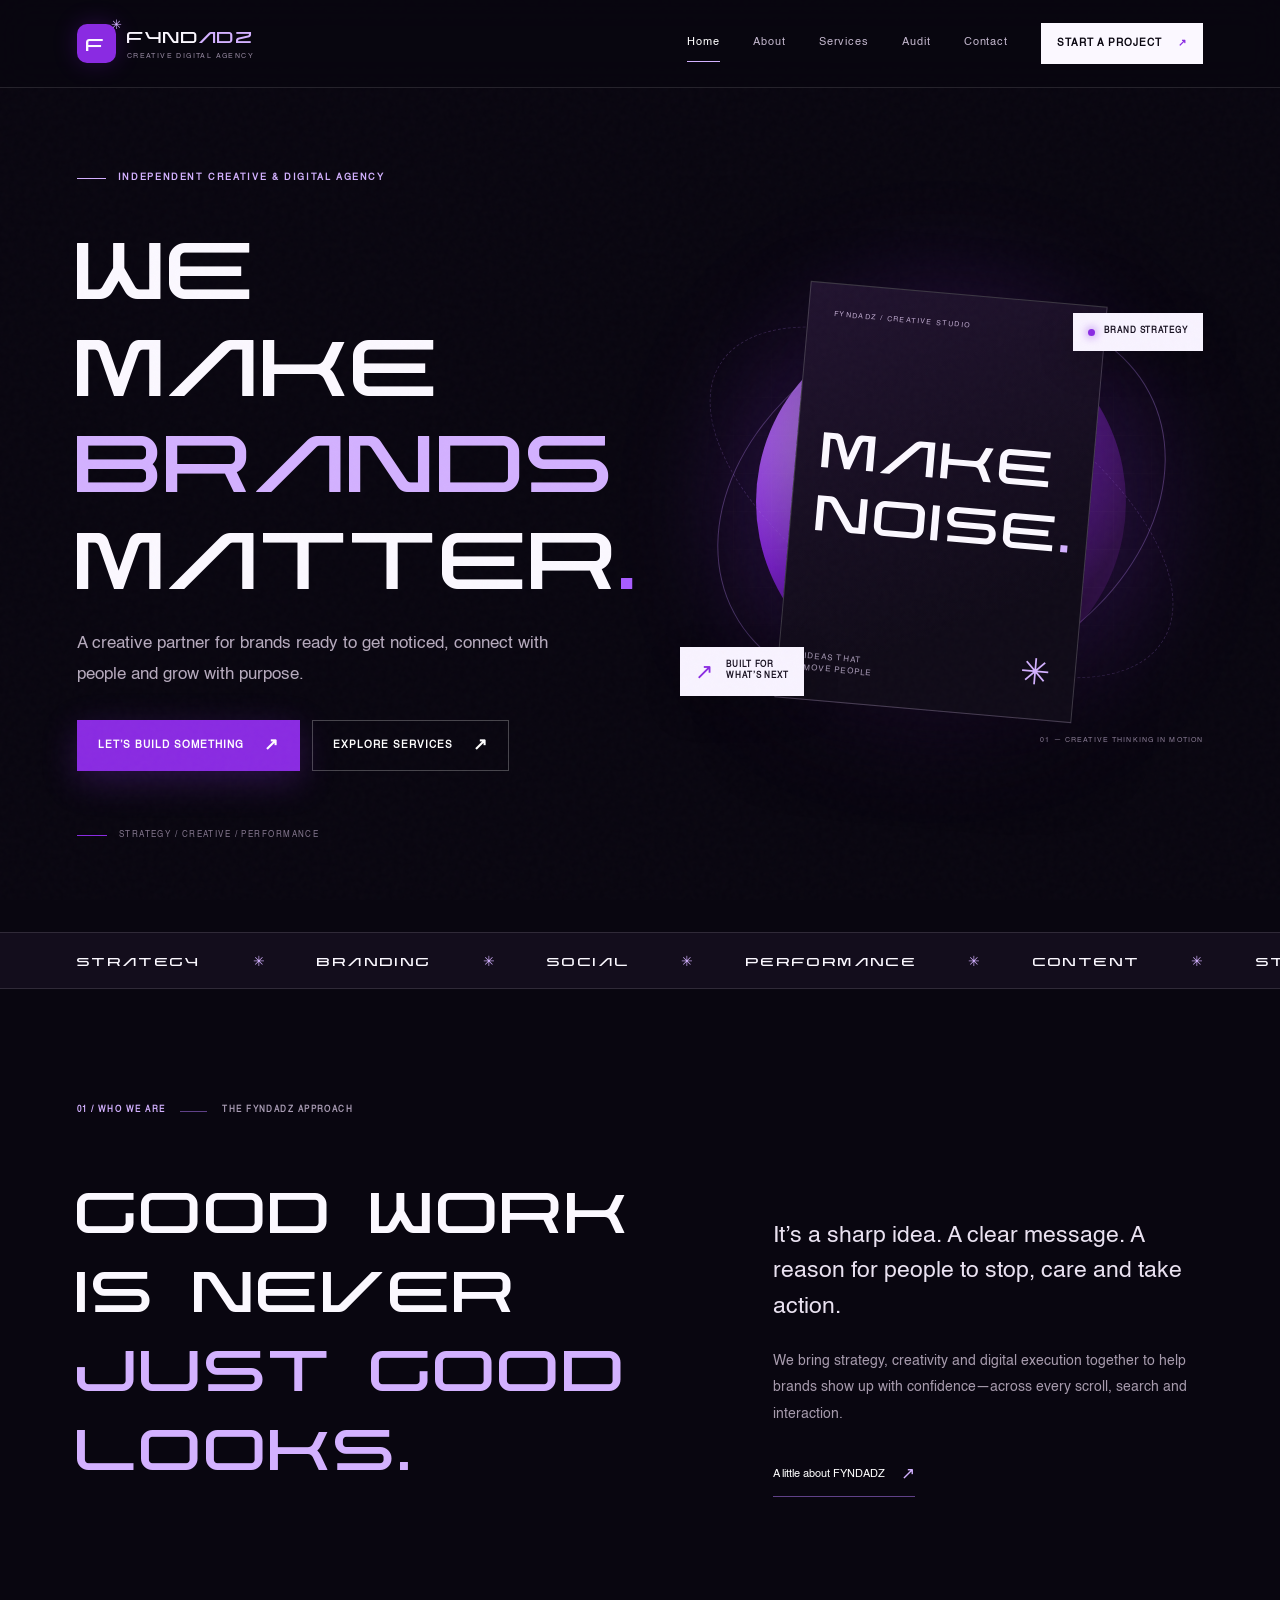
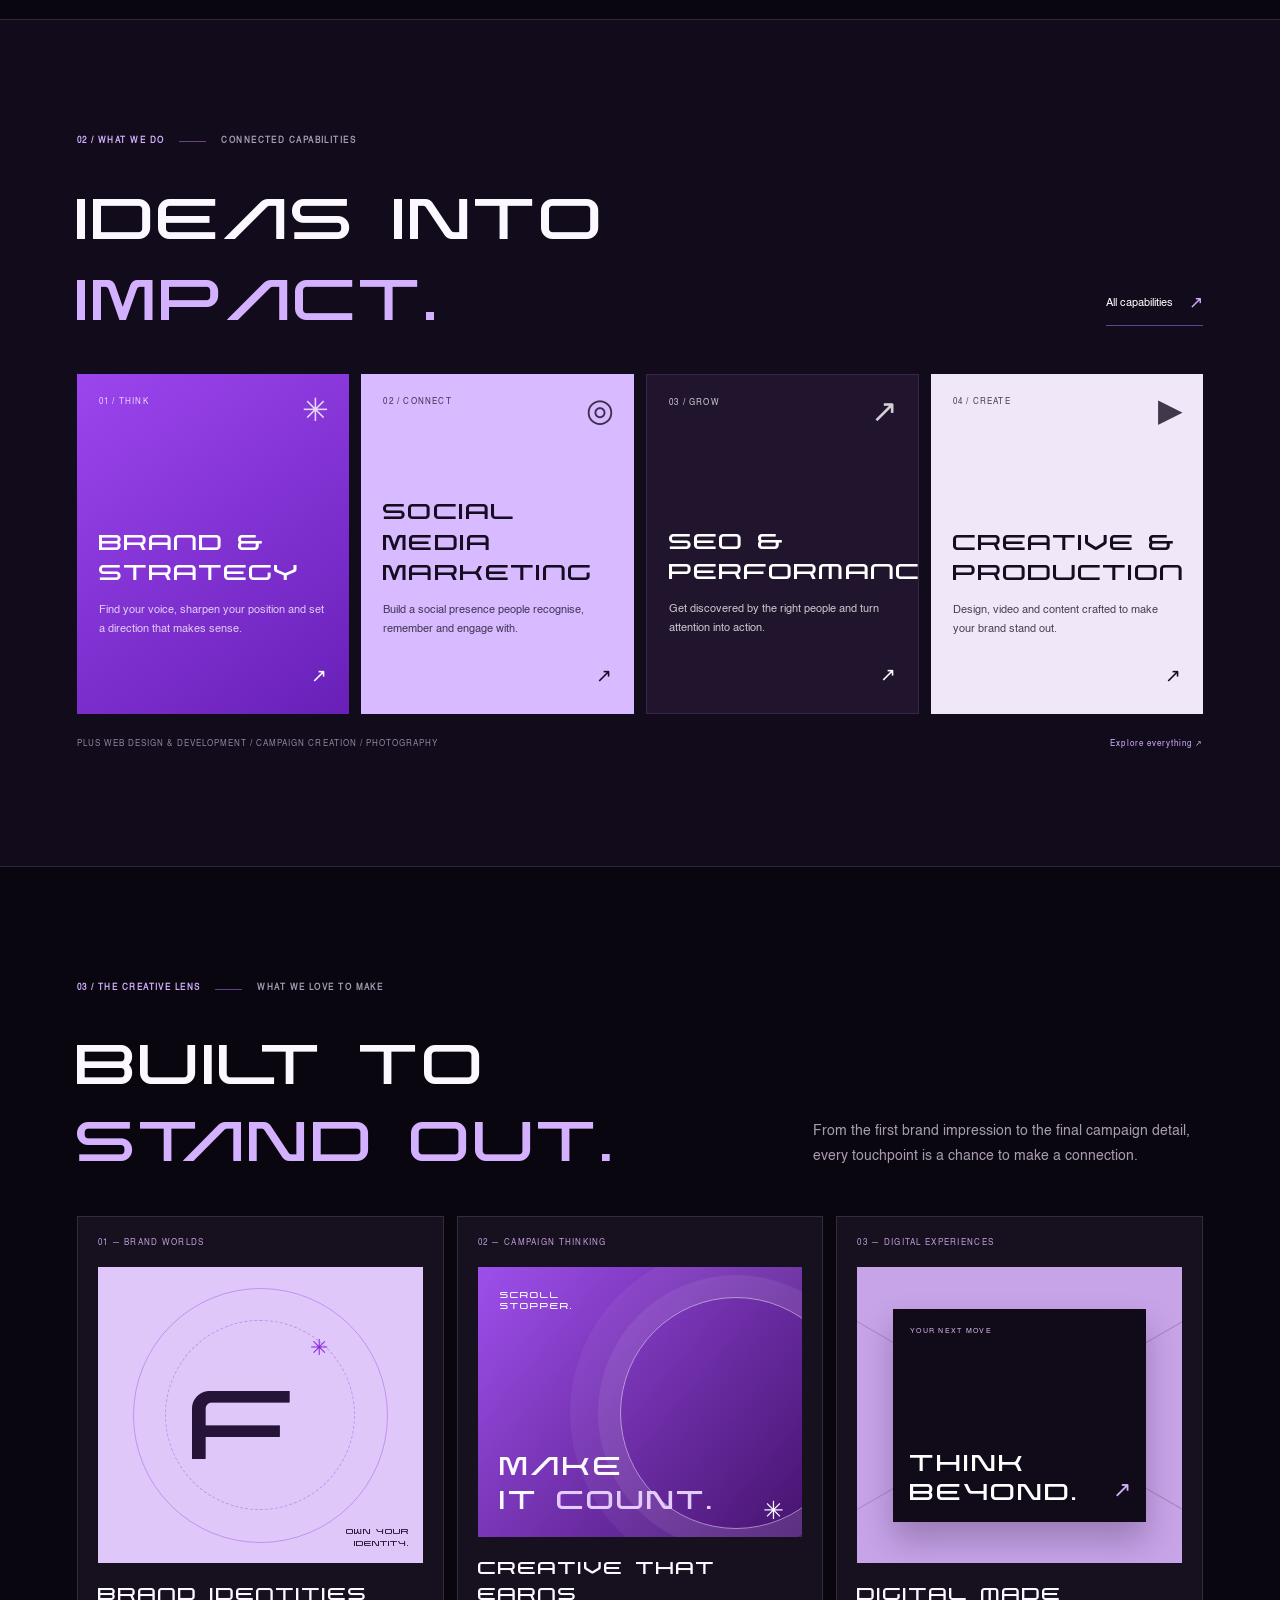
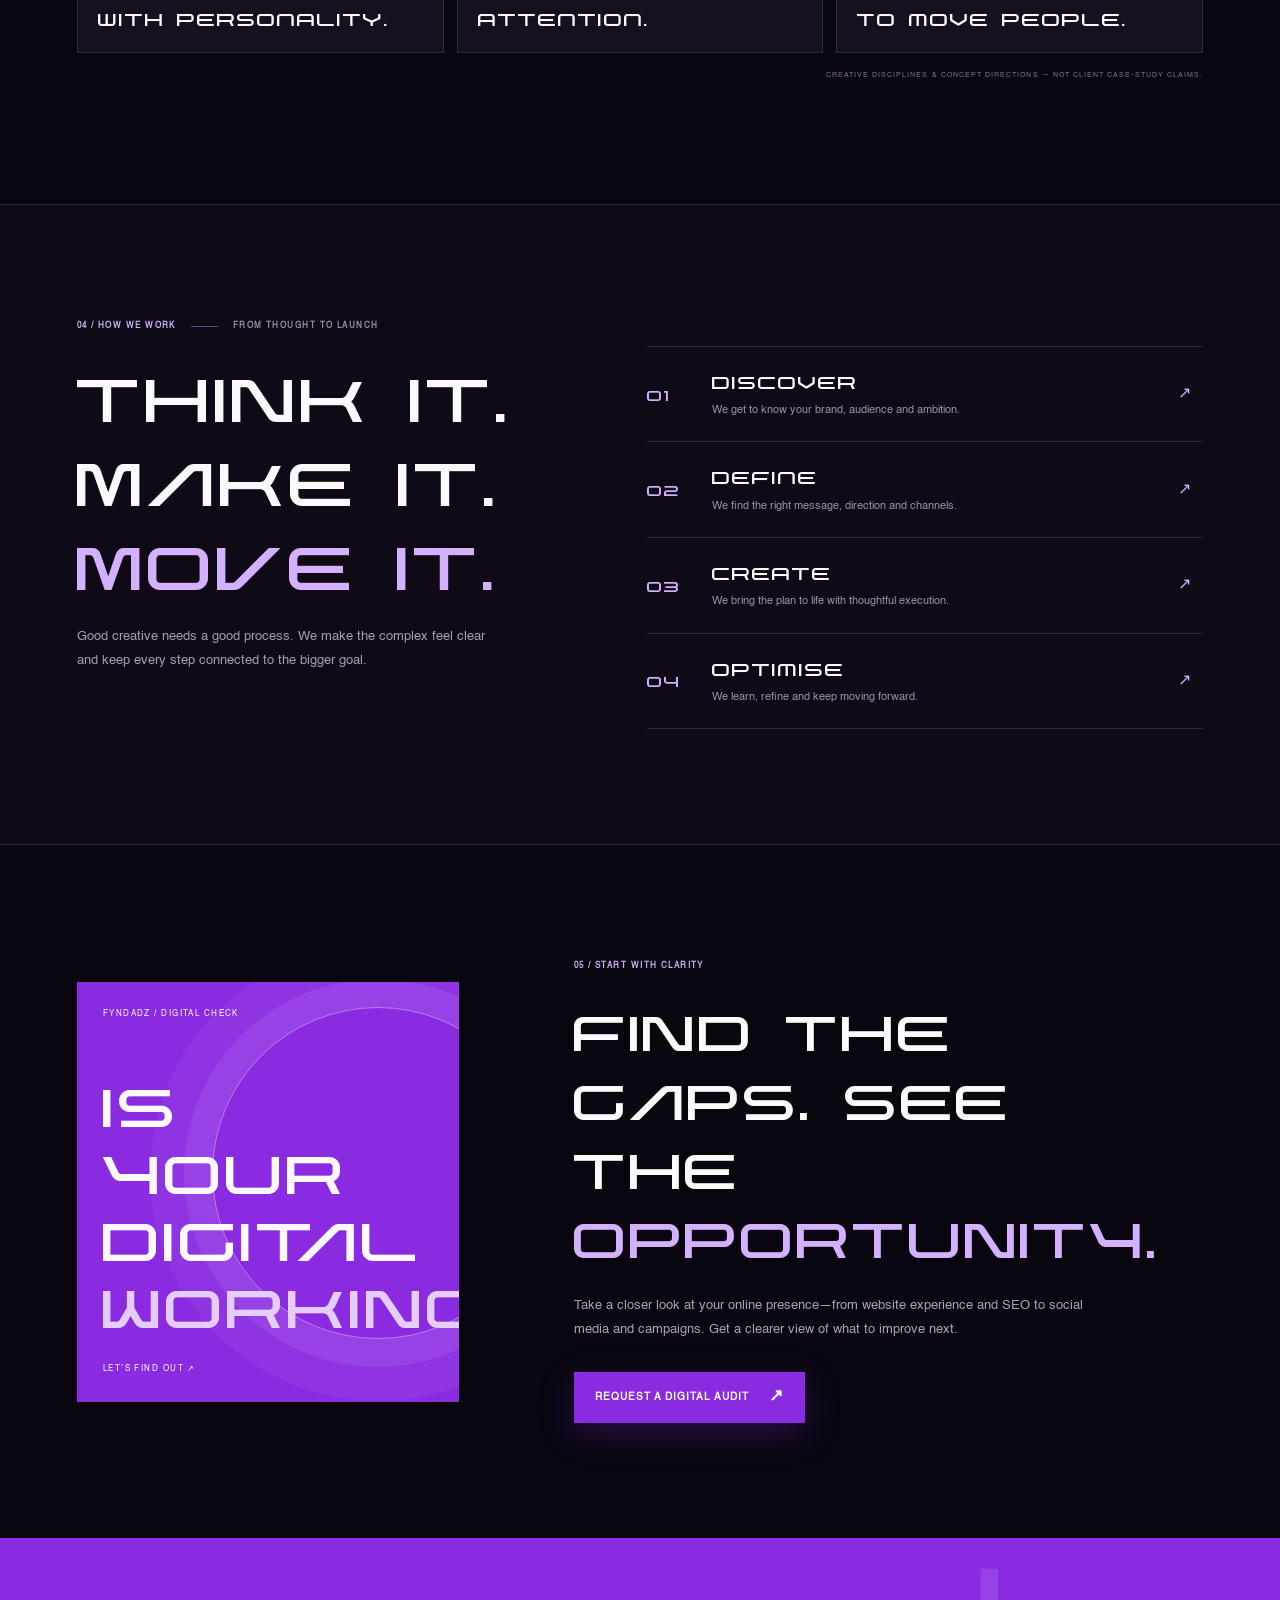
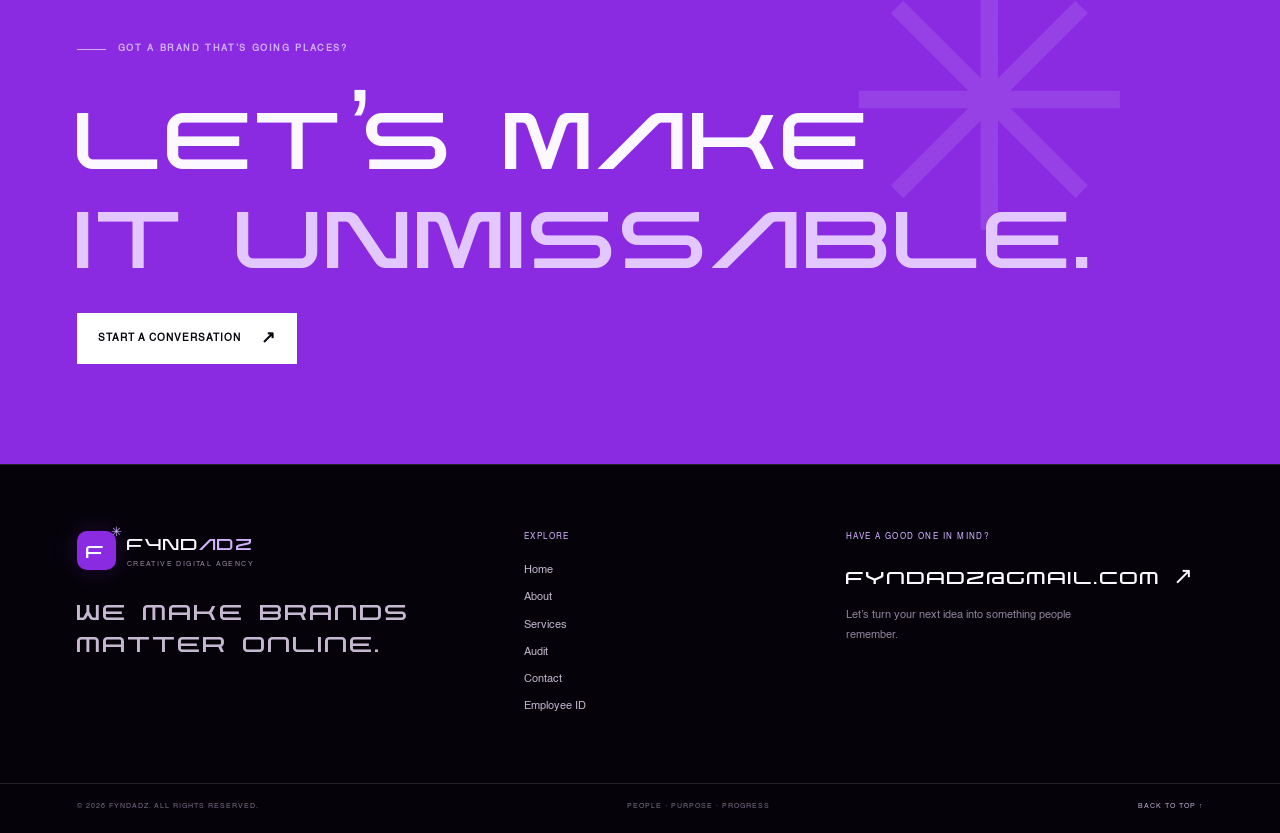
<file: index.html>
<!doctype html>
<html lang="en">
<head>
<meta charset="utf-8">
<meta name="viewport" content="width=device-width,initial-scale=1">
<meta name="theme-color" content="#090610">
<meta name="description" content="FYNDADZ is a creative digital agency building brands through strategy, social media, SEO, advertising, design, websites and content.">
<meta property="og:type" content="website">
<meta property="og:site_name" content="FYNDADZ">
<meta property="og:title" content="Creative minds. Digital impact. | FYNDADZ">
<meta property="og:description" content="FYNDADZ is a creative digital agency building brands through strategy, social media, SEO, advertising, design, websites and content.">
<meta name="color-scheme" content="dark">
<title>Creative minds. Digital impact. | FYNDADZ</title>
<link rel="icon" href="./assets/brand/fynd-adz-symbol.png">
<link rel="preload" href="./assets/fonts/nebula-regular.woff2" as="font" type="font/woff2" crossorigin>
<link rel="preload" href="./assets/fonts/helvetica-regular.woff2" as="font" type="font/woff2" crossorigin>
<link rel="stylesheet" href="./css/agency.css">
<script src="./js/agency.js" defer></script>
</head>
<body class="agency-page page-home">
<a class="skip-link" href="#main">Skip to content</a>
<div class="site-noise" aria-hidden="true"></div>
<header class="site-header" id="siteHeader">
 <a class="brand" href="./index.html" aria-label="FYNDADZ home"><span class="brand-mark">F<span>✳</span></span><span class="brand-word">FYND<span>ADZ</span><small>CREATIVE DIGITAL AGENCY</small></span></a>
 <button class="menu-toggle" id="menuToggle" aria-expanded="false" aria-label="Open navigation" type="button"><i></i><i></i></button>
 <nav class="main-nav" id="mainNav" aria-label="Main navigation"><a href="./index.html" aria-current="page">Home</a><a href="./about.html">About</a><a href="./services.html">Services</a><a href="./audit.html">Audit</a><a href="./contact.html">Contact</a><a class="nav-contact" href="./contact.html">Start a project <span>↗</span></a></nav>
</header>
<main id="main"><section class="hero wrap">
 <div class="hero-copy" data-reveal>
  <p class="eyebrow"><span class="eyebrow-line"></span> INDEPENDENT CREATIVE & DIGITAL AGENCY</p>
  <h1>WE MAKE<br><em>BRANDS</em><br>MATTER<span class="period">.</span></h1>
  <p class="hero-lead">A creative partner for brands ready to get noticed, connect with people and grow with purpose.</p>
  <div class="hero-actions"><a class="button button-primary" href="./contact.html">Let’s build something <span>↗</span></a><a class="button button-ghost" href="./services.html">Explore services <span>↗</span></a></div>
  <div class="hero-footnote"><span class="scroll-line"></span> STRATEGY / CREATIVE / PERFORMANCE</div>
 </div>
 <div class="hero-art" aria-label="Abstract creative agency artwork">
  <div class="art-grid"></div><div class="art-ring ring-one"></div><div class="art-ring ring-two"></div>
  <div class="art-purple-orb"></div>
  <div class="art-poster"><span class="poster-top">FYNDADZ / CREATIVE STUDIO</span><strong>MAKE<br>NOISE<span>.</span></strong><div class="poster-bottom"><span>IDEAS THAT<br>MOVE PEOPLE</span><b>✳</b></div></div>
  <div class="art-chip chip-top"><span class="chip-dot"></span> BRAND STRATEGY</div>
  <div class="art-chip chip-bottom"><b>↗</b><span>BUILT FOR<br>WHAT’S NEXT</span></div>
  <div class="art-caption">01 — CREATIVE THINKING IN MOTION</div>
 </div>
 </section>
 <section class="marquee"><div class="marquee-track"><span>STRATEGY</span><b>✳</b><span>BRANDING</span><b>✳</b><span>SOCIAL</span><b>✳</b><span>PERFORMANCE</span><b>✳</b><span>CONTENT</span><b>✳</b><span>STRATEGY</span><b>✳</b><span>BRANDING</span><b>✳</b><span>SOCIAL</span><b>✳</b><span>PERFORMANCE</span><b>✳</b></div></section>
 <section class="intro-section wrap section-pad">
  <div class="section-index" data-reveal><span>01 / WHO WE ARE</span><i></i><span>THE FYNDADZ APPROACH</span></div>
  <div class="intro-grid"><h2 class="display-title" data-reveal>GOOD WORK<br>IS NEVER<br><em>JUST GOOD LOOKS.</em></h2><div class="intro-copy" data-reveal><p class="copy-large">It’s a sharp idea. A clear message. A reason for people to stop, care and take action.</p><p>We bring strategy, creativity and digital execution together to help brands show up with confidence—across every scroll, search and interaction.</p><a class="line-link" href="./about.html">A little about FYNDADZ <span>↗</span></a></div></div>
 </section>
 <section class="services-section section-pad">
  <div class="wrap"><div class="section-index" data-reveal><span>02 / WHAT WE DO</span><i></i><span>CONNECTED CAPABILITIES</span></div>
   <div class="section-heading-row"><h2 class="display-title" data-reveal>IDEAS INTO<br><em>IMPACT.</em></h2><a class="line-link" href="./services.html">All capabilities <span>↗</span></a></div>
   <div class="service-cards">
    <a class="agency-service-card card-violet" href="./services.html#strategy" data-reveal><span class="service-card-top">01 / THINK</span><span class="service-card-icon">✳</span><h3>Brand &<br>Strategy</h3><p>Find your voice, sharpen your position and set a direction that makes sense.</p><span class="service-card-arrow">↗</span></a>
    <a class="agency-service-card card-lilac" href="./services.html#social" data-reveal><span class="service-card-top">02 / CONNECT</span><span class="service-card-icon">◎</span><h3>Social Media<br>Marketing</h3><p>Build a social presence people recognise, remember and engage with.</p><span class="service-card-arrow">↗</span></a>
    <a class="agency-service-card card-dark" href="./services.html#performance" data-reveal><span class="service-card-top">03 / GROW</span><span class="service-card-icon">↗</span><h3>SEO &<br>Performance</h3><p>Get discovered by the right people and turn attention into action.</p><span class="service-card-arrow">↗</span></a>
    <a class="agency-service-card card-paper" href="./services.html#production" data-reveal><span class="service-card-top">04 / CREATE</span><span class="service-card-icon">▶</span><h3>Creative &<br>Production</h3><p>Design, video and content crafted to make your brand stand out.</p><span class="service-card-arrow">↗</span></a>
   </div>
   <div class="capability-note"><span>PLUS WEB DESIGN & DEVELOPMENT / CAMPAIGN CREATION / PHOTOGRAPHY</span><a href="./services.html">Explore everything ↗</a></div>
  </div>
 </section>
 <section class="showcase-section section-pad">
  <div class="wrap"><div class="section-index" data-reveal><span>03 / THE CREATIVE LENS</span><i></i><span>WHAT WE LOVE TO MAKE</span></div>
   <div class="showcase-heading"><h2 class="display-title" data-reveal>BUILT TO<br><em>STAND OUT.</em></h2><p data-reveal>From the first brand impression to the final campaign detail, every touchpoint is a chance to make a connection.</p></div>
   <div class="showcase-grid">
    <article class="showcase-tile showcase-brand" data-reveal><span>01 — BRAND WORLDS</span><div class="showcase-brand-art"><b>F<span>✳</span></b><small>OWN YOUR<br>IDENTITY.</small></div><h3>Brand identities<br>with personality.</h3></article>
    <article class="showcase-tile showcase-campaign" data-reveal><span>02 — CAMPAIGN THINKING</span><div class="campaign-art"><small>SCROLL<br>STOPPER.</small><b>MAKE<br>IT <em>COUNT.</em></b><i>✳</i></div><h3>Creative that earns<br>attention.</h3></article>
    <article class="showcase-tile showcase-digital" data-reveal><span>03 — DIGITAL EXPERIENCES</span><div class="digital-art"><div class="digital-window"><small>YOUR NEXT MOVE</small><b>THINK<br>BEYOND.</b><i>↗</i></div></div><h3>Digital made<br>to move people.</h3></article>
   </div>
   <p class="showcase-disclaimer">CREATIVE DISCIPLINES & CONCEPT DIRECTIONS — NOT CLIENT CASE-STUDY CLAIMS.</p>
  </div>
 </section>
 <section class="process-section section-pad"><div class="wrap process-layout"><div class="process-intro"><div class="section-index section-index-light" data-reveal><span>04 / HOW WE WORK</span><i></i><span>FROM THOUGHT TO LAUNCH</span></div><h2 class="display-title" data-reveal>THINK IT.<br>MAKE IT.<br><em>MOVE IT.</em></h2><p data-reveal>Good creative needs a good process. We make the complex feel clear and keep every step connected to the bigger goal.</p></div><div class="process-list"><div data-reveal><span>01</span><div><b>Discover</b><p>We get to know your brand, audience and ambition.</p></div><i>↗</i></div><div data-reveal><span>02</span><div><b>Define</b><p>We find the right message, direction and channels.</p></div><i>↗</i></div><div data-reveal><span>03</span><div><b>Create</b><p>We bring the plan to life with thoughtful execution.</p></div><i>↗</i></div><div data-reveal><span>04</span><div><b>Optimise</b><p>We learn, refine and keep moving forward.</p></div><i>↗</i></div></div></div></section>
 <section class="audit-feature wrap section-pad"><div class="audit-art" data-reveal><span>FYNDADZ / DIGITAL CHECK</span><div class="audit-art-circle"></div><strong>IS YOUR<br>DIGITAL<br><em>WORKING?</em></strong><small>LET’S FIND OUT ↗</small></div><div class="audit-feature-copy" data-reveal><div class="section-index"><span>05 / START WITH CLARITY</span></div><h2 class="display-title">FIND THE<br>GAPS. SEE THE<br><em>OPPORTUNITY.</em></h2><p>Take a closer look at your online presence—from website experience and SEO to social media and campaigns. Get a clearer view of what to improve next.</p><a class="button button-primary" href="./audit.html">Request a digital audit <span>↗</span></a></div></section>
 <section class="final-cta"><div class="wrap final-cta-inner"><p class="eyebrow"><span class="eyebrow-line"></span> GOT A BRAND THAT’S GOING PLACES?</p><h2>LET’S MAKE<br><em>IT UNMISSABLE.</em></h2><a class="button button-light" href="./contact.html">Start a conversation <span>↗</span></a><span class="cta-symbol">✳</span></div></section></main>
<footer class="site-footer">
 <div class="footer-top wrap">
  <div class="footer-brand"><a class="brand" href="./index.html"><span class="brand-mark">F<span>✳</span></span><span class="brand-word">FYND<span>ADZ</span><small>CREATIVE DIGITAL AGENCY</small></span></a><p>We make brands<br>matter online.</p></div>
  <div class="footer-links"><span class="footer-label">EXPLORE</span><a href="./index.html">Home</a><a href="./about.html">About</a><a href="./services.html">Services</a><a href="./audit.html">Audit</a><a href="./contact.html">Contact</a><a href="./employees.html">Employee ID</a></div>
  <div class="footer-connect"><span class="footer-label">HAVE A GOOD ONE IN MIND?</span><a class="footer-mail" href="mailto:fyndadz@gmail.com">fyndadz@gmail.com ↗</a><p>Let’s turn your next idea into something people remember.</p></div>
 </div>
 <div class="footer-bottom wrap"><span>© <span data-year></span> FYNDADZ. ALL RIGHTS RESERVED.</span><span>PEOPLE · PURPOSE · PROGRESS</span><a href="#top">BACK TO TOP ↑</a></div>
</footer>
</body></html>
</file>
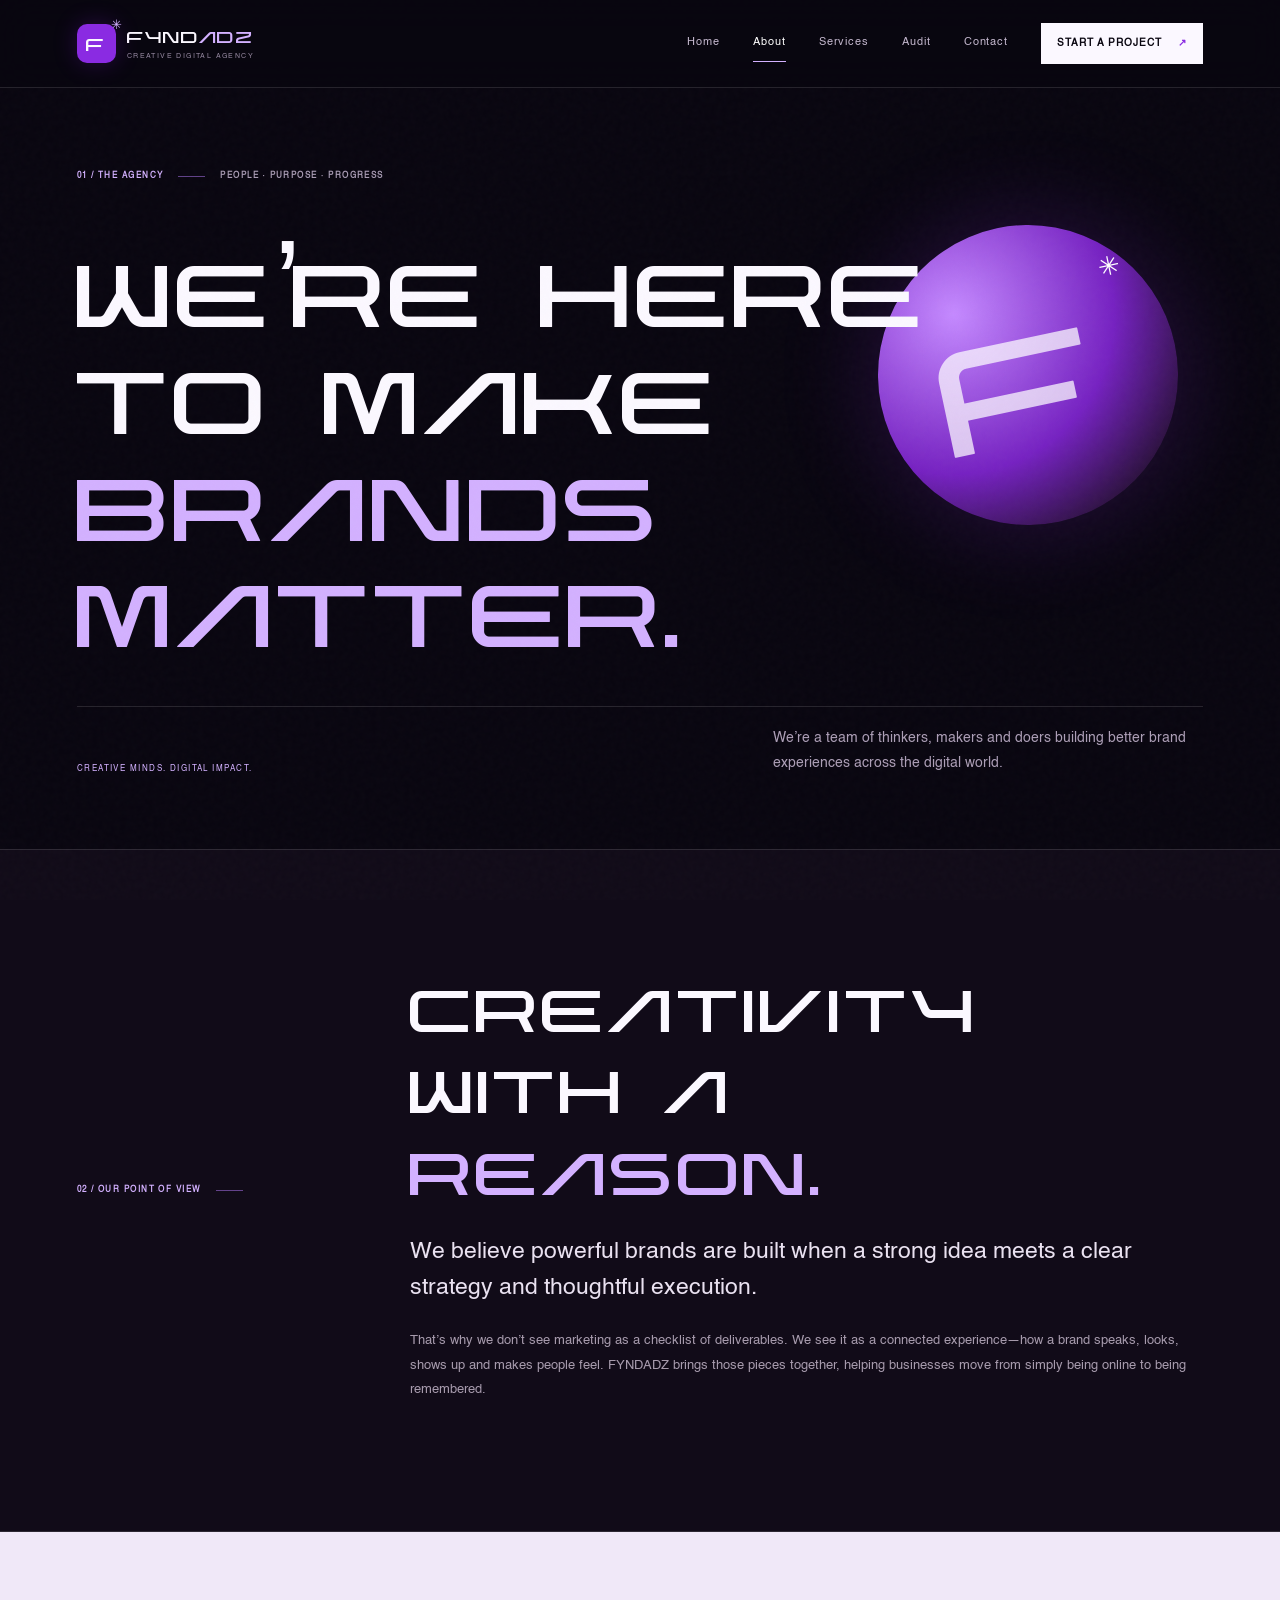
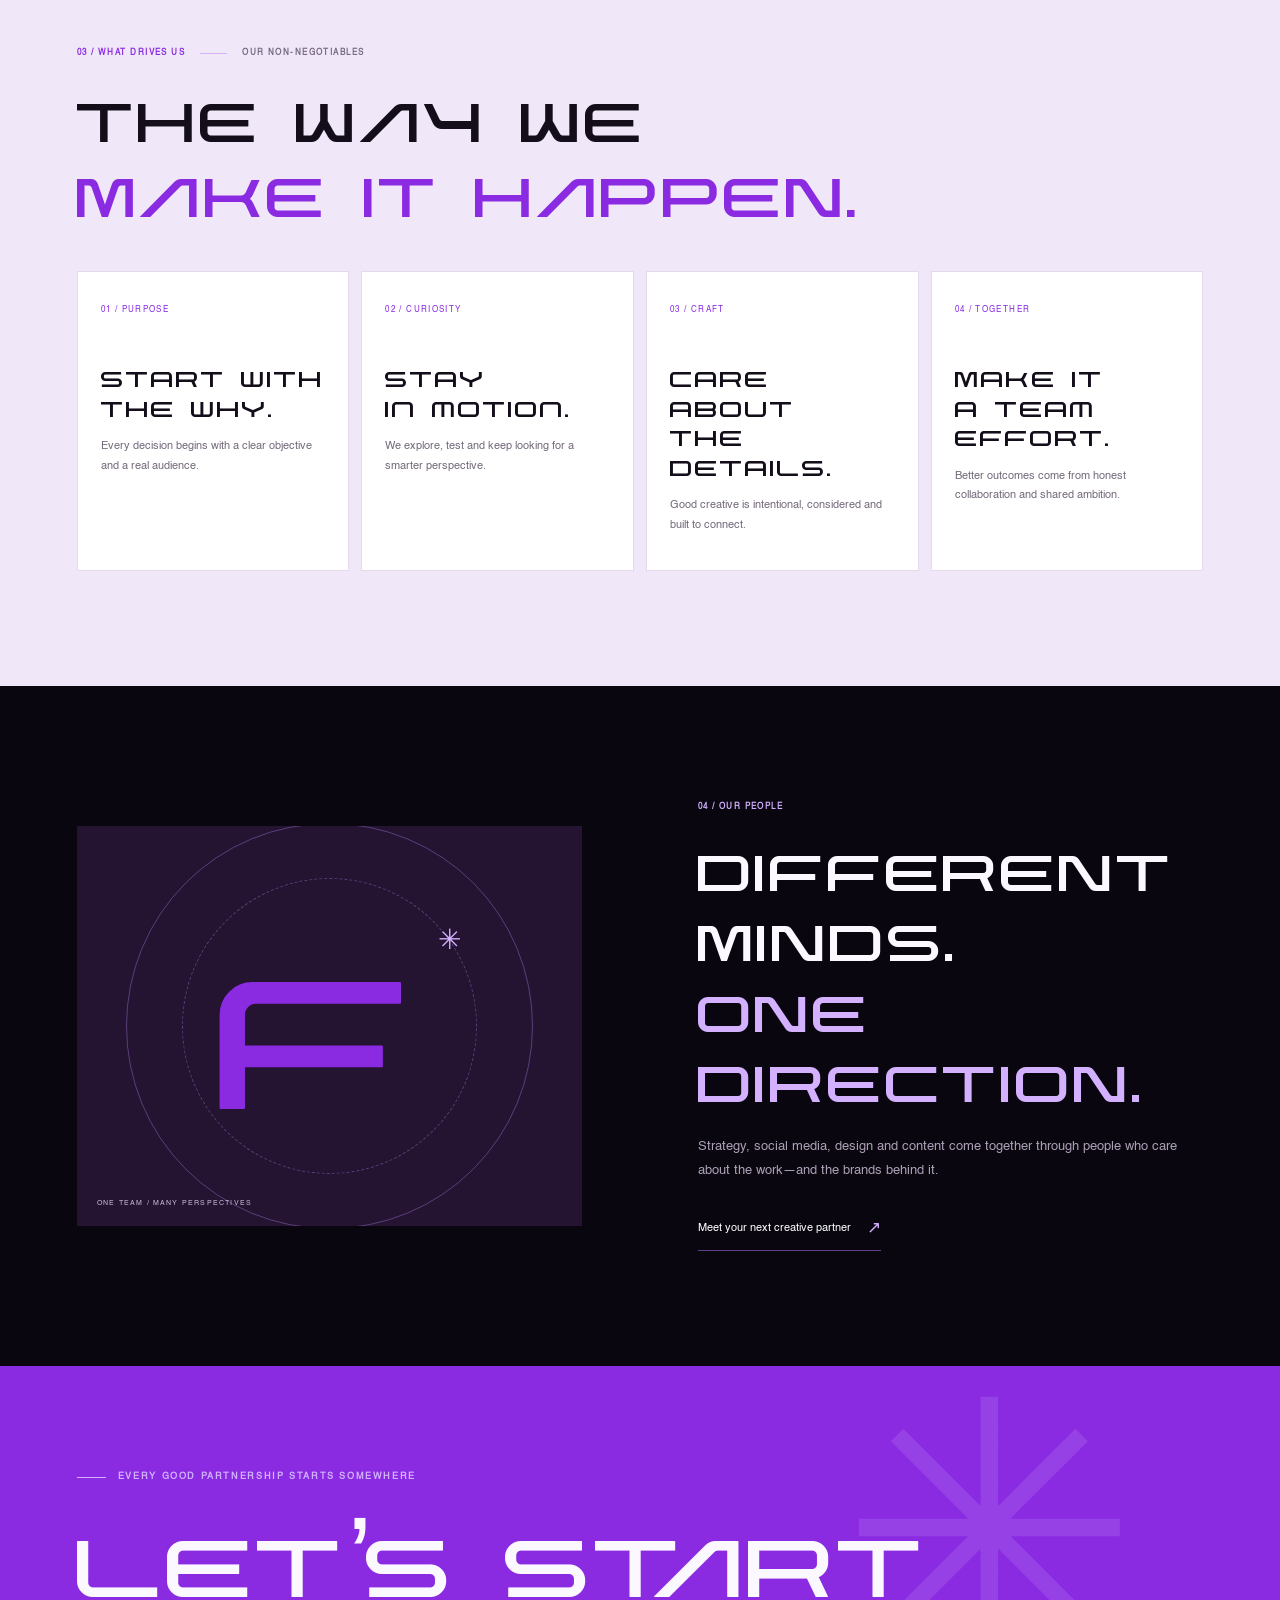
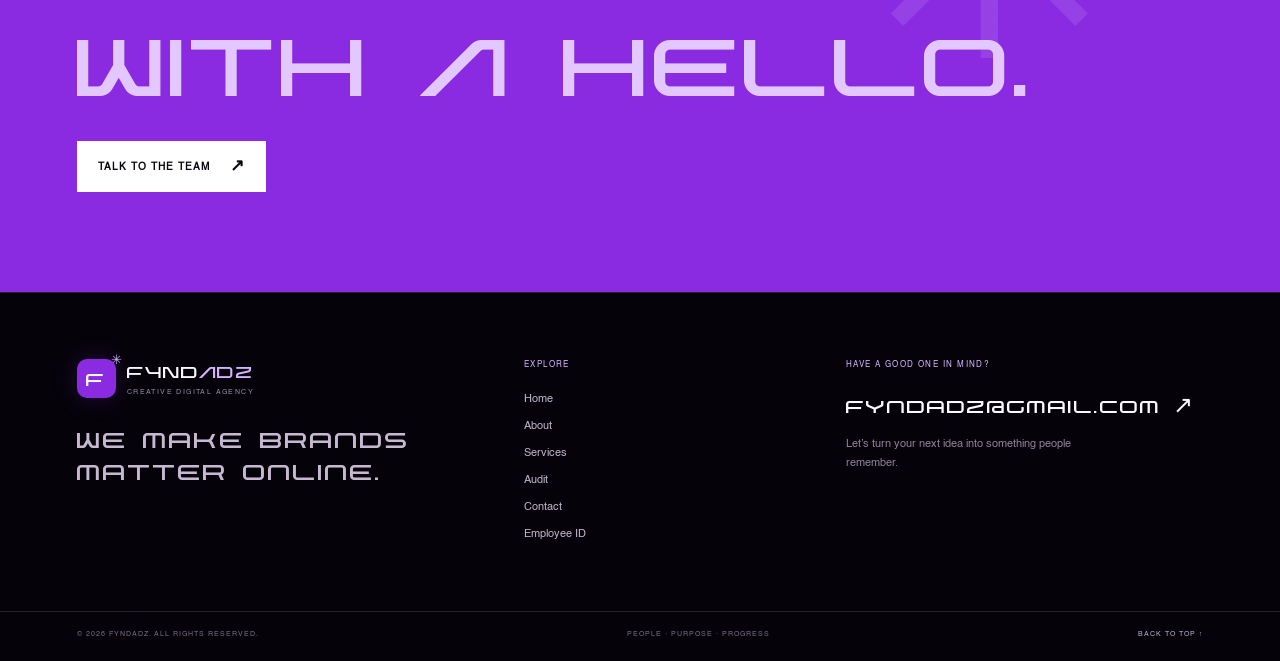
<file: about.html>
<!doctype html>
<html lang="en">
<head>
<meta charset="utf-8">
<meta name="viewport" content="width=device-width,initial-scale=1">
<meta name="theme-color" content="#090610">
<meta name="description" content="Meet FYNDADZ, a creative digital agency connecting strategy, design, content and digital growth.">
<meta property="og:type" content="website">
<meta property="og:site_name" content="FYNDADZ">
<meta property="og:title" content="About FYNDADZ | FYNDADZ">
<meta property="og:description" content="Meet FYNDADZ, a creative digital agency connecting strategy, design, content and digital growth.">
<meta name="color-scheme" content="dark">
<title>About FYNDADZ | FYNDADZ</title>
<link rel="icon" href="./assets/brand/fynd-adz-symbol.png">
<link rel="preload" href="./assets/fonts/nebula-regular.woff2" as="font" type="font/woff2" crossorigin>
<link rel="preload" href="./assets/fonts/helvetica-regular.woff2" as="font" type="font/woff2" crossorigin>
<link rel="stylesheet" href="./css/agency.css">
<script src="./js/agency.js" defer></script>
</head>
<body class="agency-page page-about">
<a class="skip-link" href="#main">Skip to content</a>
<div class="site-noise" aria-hidden="true"></div>
<header class="site-header" id="siteHeader">
 <a class="brand" href="./index.html" aria-label="FYNDADZ home"><span class="brand-mark">F<span>✳</span></span><span class="brand-word">FYND<span>ADZ</span><small>CREATIVE DIGITAL AGENCY</small></span></a>
 <button class="menu-toggle" id="menuToggle" aria-expanded="false" aria-label="Open navigation" type="button"><i></i><i></i></button>
 <nav class="main-nav" id="mainNav" aria-label="Main navigation"><a href="./index.html">Home</a><a href="./about.html" aria-current="page">About</a><a href="./services.html">Services</a><a href="./audit.html">Audit</a><a href="./contact.html">Contact</a><a class="nav-contact" href="./contact.html">Start a project <span>↗</span></a></nav>
</header>
<main id="main"><section class="inner-hero wrap"><div class="section-index" data-reveal><span>01 / THE AGENCY</span><i></i><span>PEOPLE · PURPOSE · PROGRESS</span></div><h1 class="inner-title" data-reveal>WE’RE HERE<br>TO MAKE<br><em>BRANDS MATTER.</em></h1><div class="inner-hero-bottom" data-reveal><span>CREATIVE MINDS. DIGITAL IMPACT.</span><p>We’re a team of thinkers, makers and doers building better brand experiences across the digital world.</p></div><div class="inner-orb" aria-hidden="true">F<span>✳</span></div></section>
<section class="about-manifesto section-pad"><div class="wrap manifesto-grid"><div class="section-index" data-reveal><span>02 / OUR POINT OF VIEW</span><i></i></div><div data-reveal><h2 class="display-title">CREATIVITY<br>WITH A<br><em>REASON.</em></h2><p class="copy-large">We believe powerful brands are built when a strong idea meets a clear strategy and thoughtful execution.</p><p>That’s why we don’t see marketing as a checklist of deliverables. We see it as a connected experience—how a brand speaks, looks, shows up and makes people feel. FYNDADZ brings those pieces together, helping businesses move from simply being online to being remembered.</p></div></div></section>
<section class="about-values section-pad"><div class="wrap"><div class="section-index" data-reveal><span>03 / WHAT DRIVES US</span><i></i><span>OUR NON-NEGOTIABLES</span></div><h2 class="display-title" data-reveal>THE WAY WE<br><em>MAKE IT HAPPEN.</em></h2><div class="value-grid"><article data-reveal><span>01 / PURPOSE</span><b>Start with<br>the why.</b><p>Every decision begins with a clear objective and a real audience.</p></article><article data-reveal><span>02 / CURIOSITY</span><b>Stay<br>in motion.</b><p>We explore, test and keep looking for a smarter perspective.</p></article><article data-reveal><span>03 / CRAFT</span><b>Care about<br>the details.</b><p>Good creative is intentional, considered and built to connect.</p></article><article data-reveal><span>04 / TOGETHER</span><b>Make it<br>a team effort.</b><p>Better outcomes come from honest collaboration and shared ambition.</p></article></div></div></section>
<section class="about-belief wrap section-pad"><div class="belief-art" data-reveal><span class="belief-big">F</span><span class="belief-star">✳</span><small>ONE TEAM / MANY PERSPECTIVES</small></div><div data-reveal><div class="section-index"><span>04 / OUR PEOPLE</span></div><h2 class="display-title">DIFFERENT<br>MINDS.<br><em>ONE DIRECTION.</em></h2><p>Strategy, social media, design and content come together through people who care about the work—and the brands behind it.</p><a class="line-link" href="./contact.html">Meet your next creative partner <span>↗</span></a></div></section>
<section class="final-cta"><div class="wrap final-cta-inner"><p class="eyebrow"><span class="eyebrow-line"></span> EVERY GOOD PARTNERSHIP STARTS SOMEWHERE</p><h2>LET’S START<br><em>WITH A HELLO.</em></h2><a class="button button-light" href="./contact.html">Talk to the team <span>↗</span></a><span class="cta-symbol">✳</span></div></section></main>
<footer class="site-footer">
 <div class="footer-top wrap">
  <div class="footer-brand"><a class="brand" href="./index.html"><span class="brand-mark">F<span>✳</span></span><span class="brand-word">FYND<span>ADZ</span><small>CREATIVE DIGITAL AGENCY</small></span></a><p>We make brands<br>matter online.</p></div>
  <div class="footer-links"><span class="footer-label">EXPLORE</span><a href="./index.html">Home</a><a href="./about.html">About</a><a href="./services.html">Services</a><a href="./audit.html">Audit</a><a href="./contact.html">Contact</a><a href="./employees.html">Employee ID</a></div>
  <div class="footer-connect"><span class="footer-label">HAVE A GOOD ONE IN MIND?</span><a class="footer-mail" href="mailto:fyndadz@gmail.com">fyndadz@gmail.com ↗</a><p>Let’s turn your next idea into something people remember.</p></div>
 </div>
 <div class="footer-bottom wrap"><span>© <span data-year></span> FYNDADZ. ALL RIGHTS RESERVED.</span><span>PEOPLE · PURPOSE · PROGRESS</span><a href="#top">BACK TO TOP ↑</a></div>
</footer>
</body></html>
</file>
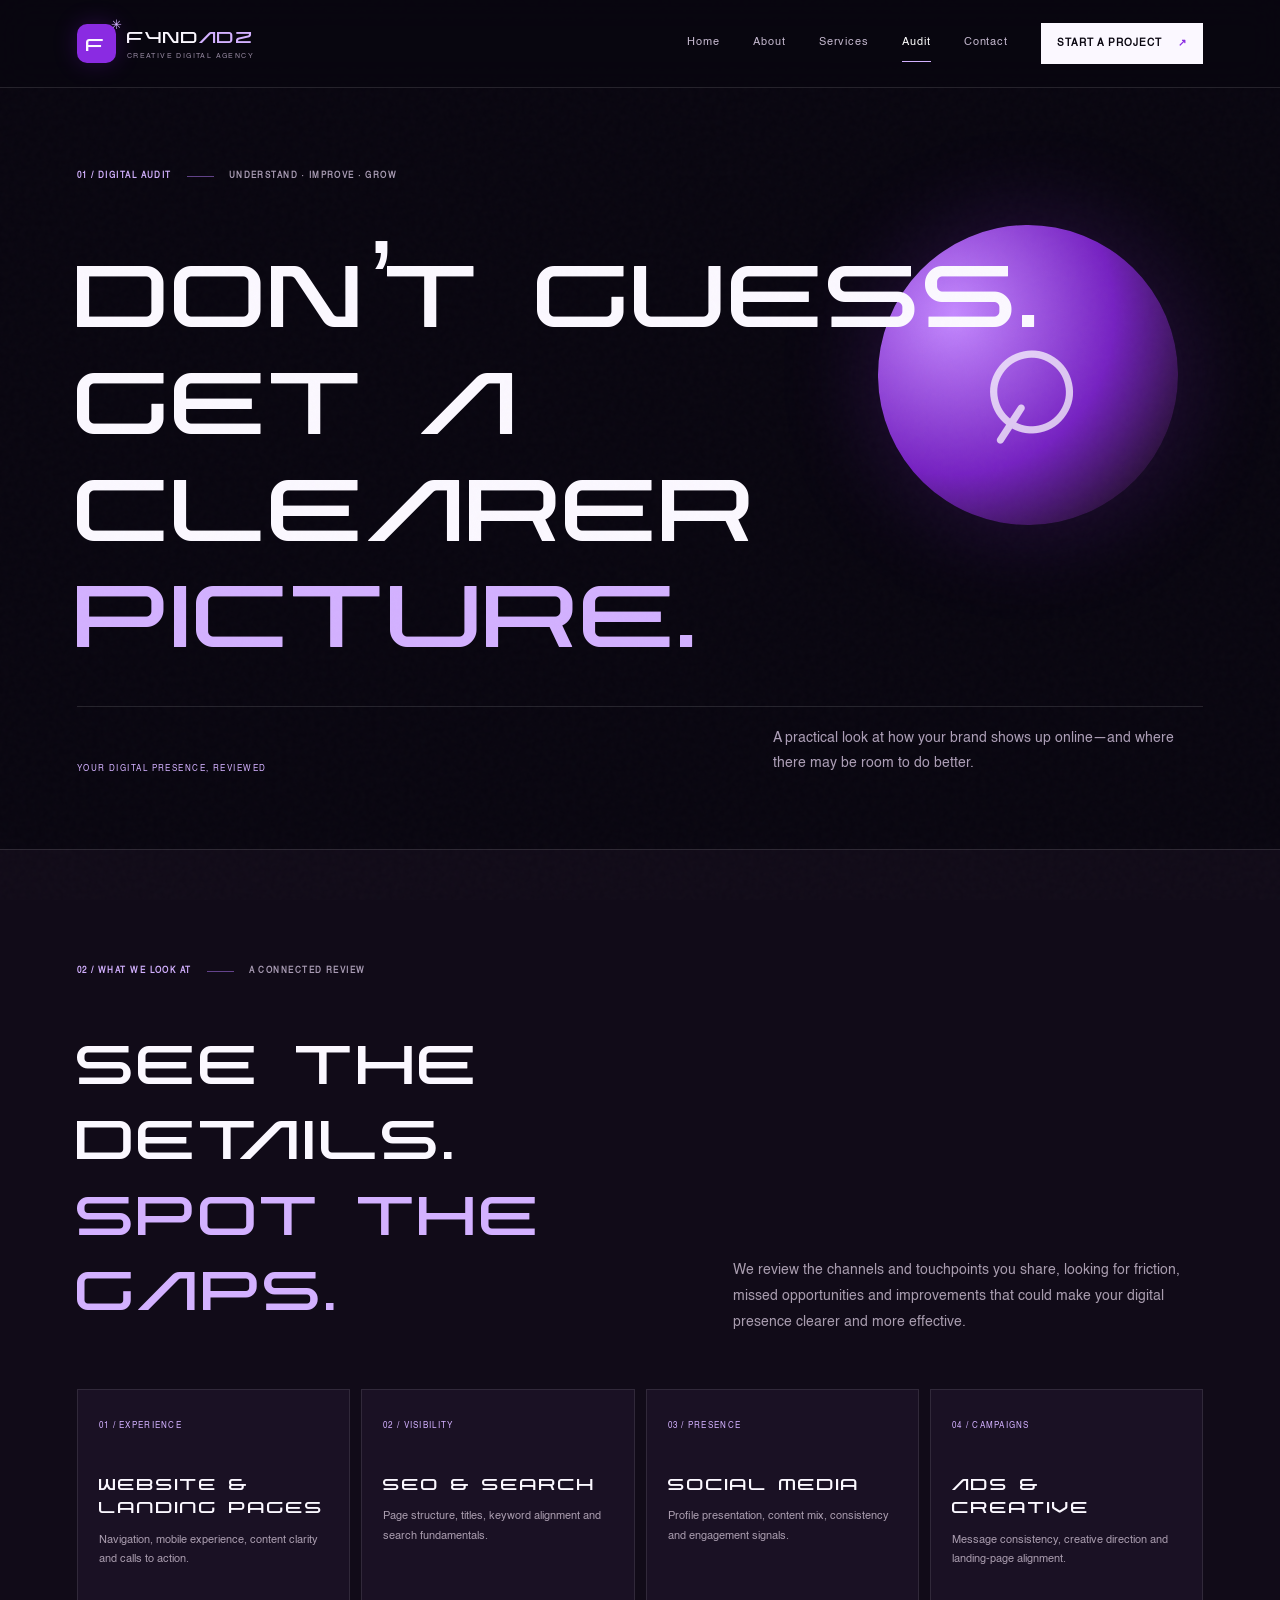
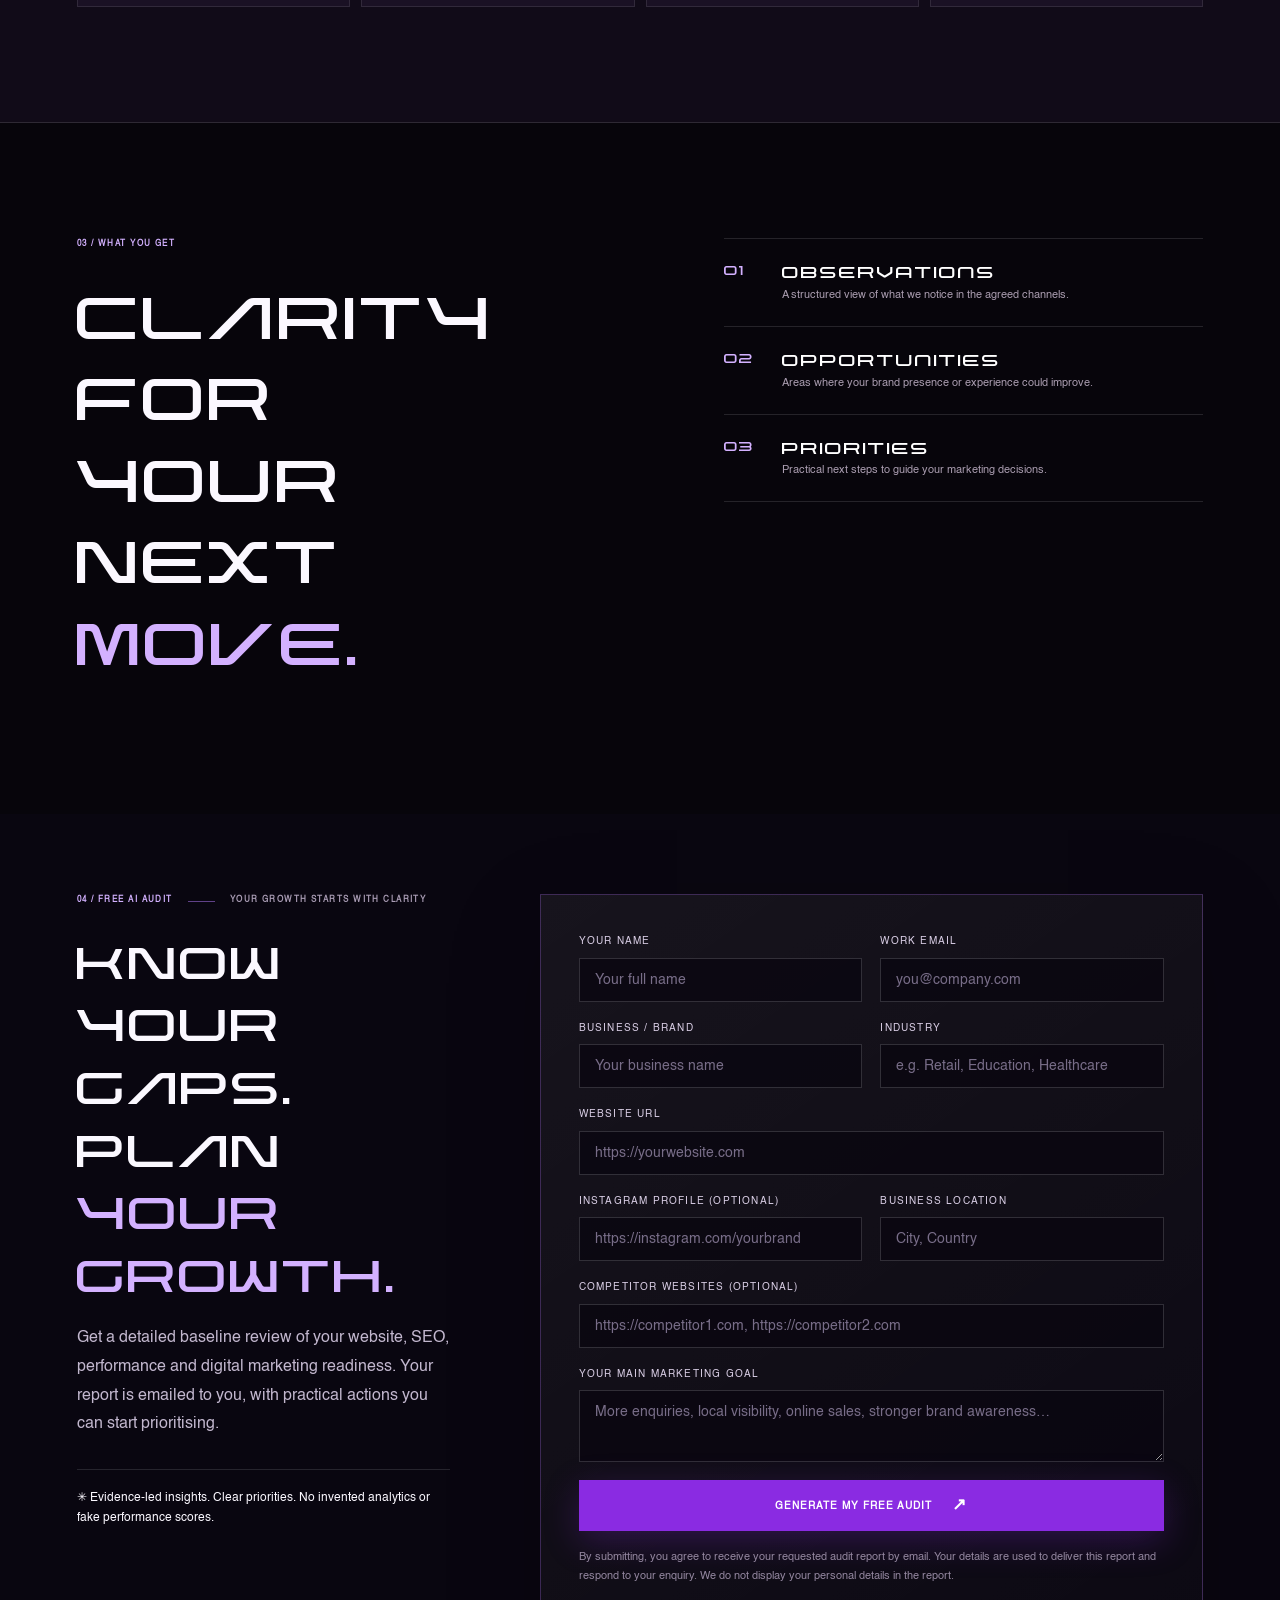
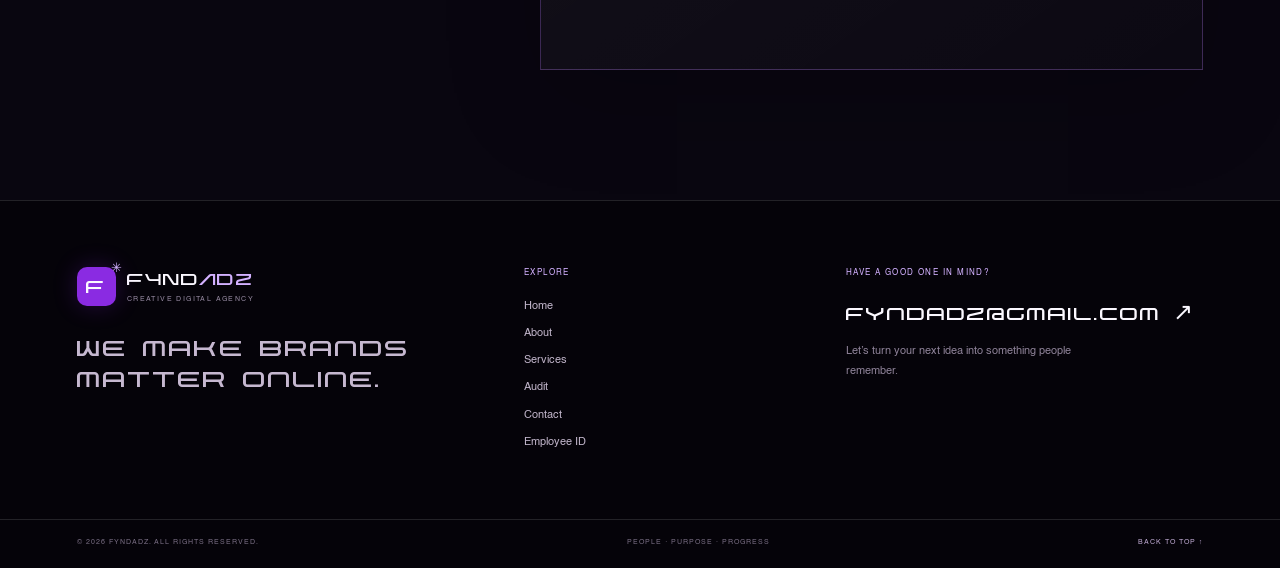
<file: audit.html>
<!doctype html>
<html lang="en">
<head>
<meta charset="utf-8">
<meta name="viewport" content="width=device-width,initial-scale=1">
<meta name="theme-color" content="#090610">
<meta name="description" content="Request a digital presence audit from FYNDADZ. Review your website, SEO, social media and campaigns with practical next steps.">
<meta property="og:type" content="website">
<meta property="og:site_name" content="FYNDADZ">
<meta property="og:title" content="Digital Audit | FYNDADZ">
<meta property="og:description" content="Request a digital presence audit from FYNDADZ. Review your website, SEO, social media and campaigns with practical next steps.">
<meta name="color-scheme" content="dark">
<title>Digital Audit | FYNDADZ</title>
<link rel="icon" href="./assets/brand/fynd-adz-symbol.png">
<link rel="preload" href="./assets/fonts/nebula-regular.woff2" as="font" type="font/woff2" crossorigin>
<link rel="preload" href="./assets/fonts/helvetica-regular.woff2" as="font" type="font/woff2" crossorigin>
<link rel="stylesheet" href="./css/agency.css">
<link rel="stylesheet" href="./css/audit-tool.css">
<script src="./js/agency.js" defer></script>
<script src="./js/audit-tool.js" defer></script>
</head>
<body class="agency-page page-audit">
<a class="skip-link" href="#main">Skip to content</a>
<div class="site-noise" aria-hidden="true"></div>
<header class="site-header" id="siteHeader">
 <a class="brand" href="./index.html" aria-label="FYNDADZ home"><span class="brand-mark">F<span>✳</span></span><span class="brand-word">FYND<span>ADZ</span><small>CREATIVE DIGITAL AGENCY</small></span></a>
 <button class="menu-toggle" id="menuToggle" aria-expanded="false" aria-label="Open navigation" type="button"><i></i><i></i></button>
 <nav class="main-nav" id="mainNav" aria-label="Main navigation"><a href="./index.html">Home</a><a href="./about.html">About</a><a href="./services.html">Services</a><a href="./audit.html" aria-current="page">Audit</a><a href="./contact.html">Contact</a><a class="nav-contact" href="./contact.html">Start a project <span>↗</span></a></nav>
</header>
<main id="main"><section class="inner-hero wrap"><div class="section-index" data-reveal><span>01 / DIGITAL AUDIT</span><i></i><span>UNDERSTAND · IMPROVE · GROW</span></div><h1 class="inner-title" data-reveal>DON’T GUESS.<br>GET A CLEARER<br><em>PICTURE.</em></h1><div class="inner-hero-bottom" data-reveal><span>YOUR DIGITAL PRESENCE, REVIEWED</span><p>A practical look at how your brand shows up online—and where there may be room to do better.</p></div><div class="inner-orb audit-orb" aria-hidden="true">⌕</div></section>
<section class="audit-review-section section-pad"><div class="wrap"><div class="section-index" data-reveal><span>02 / WHAT WE LOOK AT</span><i></i><span>A CONNECTED REVIEW</span></div><div class="audit-review-head"><h2 class="display-title" data-reveal>SEE THE<br>DETAILS.<br><em>SPOT THE GAPS.</em></h2><p data-reveal>We review the channels and touchpoints you share, looking for friction, missed opportunities and improvements that could make your digital presence clearer and more effective.</p></div><div class="audit-review-grid"><article data-reveal><span>01 / EXPERIENCE</span><h3>Website & landing pages</h3><p>Navigation, mobile experience, content clarity and calls to action.</p></article><article data-reveal><span>02 / VISIBILITY</span><h3>SEO & search</h3><p>Page structure, titles, keyword alignment and search fundamentals.</p></article><article data-reveal><span>03 / PRESENCE</span><h3>Social media</h3><p>Profile presentation, content mix, consistency and engagement signals.</p></article><article data-reveal><span>04 / CAMPAIGNS</span><h3>Ads & creative</h3><p>Message consistency, creative direction and landing-page alignment.</p></article></div></div></section>
<section class="audit-outcomes section-pad"><div class="wrap audit-outcome-layout"><div><div class="section-index section-index-light" data-reveal><span>03 / WHAT YOU GET</span></div><h2 class="display-title" data-reveal>CLARITY FOR<br>YOUR NEXT<br><em>MOVE.</em></h2></div><div class="audit-outcome-list"><div data-reveal><span>01</span><p><b>Observations</b><br>A structured view of what we notice in the agreed channels.</p></div><div data-reveal><span>02</span><p><b>Opportunities</b><br>Areas where your brand presence or experience could improve.</p></div><div data-reveal><span>03</span><p><b>Priorities</b><br>Practical next steps to guide your marketing decisions.</p></div></div></div></section>
<section class="ai-audit-section section-pad" id="request"><div class="wrap ai-audit-layout"><div class="ai-audit-intro" data-reveal><div class="section-index"><span>04 / FREE AI AUDIT</span><i></i><span>YOUR GROWTH STARTS WITH CLARITY</span></div><h2 class="display-title">KNOW YOUR<br>GAPS. PLAN<br><em>YOUR GROWTH.</em></h2><p>Get a detailed baseline review of your website, SEO, performance and digital marketing readiness. Your report is emailed to you, with practical actions you can start prioritising.</p><div class="audit-promise">✳ Evidence-led insights. Clear priorities. No invented analytics or fake performance scores.</div></div><div class="ai-audit-card" data-reveal><form class="ai-audit-form" id="aiAuditForm"><label>Your name<input name="name" required maxlength="100" autocomplete="name" placeholder="Your full name"></label><label>Work email<input name="email" type="email" required maxlength="160" autocomplete="email" placeholder="you@company.com"></label><label>Business / brand<input name="business" required maxlength="120" placeholder="Your business name"></label><label>Industry<input name="industry" maxlength="120" placeholder="e.g. Retail, Education, Healthcare"></label><label class="full">Website URL<input name="website" type="url" required maxlength="500" placeholder="https://yourwebsite.com"></label><label>Instagram profile (optional)<input name="instagram" type="url" maxlength="500" placeholder="https://instagram.com/yourbrand"></label><label>Business location<input name="location" maxlength="120" placeholder="City, Country"></label><label class="full">Competitor websites (optional)<input name="competitors" maxlength="500" placeholder="https://competitor1.com, https://competitor2.com"></label><label class="full">Your main marketing goal<textarea name="goals" rows="3" maxlength="1200" placeholder="More enquiries, local visibility, online sales, stronger brand awareness…"></textarea></label><button class="button button-primary" id="auditSubmit" type="submit">Generate my free audit <span>↗</span></button><p class="audit-privacy">By submitting, you agree to receive your requested audit report by email. Your details are used to deliver this report and respond to your enquiry. We do not display your personal details in the report.</p><p class="audit-status" id="auditStatus" role="status" aria-live="polite"></p></form></div></div><div class="wrap"><div class="audit-results" id="auditResults" hidden aria-live="polite"></div></div></section></main>
<footer class="site-footer">
 <div class="footer-top wrap">
  <div class="footer-brand"><a class="brand" href="./index.html"><span class="brand-mark">F<span>✳</span></span><span class="brand-word">FYND<span>ADZ</span><small>CREATIVE DIGITAL AGENCY</small></span></a><p>We make brands<br>matter online.</p></div>
  <div class="footer-links"><span class="footer-label">EXPLORE</span><a href="./index.html">Home</a><a href="./about.html">About</a><a href="./services.html">Services</a><a href="./audit.html">Audit</a><a href="./contact.html">Contact</a><a href="./employees.html">Employee ID</a></div>
  <div class="footer-connect"><span class="footer-label">HAVE A GOOD ONE IN MIND?</span><a class="footer-mail" href="mailto:fyndadz@gmail.com">fyndadz@gmail.com ↗</a><p>Let’s turn your next idea into something people remember.</p></div>
 </div>
 <div class="footer-bottom wrap"><span>© <span data-year></span> FYNDADZ. ALL RIGHTS RESERVED.</span><span>PEOPLE · PURPOSE · PROGRESS</span><a href="#top">BACK TO TOP ↑</a></div>
</footer>
</body></html>
</file>
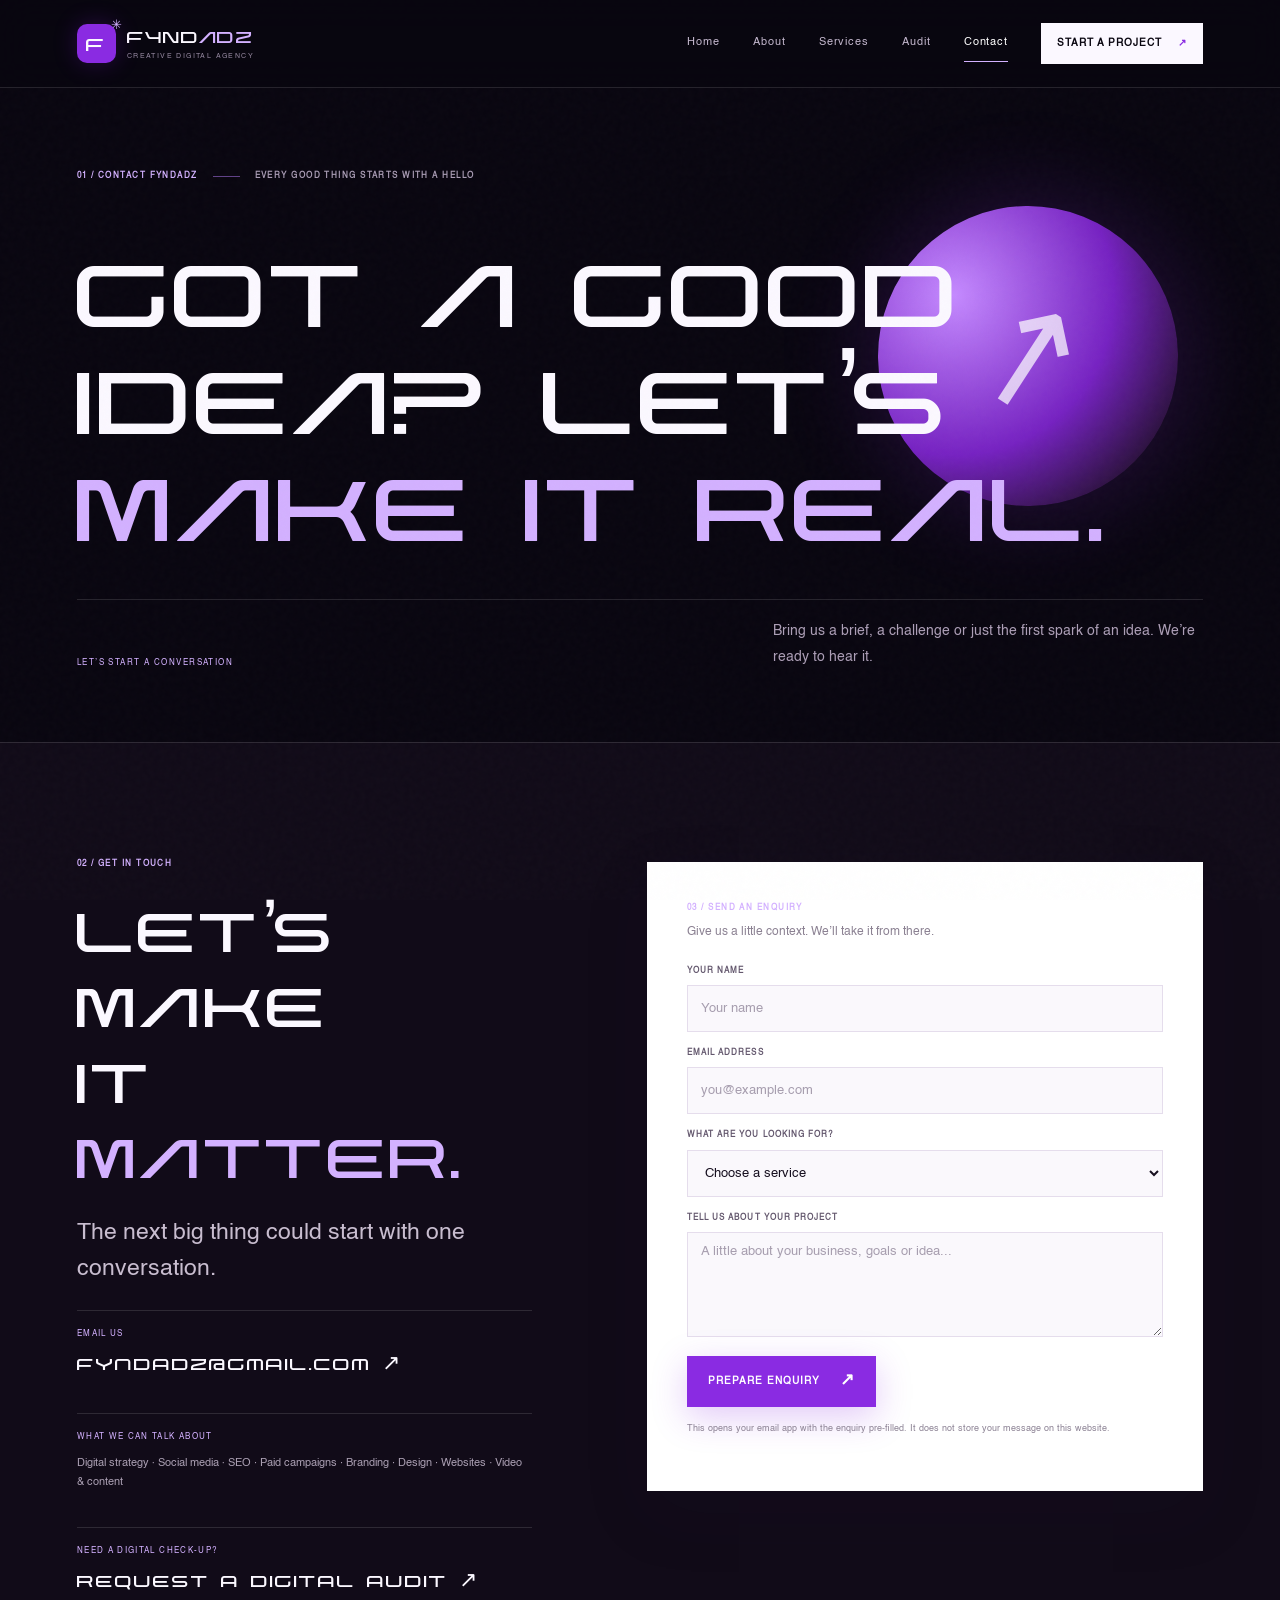
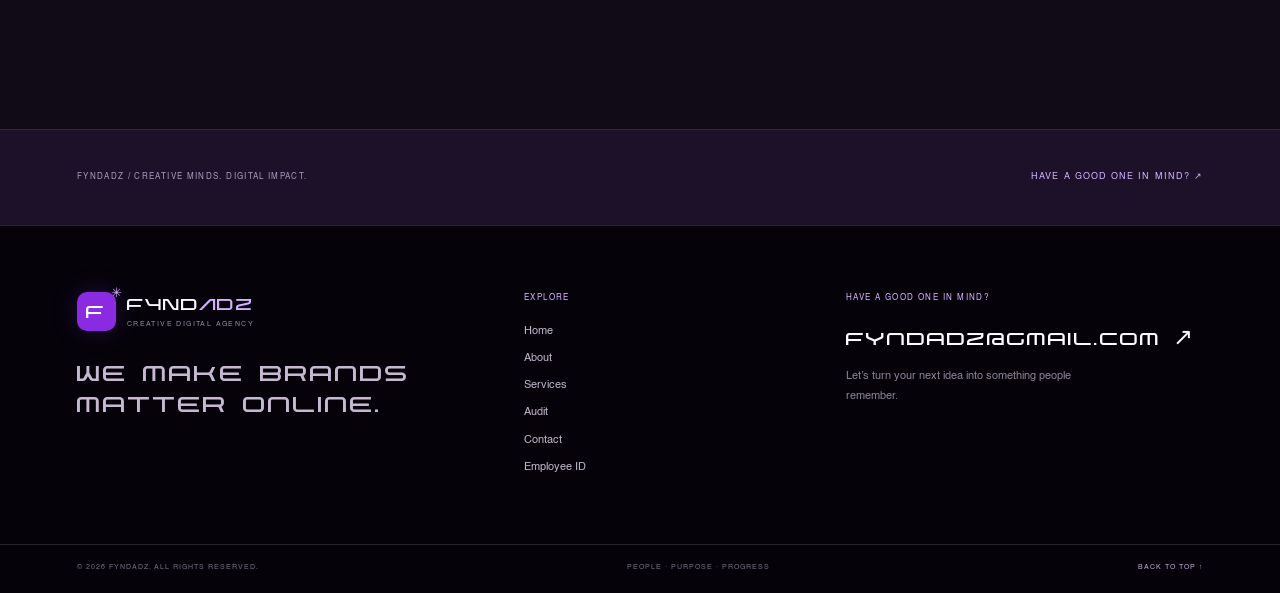
<file: contact.html>
<!doctype html>
<html lang="en">
<head>
<meta charset="utf-8">
<meta name="viewport" content="width=device-width,initial-scale=1">
<meta name="theme-color" content="#090610">
<meta name="description" content="Start a project with FYNDADZ. Contact our creative digital agency about digital marketing, social media, SEO, design, websites and content.">
<meta property="og:type" content="website">
<meta property="og:site_name" content="FYNDADZ">
<meta property="og:title" content="Contact | FYNDADZ">
<meta property="og:description" content="Start a project with FYNDADZ. Contact our creative digital agency about digital marketing, social media, SEO, design, websites and content.">
<meta name="color-scheme" content="dark">
<title>Contact | FYNDADZ</title>
<link rel="icon" href="./assets/brand/fynd-adz-symbol.png">
<link rel="preload" href="./assets/fonts/nebula-regular.woff2" as="font" type="font/woff2" crossorigin>
<link rel="preload" href="./assets/fonts/helvetica-regular.woff2" as="font" type="font/woff2" crossorigin>
<link rel="stylesheet" href="./css/agency.css">
<script src="./js/agency.js" defer></script>
</head>
<body class="agency-page page-contact">
<a class="skip-link" href="#main">Skip to content</a>
<div class="site-noise" aria-hidden="true"></div>
<header class="site-header" id="siteHeader">
 <a class="brand" href="./index.html" aria-label="FYNDADZ home"><span class="brand-mark">F<span>✳</span></span><span class="brand-word">FYND<span>ADZ</span><small>CREATIVE DIGITAL AGENCY</small></span></a>
 <button class="menu-toggle" id="menuToggle" aria-expanded="false" aria-label="Open navigation" type="button"><i></i><i></i></button>
 <nav class="main-nav" id="mainNav" aria-label="Main navigation"><a href="./index.html">Home</a><a href="./about.html">About</a><a href="./services.html">Services</a><a href="./audit.html">Audit</a><a href="./contact.html" aria-current="page">Contact</a><a class="nav-contact" href="./contact.html">Start a project <span>↗</span></a></nav>
</header>
<main id="main"><section class="inner-hero wrap"><div class="section-index" data-reveal><span>01 / CONTACT FYNDADZ</span><i></i><span>EVERY GOOD THING STARTS WITH A HELLO</span></div><h1 class="inner-title" data-reveal>GOT A GOOD<br>IDEA? LET’S<br><em>MAKE IT REAL.</em></h1><div class="inner-hero-bottom" data-reveal><span>LET’S START A CONVERSATION</span><p>Bring us a brief, a challenge or just the first spark of an idea. We’re ready to hear it.</p></div><div class="inner-orb contact-orb" aria-hidden="true">↗</div></section>
<section class="contact-main section-pad"><div class="wrap contact-grid"><div class="contact-copy" data-reveal><div class="section-index"><span>02 / GET IN TOUCH</span></div><h2 class="display-title">LET’S MAKE<br>IT <em>MATTER.</em></h2><p class="copy-large">The next big thing could start with one conversation.</p><div class="contact-info"><span>EMAIL US</span><a href="mailto:fyndadz@gmail.com">fyndadz@gmail.com ↗</a></div><div class="contact-info"><span>WHAT WE CAN TALK ABOUT</span><p>Digital strategy · Social media · SEO · Paid campaigns · Branding · Design · Websites · Video & content</p></div><div class="contact-info"><span>NEED A DIGITAL CHECK-UP?</span><a href="./audit.html">Request a digital audit ↗</a></div></div><div class="form-card contact-card" data-reveal><div class="form-card-heading"><span class="section-index"><span>03 / SEND AN ENQUIRY</span></span><p>Give us a little context. We’ll take it from there.</p></div><form class="agency-form" data-mail-form="contact">
<label>Your name<input name="name" type="text" placeholder="Your name" required maxlength="100"></label>
<label>Email address<input name="email" type="email" placeholder="you@example.com" required maxlength="160"></label>
<label>What are you looking for?<select name="service" required><option value="">Choose a service</option><option>Digital marketing strategy</option><option>Social media marketing</option><option>SEO and paid advertising</option><option>Branding and graphic design</option><option>Website design and development</option><option>Video, photography and content</option><option>Digital audit</option><option>Something else</option></select></label>
<label>Tell us about your project<textarea name="message" rows="5" placeholder="A little about your business, goals or idea..." required maxlength="3000"></textarea></label>
<button class="button button-primary" type="submit">Prepare enquiry <span>↗</span></button><p class="form-help">This opens your email app with the enquiry pre-filled. It does not store your message on this website.</p><p class="form-status" role="status" aria-live="polite"></p>
</form></div></div></section>
<section class="contact-bottom"><div class="wrap"><span>FYNDADZ / CREATIVE MINDS. DIGITAL IMPACT.</span><a href="mailto:fyndadz@gmail.com">HAVE A GOOD ONE IN MIND? ↗</a></div></section></main>
<footer class="site-footer">
 <div class="footer-top wrap">
  <div class="footer-brand"><a class="brand" href="./index.html"><span class="brand-mark">F<span>✳</span></span><span class="brand-word">FYND<span>ADZ</span><small>CREATIVE DIGITAL AGENCY</small></span></a><p>We make brands<br>matter online.</p></div>
  <div class="footer-links"><span class="footer-label">EXPLORE</span><a href="./index.html">Home</a><a href="./about.html">About</a><a href="./services.html">Services</a><a href="./audit.html">Audit</a><a href="./contact.html">Contact</a><a href="./employees.html">Employee ID</a></div>
  <div class="footer-connect"><span class="footer-label">HAVE A GOOD ONE IN MIND?</span><a class="footer-mail" href="mailto:fyndadz@gmail.com">fyndadz@gmail.com ↗</a><p>Let’s turn your next idea into something people remember.</p></div>
 </div>
 <div class="footer-bottom wrap"><span>© <span data-year></span> FYNDADZ. ALL RIGHTS RESERVED.</span><span>PEOPLE · PURPOSE · PROGRESS</span><a href="#top">BACK TO TOP ↑</a></div>
</footer>
</body></html>
</file>
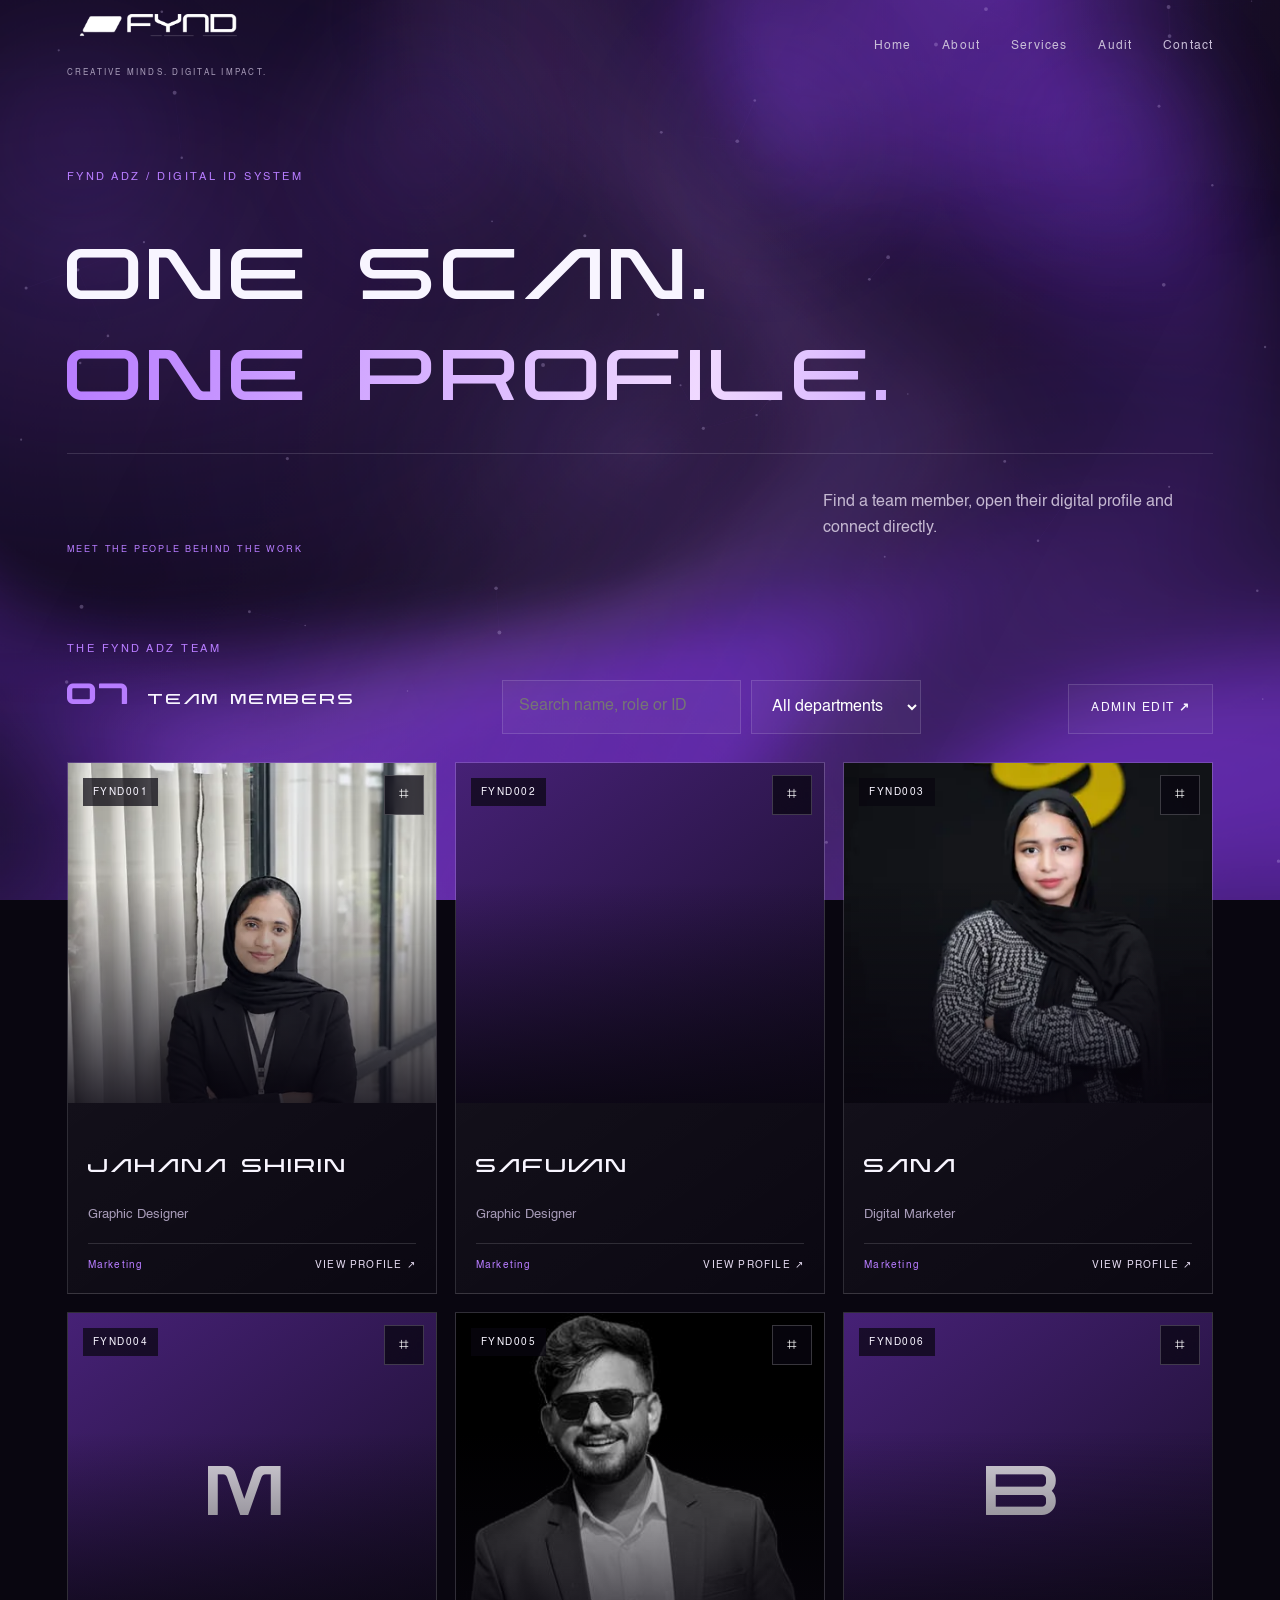
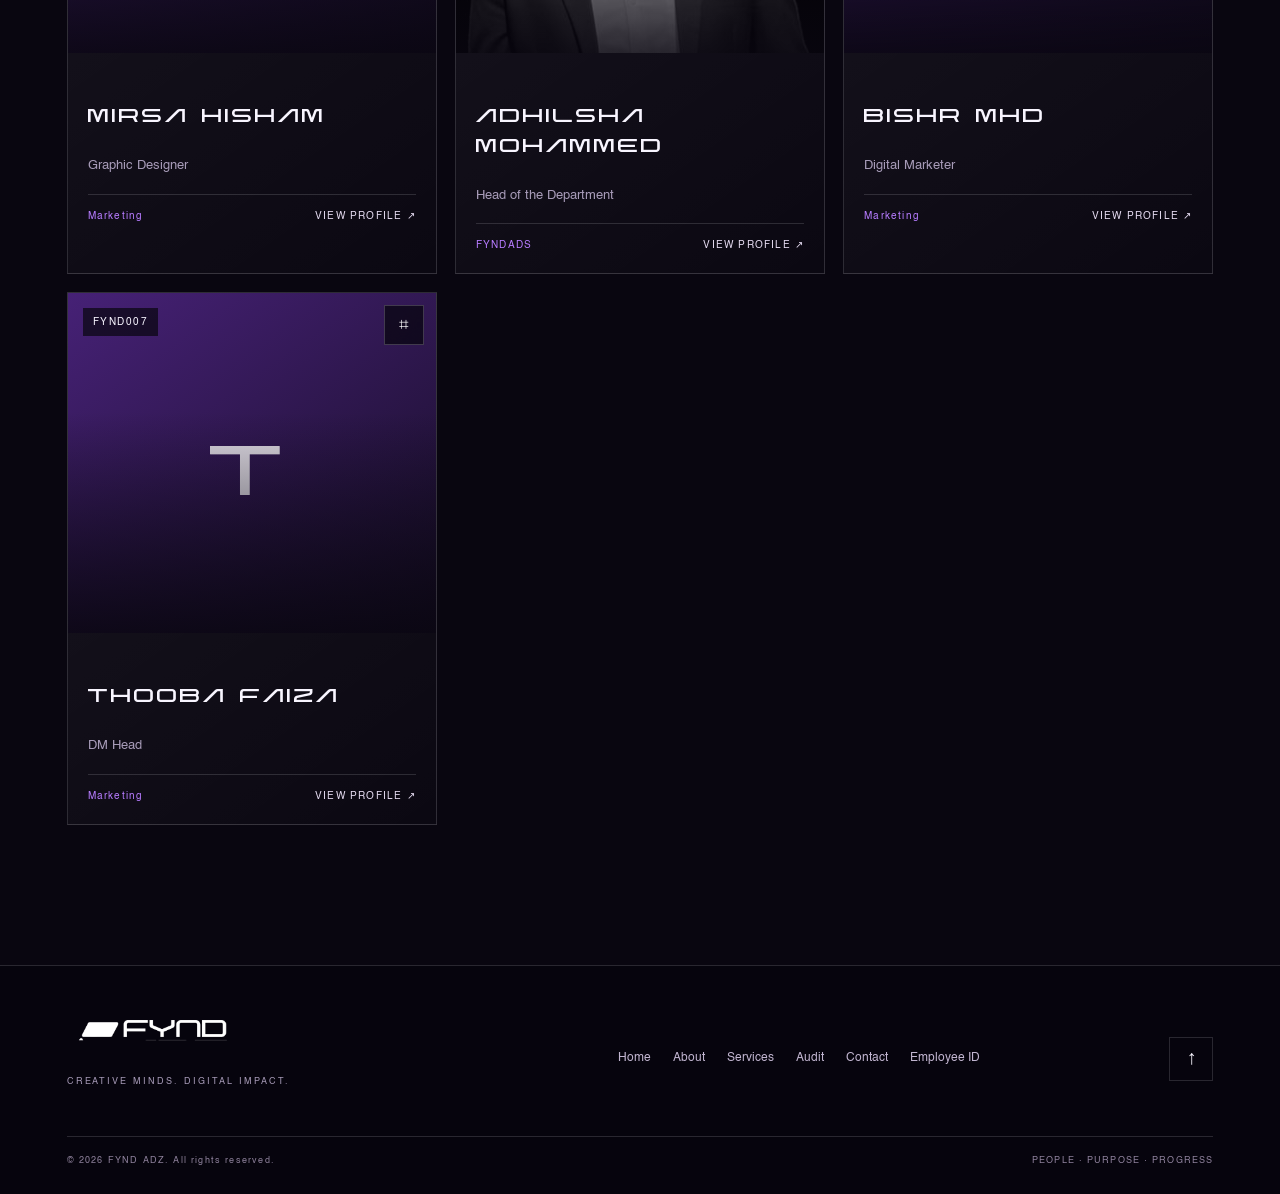
<file: employees.html>
<!doctype html>
<html lang="en" class="no-js"><head><script>document.documentElement.className="js";try{if(!sessionStorage.getItem("fa")){document.documentElement.classList.add("first");sessionStorage.setItem("fa","1")}}catch(e){}setTimeout(function(){document.documentElement.classList.add("ready")},3200)</script><meta charset="utf-8"><meta name="viewport" content="width=device-width,initial-scale=1"><meta name="theme-color" content="#090610"><meta name="description" content="Explore FYND ADZ employee digital IDs and scan a profile QR code."><meta property="og:type" content="website"><meta property="og:site_name" content="FYND ADZ"><meta property="og:title" content="Employee ID — FYND ADZ"><meta property="og:description" content="Explore FYND ADZ employee digital IDs and scan a profile QR code."><meta property="og:image" content="./assets/brand/fynd-adz-symbol.png"><meta name="twitter:card" content="summary"><meta name="color-scheme" content="dark"><title>Employee ID — FYND ADZ</title><link rel="icon" href="./assets/brand/fynd-adz-symbol.png"><link rel="preload" href="./assets/brand/fynd-adz-wordmark.png" as="image" type="image/png"><link rel="preload" href="./assets/fonts/nebula-regular.woff2" as="font" type="font/woff2" crossorigin><link rel="preload" href="./assets/fonts/helvetica-regular.woff2" as="font" type="font/woff2" crossorigin><link rel="stylesheet" href="./css/style.css"><script src="./js/style-loader.js" defer></script><link rel="stylesheet" href="./css/enhance.css"></head><body class="page-employees" id="top"><a class="skip-link" href="#main">Skip to content</a><div class="scroll-progress" aria-hidden="true"></div><div class="cursor-glow" aria-hidden="true"></div><div class="ambient" aria-hidden="true"></div><header class="site-header" id="siteHeader"><a class="brand" href="./index.html" aria-label="FYND ADZ home"><img class="brand-wordmark" src="./assets/brand/fynd-adz-wordmark.png" width="700" height="215" alt="FYND ADZ" fetchpriority="high" decoding="async"><span class="brand-caption">CREATIVE MINDS. DIGITAL IMPACT.</span></a><button class="menu-toggle" id="menuToggle" type="button" aria-label="Open navigation" aria-expanded="false"><span></span><span></span></button><nav class="main-nav" id="mainNav" aria-label="Main navigation"><a href="./index.html">Home</a><a href="./about.html">About</a><a href="./services.html">Services</a><a href="./audit.html">Audit</a><a href="./contact.html">Contact</a></nav></header><main id="main">
<section class="employee-hero section-wrap"><div class="section-kicker" data-reveal>FYND ADZ / DIGITAL ID SYSTEM</div><h1 class="display page-title" data-reveal>ONE SCAN.<br><span class="accent">ONE PROFILE.</span></h1><div class="page-hero-foot" data-reveal><span>MEET THE PEOPLE BEHIND THE WORK</span><p>Find a team member, open their digital profile and connect directly.</p></div></section>
<section id="employeeDirectory" class="employee-directory section-wrap"><div class="directory-toolbar"><div><div class="section-kicker">THE FYND ADZ TEAM</div><p class="employee-count"><strong id="employeeCount">—</strong> TEAM MEMBERS</p></div><div class="directory-search"><input id="employeeSearch" type="search" placeholder="Search name, role or ID" aria-label="Search employees"><select id="departmentFilter" aria-label="Filter by department"><option value="">All departments</option></select></div></div><div id="employeeGrid" class="employee-grid"><p class="loading-message">Loading employee profiles…</p></div></section>
<section id="employeeProfile" class="employee-profile section-wrap" hidden></section>
</main>
<div class="qr-modal" id="qrModal" hidden><div class="qr-modal-card" role="dialog" aria-modal="true" aria-labelledby="qrModalTitle"><button id="qrClose" class="modal-close" aria-label="Close QR code">×</button><div class="section-kicker">SCAN TO CONNECT</div><h2 id="qrModalTitle" class="display">EMPLOYEE ID</h2><div id="qrStage" class="qr-stage"></div><p id="qrUrl" class="qr-url"></p><div class="modal-actions"><button class="button button-outline" id="copyProfileLink">Copy profile link</button><button class="button button-primary" id="downloadProfileQr">Download QR</button></div></div></div>
<footer class="site-footer"><div class="footer-main"><div class="footer-brand"><img src="./assets/brand/fynd-adz-wordmark.png" width="700" height="215" alt="FYND ADZ" loading="lazy" decoding="async"><p>Creative minds. Digital impact.</p></div><div class="footer-links"><a href="./index.html">Home</a><a href="./about.html">About</a><a href="./services.html">Services</a><a href="./audit.html">Audit</a><a href="./contact.html">Contact</a><a href="./employees.html">Employee ID</a></div><a class="footer-top" href="#top" aria-label="Back to top">↑</a></div><div class="footer-bottom"><span>© <span data-year></span> FYND ADZ. All rights reserved.</span><span>PEOPLE · PURPOSE · PROGRESS</span></div></footer><noscript><style>[data-reveal]{opacity:1!important;transform:none!important}.loader{display:none!important}</style></noscript><script src="./js/app.js" defer></script><script src="./js/fx.js" defer></script><script src="./js/enhance.js" defer></script></body></html>
</file>
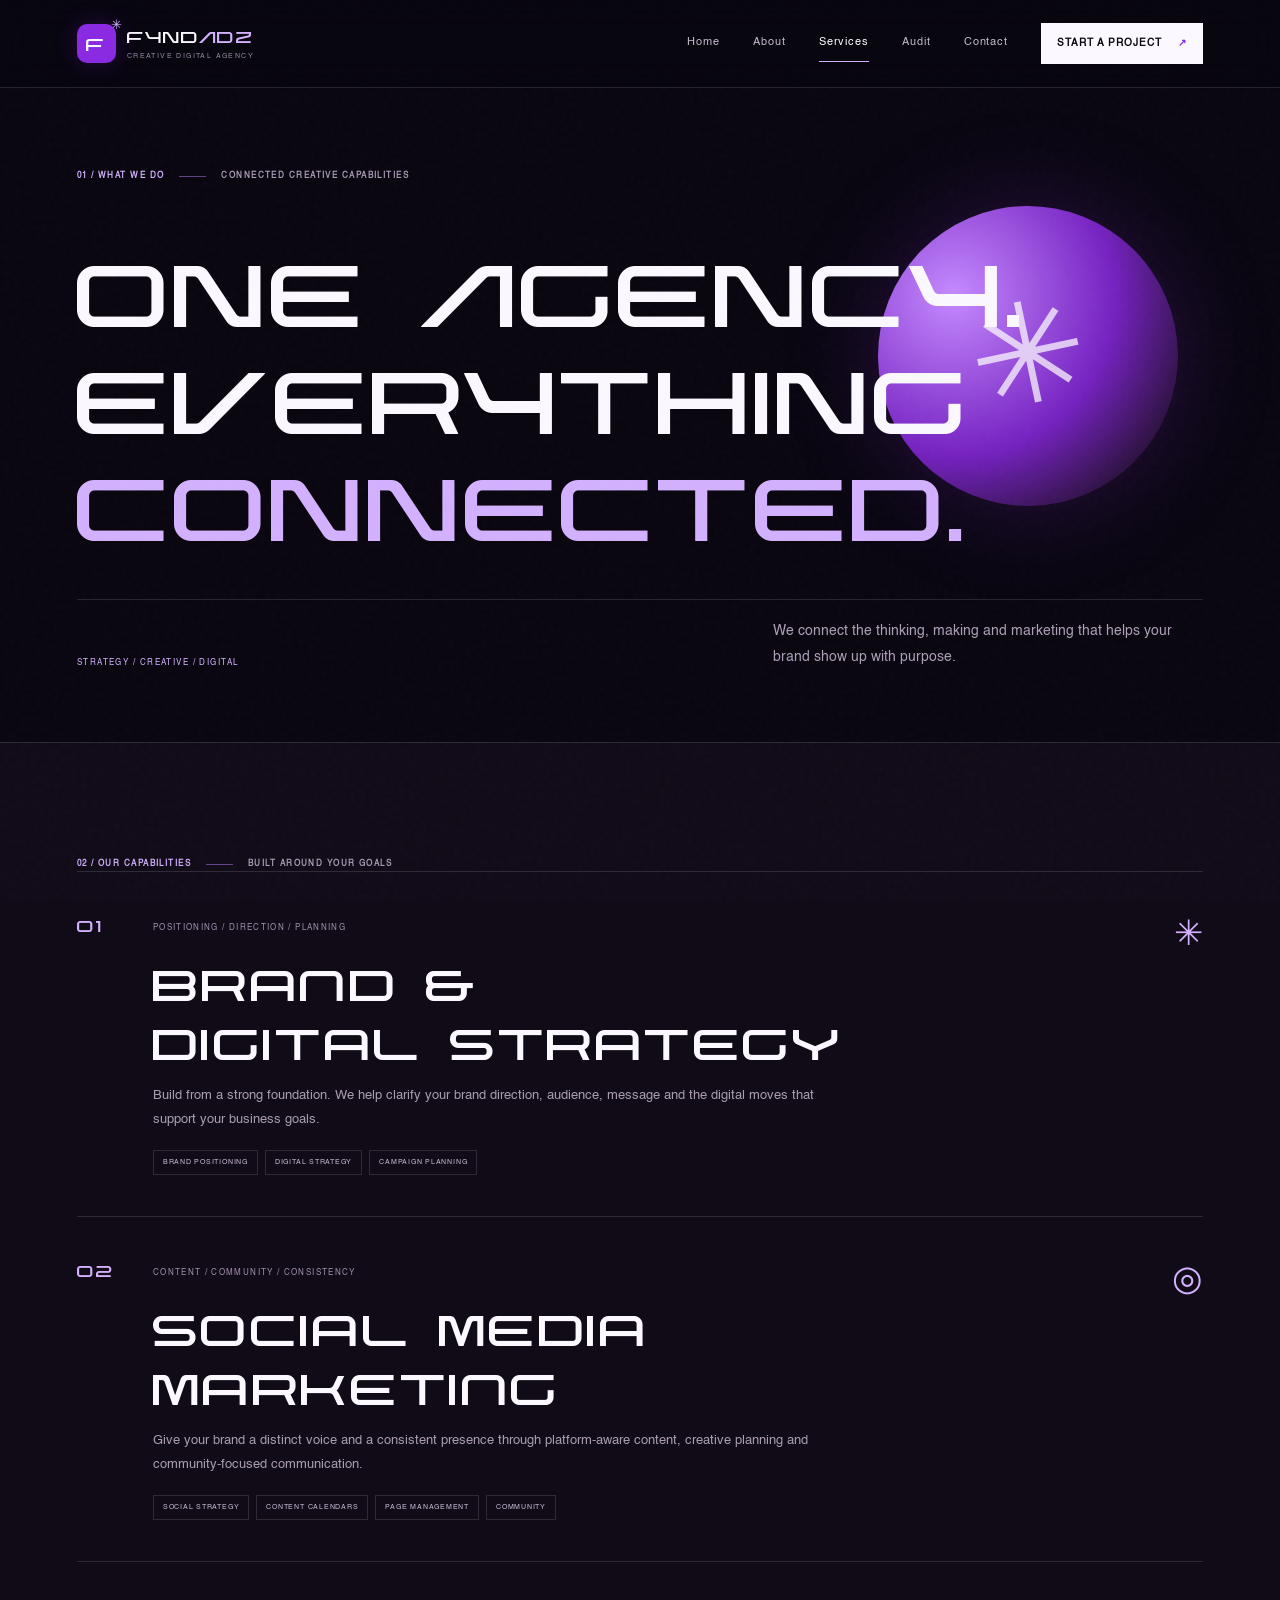
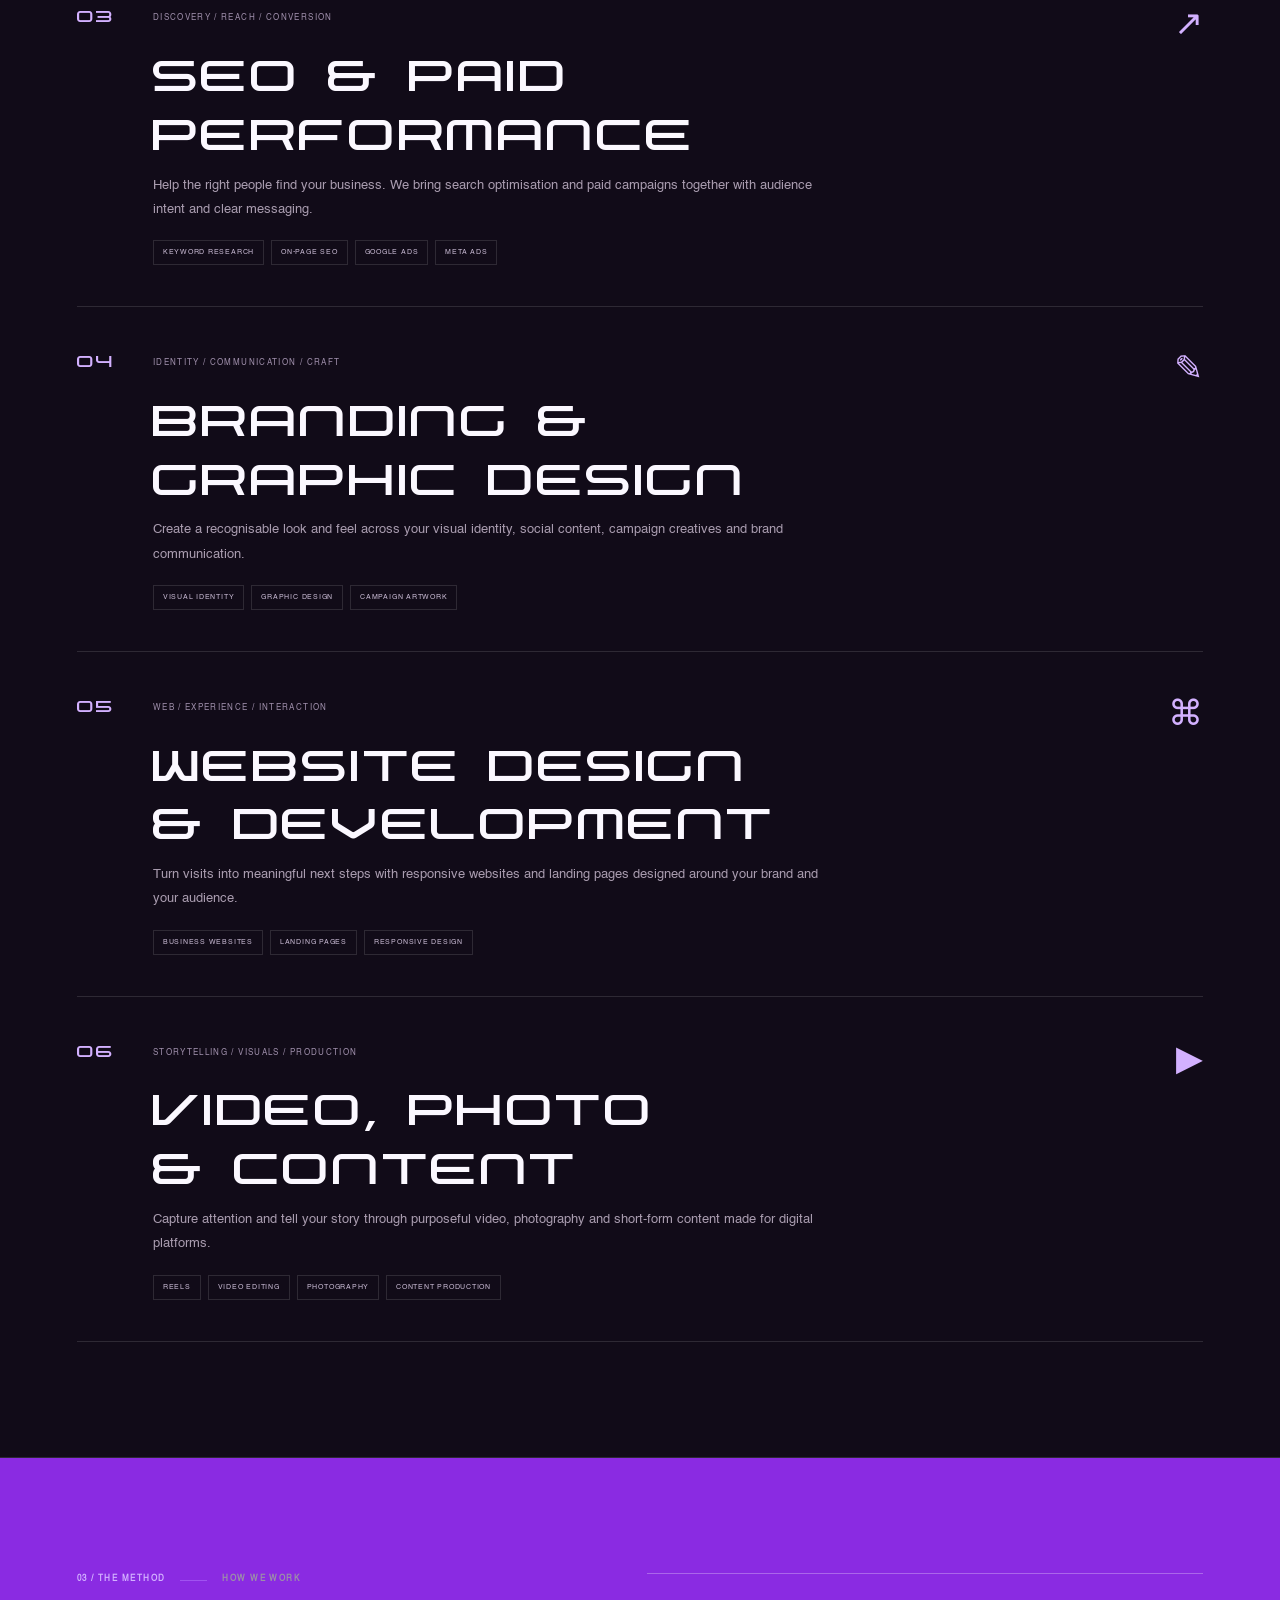
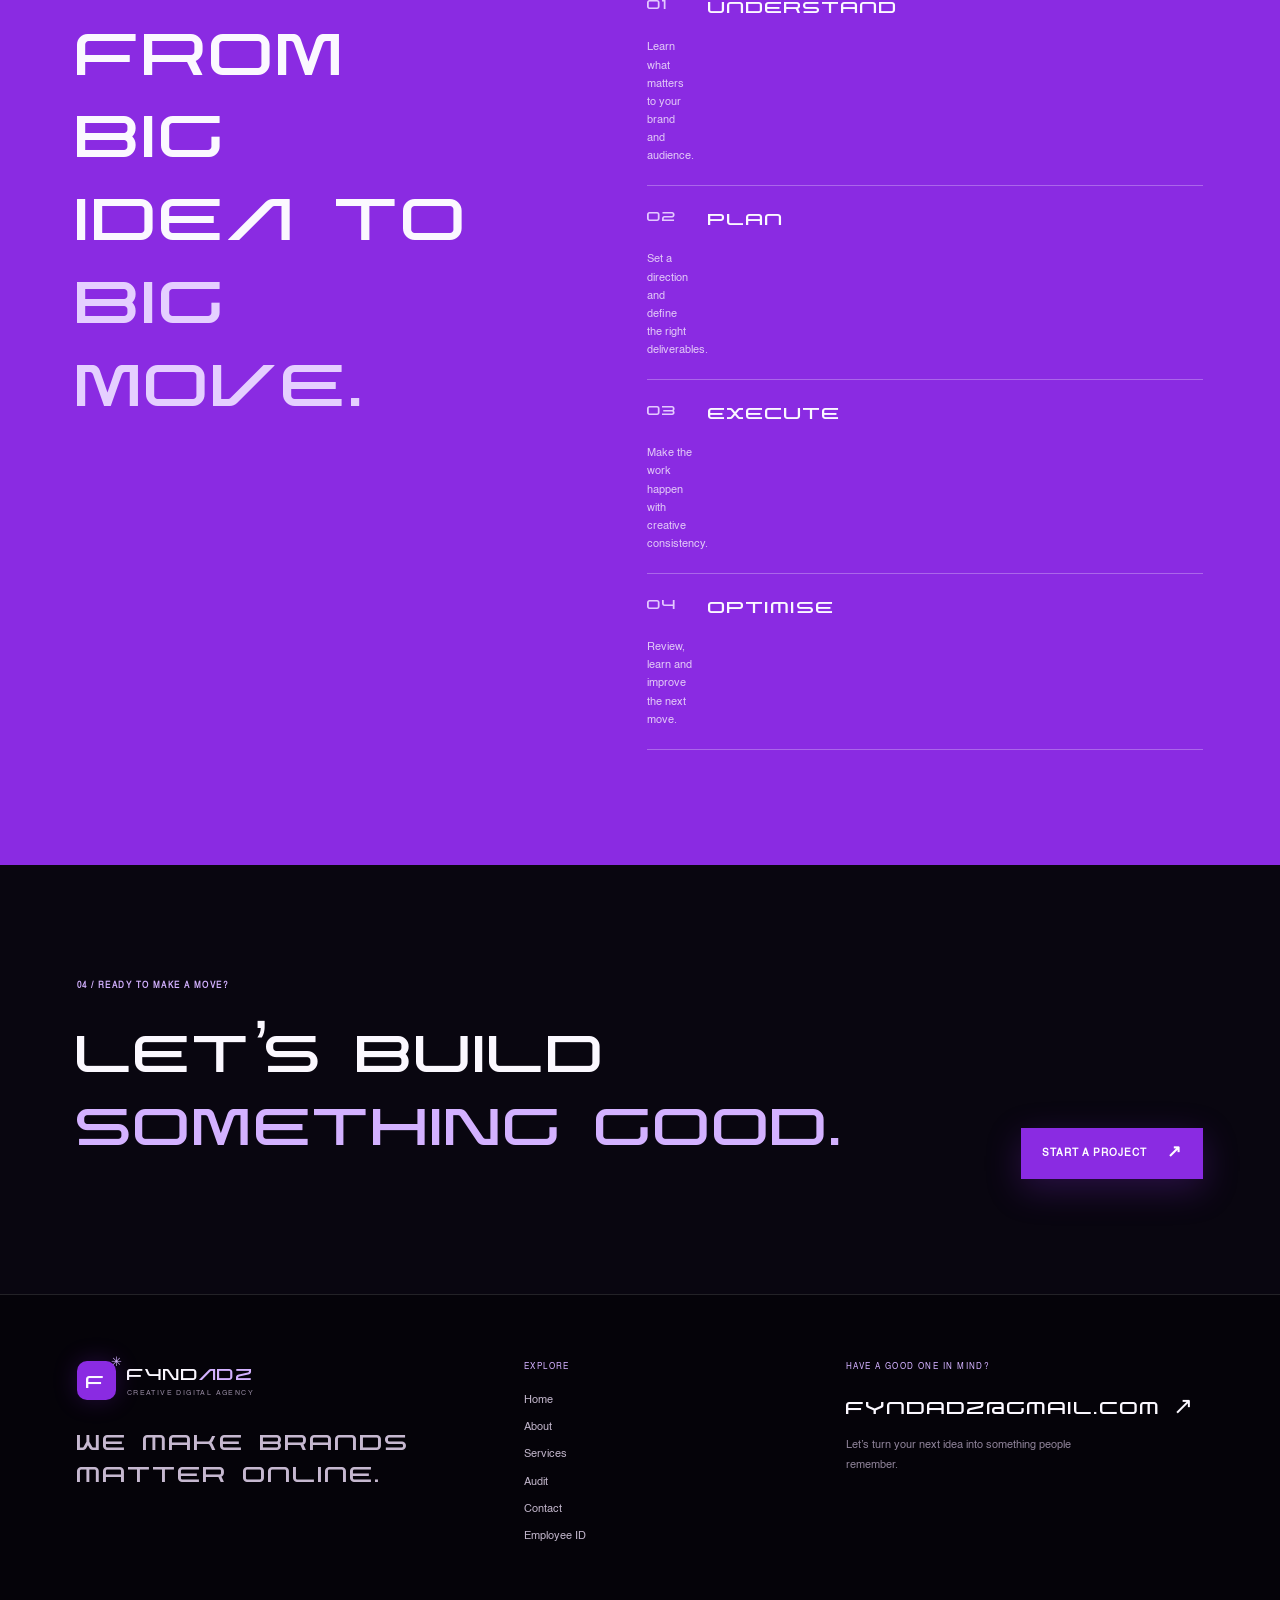
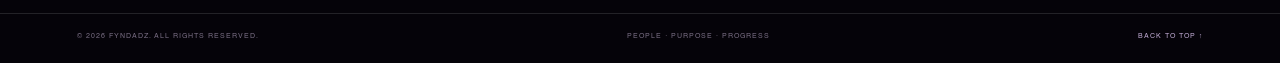
<file: services.html>
<!doctype html>
<html lang="en">
<head>
<meta charset="utf-8">
<meta name="viewport" content="width=device-width,initial-scale=1">
<meta name="theme-color" content="#090610">
<meta name="description" content="FYNDADZ agency capabilities: digital marketing strategy, social media, SEO, paid advertising, branding, design, web development and content production.">
<meta property="og:type" content="website">
<meta property="og:site_name" content="FYNDADZ">
<meta property="og:title" content="Services | FYNDADZ">
<meta property="og:description" content="FYNDADZ agency capabilities: digital marketing strategy, social media, SEO, paid advertising, branding, design, web development and content production.">
<meta name="color-scheme" content="dark">
<title>Services | FYNDADZ</title>
<link rel="icon" href="./assets/brand/fynd-adz-symbol.png">
<link rel="preload" href="./assets/fonts/nebula-regular.woff2" as="font" type="font/woff2" crossorigin>
<link rel="preload" href="./assets/fonts/helvetica-regular.woff2" as="font" type="font/woff2" crossorigin>
<link rel="stylesheet" href="./css/agency.css">
<script src="./js/agency.js" defer></script>
</head>
<body class="agency-page page-services">
<a class="skip-link" href="#main">Skip to content</a>
<div class="site-noise" aria-hidden="true"></div>
<header class="site-header" id="siteHeader">
 <a class="brand" href="./index.html" aria-label="FYNDADZ home"><span class="brand-mark">F<span>✳</span></span><span class="brand-word">FYND<span>ADZ</span><small>CREATIVE DIGITAL AGENCY</small></span></a>
 <button class="menu-toggle" id="menuToggle" aria-expanded="false" aria-label="Open navigation" type="button"><i></i><i></i></button>
 <nav class="main-nav" id="mainNav" aria-label="Main navigation"><a href="./index.html">Home</a><a href="./about.html">About</a><a href="./services.html" aria-current="page">Services</a><a href="./audit.html">Audit</a><a href="./contact.html">Contact</a><a class="nav-contact" href="./contact.html">Start a project <span>↗</span></a></nav>
</header>
<main id="main"><section class="inner-hero wrap"><div class="section-index" data-reveal><span>01 / WHAT WE DO</span><i></i><span>CONNECTED CREATIVE CAPABILITIES</span></div><h1 class="inner-title" data-reveal>ONE AGENCY.<br>EVERYTHING<br><em>CONNECTED.</em></h1><div class="inner-hero-bottom" data-reveal><span>STRATEGY / CREATIVE / DIGITAL</span><p>We connect the thinking, making and marketing that helps your brand show up with purpose.</p></div><div class="inner-orb service-orb" aria-hidden="true">✳</div></section>
<section class="service-detail-section section-pad"><div class="wrap"><div class="section-index" data-reveal><span>02 / OUR CAPABILITIES</span><i></i><span>BUILT AROUND YOUR GOALS</span></div>
<article class="service-detail-row" id="strategy"><span>01</span><div><small>POSITIONING / DIRECTION / PLANNING</small><h2>Brand &<br>Digital Strategy</h2><p>Build from a strong foundation. We help clarify your brand direction, audience, message and the digital moves that support your business goals.</p><div class="service-tags"><b>Brand positioning</b><b>Digital strategy</b><b>Campaign planning</b></div></div><i>✳</i></article>
<article class="service-detail-row" id="social"><span>02</span><div><small>CONTENT / COMMUNITY / CONSISTENCY</small><h2>Social Media<br>Marketing</h2><p>Give your brand a distinct voice and a consistent presence through platform-aware content, creative planning and community-focused communication.</p><div class="service-tags"><b>Social strategy</b><b>Content calendars</b><b>Page management</b><b>Community</b></div></div><i>◎</i></article>
<article class="service-detail-row" id="performance"><span>03</span><div><small>DISCOVERY / REACH / CONVERSION</small><h2>SEO & Paid<br>Performance</h2><p>Help the right people find your business. We bring search optimisation and paid campaigns together with audience intent and clear messaging.</p><div class="service-tags"><b>Keyword research</b><b>On-page SEO</b><b>Google Ads</b><b>Meta Ads</b></div></div><i>↗</i></article>
<article class="service-detail-row" id="design"><span>04</span><div><small>IDENTITY / COMMUNICATION / CRAFT</small><h2>Branding &<br>Graphic Design</h2><p>Create a recognisable look and feel across your visual identity, social content, campaign creatives and brand communication.</p><div class="service-tags"><b>Visual identity</b><b>Graphic design</b><b>Campaign artwork</b></div></div><i>✎</i></article>
<article class="service-detail-row" id="web"><span>05</span><div><small>WEB / EXPERIENCE / INTERACTION</small><h2>Website Design<br>& Development</h2><p>Turn visits into meaningful next steps with responsive websites and landing pages designed around your brand and your audience.</p><div class="service-tags"><b>Business websites</b><b>Landing pages</b><b>Responsive design</b></div></div><i>⌘</i></article>
<article class="service-detail-row" id="production"><span>06</span><div><small>STORYTELLING / VISUALS / PRODUCTION</small><h2>Video, Photo<br>& Content</h2><p>Capture attention and tell your story through purposeful video, photography and short-form content made for digital platforms.</p><div class="service-tags"><b>Reels</b><b>Video editing</b><b>Photography</b><b>Content production</b></div></div><i>▶</i></article>
</div></section>
<section class="service-method section-pad"><div class="wrap method-layout"><div><div class="section-index section-index-light" data-reveal><span>03 / THE METHOD</span><i></i><span>HOW WE WORK</span></div><h2 class="display-title" data-reveal>FROM BIG<br>IDEA TO<br><em>BIG MOVE.</em></h2></div><div class="method-steps"><div data-reveal><span>01</span><b>Understand</b><p>Learn what matters to your brand and audience.</p></div><div data-reveal><span>02</span><b>Plan</b><p>Set a direction and define the right deliverables.</p></div><div data-reveal><span>03</span><b>Execute</b><p>Make the work happen with creative consistency.</p></div><div data-reveal><span>04</span><b>Optimise</b><p>Review, learn and improve the next move.</p></div></div></div></section>
<section class="wrap service-end section-pad"><div><div class="section-index"><span>04 / READY TO MAKE A MOVE?</span></div><h2 class="display-title">LET’S BUILD<br><em>SOMETHING GOOD.</em></h2></div><a class="button button-primary" href="./contact.html">Start a project <span>↗</span></a></section></main>
<footer class="site-footer">
 <div class="footer-top wrap">
  <div class="footer-brand"><a class="brand" href="./index.html"><span class="brand-mark">F<span>✳</span></span><span class="brand-word">FYND<span>ADZ</span><small>CREATIVE DIGITAL AGENCY</small></span></a><p>We make brands<br>matter online.</p></div>
  <div class="footer-links"><span class="footer-label">EXPLORE</span><a href="./index.html">Home</a><a href="./about.html">About</a><a href="./services.html">Services</a><a href="./audit.html">Audit</a><a href="./contact.html">Contact</a><a href="./employees.html">Employee ID</a></div>
  <div class="footer-connect"><span class="footer-label">HAVE A GOOD ONE IN MIND?</span><a class="footer-mail" href="mailto:fyndadz@gmail.com">fyndadz@gmail.com ↗</a><p>Let’s turn your next idea into something people remember.</p></div>
 </div>
 <div class="footer-bottom wrap"><span>© <span data-year></span> FYNDADZ. ALL RIGHTS RESERVED.</span><span>PEOPLE · PURPOSE · PROGRESS</span><a href="#top">BACK TO TOP ↑</a></div>
</footer>
</body></html>
</file>
<file: css/agency.css>
@font-face{font-family:Nebula;src:url('../assets/fonts/nebula-regular.woff2') format('woff2');font-display:swap}
@font-face{font-family:Helv;src:url('../assets/fonts/helvetica-regular.woff2') format('woff2');font-display:swap}
:root{--bg:#090610;--bg2:#100b18;--panel:#171020;--panel2:#20152d;--purple:#8a2be2;--violet:#a85dff;--lilac:#d3b1ff;--white:#fbf8ff;--muted:#a79bad;--line:rgba(255,255,255,.12);--display:Nebula,Arial,sans-serif;--body:Helv,Arial,sans-serif;--pad:clamp(22px,6vw,88px);--max:1440px;--ease:cubic-bezier(.2,.8,.2,1)}
*{box-sizing:border-box}html{scroll-behavior:smooth;scroll-padding-top:100px}body{margin:0;background:var(--bg);color:var(--white);font:400 16px/1.65 var(--body);overflow-x:hidden;-webkit-font-smoothing:antialiased}body.menu-open{overflow:hidden}a{color:inherit;text-decoration:none}button,input,select,textarea{font:inherit}button{cursor:pointer}::selection{background:var(--purple);color:white}:focus-visible{outline:2px solid var(--lilac);outline-offset:4px}.wrap{width:min(var(--max),100%);margin-inline:auto;padding-inline:var(--pad)}.skip-link{position:absolute;top:-60px;left:14px;z-index:2000;padding:12px;background:white;color:#090610}.skip-link:focus{top:12px}.site-noise{position:fixed;inset:0;pointer-events:none;z-index:90;opacity:.12;background-image:url("data:image/svg+xml,%3Csvg viewBox='0 0 180 180' xmlns='http://www.w3.org/2000/svg'%3E%3Cfilter id='n'%3E%3CfeTurbulence type='fractalNoise' baseFrequency='.9' numOctaves='3' stitchTiles='stitch'/%3E%3C/filter%3E%3Crect width='100%25' height='100%25' filter='url(%23n)' opacity='.18'/%3E%3C/svg%3E")}
.site-header{height:88px;position:sticky;top:0;z-index:1000;display:flex;align-items:center;justify-content:space-between;padding:0 var(--pad);background:rgba(9,6,16,.86);border-bottom:1px solid var(--line);backdrop-filter:blur(18px);transition:height .3s,background .3s}.site-header.scrolled{height:74px;background:rgba(9,6,16,.96)}.brand{display:inline-flex;align-items:center;gap:11px}.brand-mark{width:39px;height:39px;display:grid;place-items:center;border-radius:10px;background:var(--purple);font:24px/1 var(--display);position:relative;box-shadow:0 0 25px rgba(138,43,226,.24)}.brand-mark span{position:absolute;right:-6px;top:-7px;color:var(--lilac);font:13px var(--body)}.brand-word{font:22px/.9 var(--display);letter-spacing:-.04em}.brand-word>span{color:var(--lilac)}.brand-word small{display:block;margin-top:7px;font:7px/1 var(--body);letter-spacing:.2em;color:#93879e}.main-nav{display:flex;align-items:center;gap:clamp(17px,2.6vw,36px)}.main-nav>a{font-size:11px;letter-spacing:.08em;color:#c4b8ce;position:relative;transition:color .2s}.main-nav>a:not(.nav-contact):after{content:"";position:absolute;left:0;right:0;bottom:-9px;height:1px;background:var(--lilac);transform:scaleX(0);transform-origin:right;transition:transform .3s}.main-nav>a:hover,.main-nav>a[aria-current=page]{color:white}.main-nav>a:hover:after,.main-nav>a[aria-current=page]:after{transform:scaleX(1);transform-origin:left}.main-nav .nav-contact{padding:12px 16px;background:var(--white);color:var(--bg);font-size:10px;font-weight:700;letter-spacing:.1em;text-transform:uppercase}.nav-contact span{color:var(--purple);margin-left:12px}.main-nav .nav-contact:hover{background:var(--lilac)}.menu-toggle{display:none;background:transparent;border:1px solid var(--line);width:42px;height:42px;place-content:center;gap:6px}.menu-toggle i{display:block;width:17px;height:1px;background:white;transition:transform .25s}.menu-toggle[aria-expanded=true] i:first-child{transform:translateY(3.5px) rotate(45deg)}.menu-toggle[aria-expanded=true] i:last-child{transform:translateY(-3.5px) rotate(-45deg)}
.eyebrow,.section-index{display:flex;align-items:center;gap:12px;font-size:9px;font-weight:700;letter-spacing:.18em;color:var(--lilac);text-transform:uppercase}.eyebrow-line{width:29px;height:1px;background:var(--lilac)}.section-index{gap:15px;color:#a99cb4;font-size:8px}.section-index>span:first-child{color:var(--lilac)}.section-index i{width:27px;height:1px;background:rgba(183,124,255,.5)}.display-title{font:400 clamp(42px,6vw,84px)/.98 var(--display);letter-spacing:-.045em;text-transform:uppercase;margin:20px 0}.display-title em{font-style:normal;color:var(--lilac)}.section-pad{padding-top:clamp(80px,9vw,130px);padding-bottom:clamp(80px,9vw,130px)}.button{display:inline-flex;align-items:center;justify-content:center;gap:20px;min-height:51px;padding:0 20px;border:1px solid transparent;font-size:10px;font-weight:700;letter-spacing:.1em;text-transform:uppercase;transition:background .25s,color .25s,border-color .25s,transform .25s var(--ease)}.button:hover{transform:translateY(-3px)}.button span{font-size:17px}.button-primary{background:var(--purple);color:white;box-shadow:0 10px 35px rgba(138,43,226,.25)}.button-primary:hover{background:#a34eff}.button-ghost{border-color:rgba(255,255,255,.25);color:white}.button-ghost:hover{border-color:var(--lilac);color:var(--lilac)}.button-light{background:white;color:var(--bg)}.button-light:hover{background:var(--lilac)}
.hero{min-height:690px;display:grid;grid-template-columns:1fr 1fr;align-items:center;gap:3vw;padding-top:74px;padding-bottom:90px;position:relative}.hero-copy{position:relative;z-index:3}.hero h1{font:400 clamp(65px,9vw,132px)/.84 var(--display);letter-spacing:-.065em;margin:29px 0 27px}.hero h1 em{font-style:normal;color:var(--lilac)}.hero h1 .period{color:var(--violet)}.hero-lead{max-width:490px;color:#b6aabd;font-size:17px;line-height:1.8}.hero-actions{display:flex;align-items:center;gap:12px;flex-wrap:wrap;margin-top:30px}.hero-footnote{display:flex;align-items:center;gap:12px;margin-top:58px;color:#82758c;font-size:8px;letter-spacing:.18em}.scroll-line{width:30px;height:1px;background:var(--purple)}
.hero-art{height:510px;position:relative;display:grid;place-items:center;isolation:isolate}.art-grid{position:absolute;inset:7% 3%;background-image:linear-gradient(rgba(255,255,255,.065) 1px,transparent 1px),linear-gradient(90deg,rgba(255,255,255,.065) 1px,transparent 1px);background-size:38px 38px;mask-image:radial-gradient(ellipse,black 10%,transparent 75%);opacity:.55}.art-purple-orb{position:absolute;width:370px;height:370px;border-radius:50%;background:radial-gradient(circle at 30% 30%,#d5a8ff,#8524dd 46%,#35124e 75%);filter:drop-shadow(0 0 65px rgba(138,43,226,.35));animation:orbFloat 7s ease-in-out infinite;z-index:-1}.art-ring{position:absolute;width:90%;height:70%;border:1px solid rgba(192,140,255,.32);border-radius:50%;transform:rotate(-28deg)}.ring-two{width:100%;height:50%;transform:rotate(32deg);border-style:dashed;opacity:.6}.art-poster{width:57%;height:82%;min-width:245px;position:relative;display:flex;flex-direction:column;justify-content:space-between;padding:25px;background:linear-gradient(155deg,#21132f,#100b18 75%);border:1px solid rgba(255,255,255,.18);box-shadow:0 30px 80px rgba(0,0,0,.42);transform:rotate(5deg)}.poster-top{font-size:7px;letter-spacing:.2em;color:#bda8cd}.art-poster>strong{font:clamp(44px,5.6vw,78px)/.88 var(--display);letter-spacing:-.045em}.art-poster>strong span{color:var(--lilac)}.poster-bottom{display:flex;align-items:end;justify-content:space-between}.poster-bottom span{font-size:8px;letter-spacing:.16em;color:#a99bb7;line-height:1.5}.poster-bottom b{font:36px var(--display);color:var(--lilac)}.art-chip{position:absolute;display:flex;align-items:center;gap:9px;padding:12px 15px;background:#f8f3ff;color:#171020;box-shadow:0 12px 35px rgba(0,0,0,.22);font-size:8px;font-weight:700;letter-spacing:.12em}.chip-top{top:13%;right:0}.chip-dot{width:7px;height:7px;border-radius:50%;background:var(--purple);box-shadow:0 0 10px var(--purple)}.chip-bottom{left:0;bottom:12%;gap:12px}.chip-bottom b{font:22px var(--display);color:var(--purple)}.chip-bottom span{line-height:1.4}.art-caption{position:absolute;right:0;bottom:2%;font-size:7px;letter-spacing:.16em;color:#857890}
@keyframes orbFloat{50%{transform:translateY(-13px) scale(1.02)}}
.marquee{overflow:hidden;border-block:1px solid var(--line);background:#130d1c}.marquee-track{display:flex;align-items:center;justify-content:space-around;gap:clamp(24px,4vw,60px);min-width:max-content;padding:18px var(--pad);font:17px var(--display);letter-spacing:.08em}.marquee-track b{font:14px var(--body);color:var(--lilac)}
.intro-section{background:var(--bg)}.intro-grid{display:grid;grid-template-columns:1.15fr .85fr;gap:9vw;align-items:end;margin-top:30px}.intro-grid .display-title{font-size:clamp(44px,6.3vw,88px)}.intro-copy{max-width:520px;padding-bottom:7px}.copy-large{font-size:clamp(18px,1.8vw,24px);line-height:1.55;color:#e9e1f0}.intro-copy>p:not(.copy-large){color:var(--muted);font-size:14px;line-height:1.9}.line-link{display:inline-flex;align-items:center;gap:16px;padding-bottom:7px;border-bottom:1px solid rgba(183,124,255,.5);font-size:11px;color:white;margin-top:19px}.line-link span{color:var(--lilac);font-size:17px}.line-link:hover{color:var(--lilac)}
.services-section{background:#120b1b;border-block:1px solid var(--line)}.section-heading-row{display:flex;align-items:end;justify-content:space-between;gap:25px;margin:25px 0 40px}.section-heading-row .display-title{font-size:clamp(45px,6.4vw,87px);margin:0}.section-heading-row .line-link{margin-bottom:8px;white-space:nowrap}.service-cards{display:grid;grid-template-columns:repeat(4,minmax(0,1fr));gap:12px}.agency-service-card{min-height:340px;position:relative;display:flex;flex-direction:column;padding:22px;overflow:hidden;transition:transform .35s var(--ease),box-shadow .35s}.agency-service-card:hover{transform:translateY(-7px);box-shadow:0 22px 45px rgba(0,0,0,.24)}.card-violet{background:linear-gradient(145deg,#9c45ee,#6820b8);color:white}.card-lilac{background:#d7baff;color:#160d20}.card-dark{background:#21152d;color:white;border:1px solid #382748}.card-paper{background:#f0e8f8;color:#160d20}.service-card-top{font-size:8px;letter-spacing:.15em;opacity:.76}.service-card-icon{position:absolute;right:20px;top:17px;font:32px var(--display);opacity:.8}.agency-service-card h3{font:clamp(24px,2.4vw,34px)/1 var(--display);letter-spacing:-.03em;margin:auto 0 15px}.agency-service-card p{max-width:235px;font-size:11px;line-height:1.75;opacity:.76;margin:0}.service-card-arrow{align-self:flex-end;margin-top:21px;font-size:19px}.capability-note{display:flex;justify-content:space-between;align-items:center;gap:20px;margin-top:24px;color:#8f819a;font-size:8px;letter-spacing:.13em}.capability-note a{color:var(--lilac);white-space:nowrap}
.showcase-section{background:var(--bg)}.showcase-heading{display:flex;align-items:end;justify-content:space-between;gap:30px;margin:25px 0 40px}.showcase-heading .display-title{font-size:clamp(45px,6.2vw,84px);margin:0}.showcase-heading>p{max-width:390px;color:#a99caf;font-size:14px;line-height:1.8;margin:0 0 7px}.showcase-grid{display:grid;grid-template-columns:1fr 1fr 1fr;gap:13px}.showcase-tile{min-height:410px;padding:20px;background:#17101f;border:1px solid var(--line);display:flex;flex-direction:column;overflow:hidden}.showcase-tile>span{font-size:8px;letter-spacing:.16em;color:#bd9bd9}.showcase-tile h3{font:24px/1.08 var(--display);margin:auto 0 0}.showcase-brand-art{flex:1;position:relative;display:grid;place-items:center;min-height:270px;background:#dfc8f9;margin:17px 0;color:#251437}.showcase-brand-art:before,.showcase-brand-art:after{content:"";position:absolute;width:78%;aspect-ratio:1;border:1px solid rgba(138,43,226,.35);border-radius:50%}.showcase-brand-art:after{width:58%;border-style:dashed}.showcase-brand-art>b{font:140px var(--display);z-index:1}.showcase-brand-art>b span{font:22px var(--body);vertical-align:top;color:var(--purple)}.showcase-brand-art small{position:absolute;right:14px;bottom:14px;font:10px/1.15 var(--display);text-align:right}.campaign-art{flex:1;position:relative;min-height:270px;margin:17px 0;padding:22px;background:linear-gradient(130deg,#9e4feb,#46136f);display:flex;flex-direction:column;justify-content:space-between;overflow:hidden}.campaign-art:before{content:"";position:absolute;width:230px;height:230px;border:1px solid rgba(255,255,255,.5);border-radius:50%;right:-50px;top:30px;box-shadow:0 0 0 22px rgba(255,255,255,.07),0 0 0 50px rgba(255,255,255,.05)}.campaign-art small{font:11px/1 var(--display);letter-spacing:.1em;z-index:1}.campaign-art>b{font:36px/.95 var(--display);z-index:1}.campaign-art em{font-style:normal;color:#e4ccff}.campaign-art i{position:absolute;right:18px;bottom:12px;font:25px var(--body);font-style:normal}.digital-art{flex:1;min-height:270px;margin:17px 0;display:grid;place-items:center;background:#c7a3e8;position:relative;overflow:hidden}.digital-art:before,.digital-art:after{content:"";position:absolute;width:120%;height:1px;background:rgba(31,13,49,.2);transform:rotate(-30deg)}.digital-art:after{transform:rotate(30deg)}.digital-window{width:78%;height:72%;position:relative;z-index:1;background:#110b19;color:white;padding:17px;box-shadow:0 18px 30px rgba(24,9,37,.25);display:flex;flex-direction:column;justify-content:space-between}.digital-window small{font-size:7px;letter-spacing:.18em;color:#cdb3e8}.digital-window b{font:32px/.9 var(--display)}.digital-window i{position:absolute;right:15px;bottom:12px;color:var(--lilac);font-style:normal;font-size:22px}.showcase-disclaimer{font-size:7px;letter-spacing:.15em;color:#7f7288;text-align:right;margin-top:17px}
.process-section{background:#100a17;border-block:1px solid var(--line)}.process-layout{display:grid;grid-template-columns:.9fr 1.1fr;gap:9vw}.section-index-light{color:#9c90a7}.section-index-light>span:first-child{color:var(--lilac)}.process-intro .display-title{font-size:clamp(48px,6.7vw,91px)}.process-intro .display-title em{color:var(--lilac)}.process-intro>p{max-width:430px;color:#a99caf;font-size:13px;line-height:1.85}.process-list{padding-top:26px}.process-list>div{display:grid;grid-template-columns:48px 1fr 25px;gap:17px;align-items:center;padding:21px 0;border-top:1px solid var(--line)}.process-list>div:last-child{border-bottom:1px solid var(--line)}.process-list>div>span{font:20px var(--display);color:var(--lilac)}.process-list b{font:24px var(--display)}.process-list p{font-size:11px;color:#9d91a6;margin:4px 0 0}.process-list i{font-style:normal;color:var(--lilac)}
.audit-feature{display:grid;grid-template-columns:.9fr 1.1fr;align-items:center;gap:9vw}.audit-art{min-height:420px;position:relative;padding:26px;background:var(--purple);display:flex;flex-direction:column;justify-content:space-between;overflow:hidden}.audit-art:after{content:"";position:absolute;width:330px;height:330px;border:1px solid rgba(255,255,255,.4);border-radius:50%;right:-85px;top:25px;box-shadow:0 0 0 28px rgba(255,255,255,.07),0 0 0 62px rgba(255,255,255,.045)}.audit-art>span,.audit-art>small{font-size:8px;letter-spacing:.18em;position:relative;z-index:1}.audit-art>strong{position:relative;z-index:1;font:clamp(45px,6vw,76px)/.88 var(--display);letter-spacing:-.04em}.audit-art>strong em{font-style:normal;color:#e5ceff}.audit-feature-copy .display-title{font-size:clamp(42px,5.5vw,74px)}.audit-feature-copy>p{max-width:510px;color:#aca0b5;font-size:13px;line-height:1.9;margin:24px 0 29px}
.final-cta{background:var(--purple);overflow:hidden;position:relative}.final-cta-inner{padding-top:95px;padding-bottom:100px;position:relative}.final-cta h2{position:relative;z-index:1;font:clamp(60px,9vw,126px)/.86 var(--display);letter-spacing:-.06em;margin:26px 0 32px}.final-cta h2 em{color:#e2c8ff;font-style:normal}.cta-symbol{position:absolute;right:11%;top:0;font:clamp(170px,28vw,370px)/1 var(--display);color:rgba(255,255,255,.1)}
.site-footer{background:#050309;padding:66px 0 20px;border-top:1px solid var(--line)}.footer-top{display:grid;grid-template-columns:1fr .65fr 1fr;gap:7vw;padding-bottom:58px}.footer-brand>p{font:30px/1.05 var(--display);color:#c6b8d0;margin:25px 0 0}.footer-links,.footer-connect{display:flex;flex-direction:column;align-items:flex-start}.footer-label{font-size:8px;letter-spacing:.18em;color:var(--lilac);margin-bottom:18px}.footer-links>a{font-size:11px;color:#c1b5ca;margin-bottom:9px}.footer-links>a:hover,.footer-mail:hover{color:var(--lilac)}.footer-mail{font:24px var(--display)}.footer-connect p{max-width:270px;color:#8e8298;font-size:11px;line-height:1.8;margin-top:15px}.footer-bottom{display:flex;justify-content:space-between;gap:14px;border-top:1px solid var(--line);padding-top:17px;color:#766b80;font-size:7px;letter-spacing:.14em}.footer-bottom a{color:#bba6ce}
.inner-hero{min-height:580px;position:relative;padding-top:82px;padding-bottom:72px;overflow:hidden}.inner-title{position:relative;z-index:2;font:clamp(60px,9.7vw,135px)/.86 var(--display);letter-spacing:-.065em;margin:52px 0 44px;max-width:1050px}.inner-title em{color:var(--lilac);font-style:normal}.inner-hero-bottom{position:relative;z-index:2;display:flex;justify-content:space-between;align-items:end;gap:30px;border-top:1px solid var(--line);padding-top:19px}.inner-hero-bottom>span{color:var(--lilac);font-size:8px;letter-spacing:.18em}.inner-hero-bottom p{max-width:430px;color:#ad9fb7;font-size:14px;line-height:1.8;margin:0}.inner-orb{position:absolute;right:8%;top:18%;width:300px;height:300px;border-radius:50%;display:grid;place-items:center;background:radial-gradient(circle at 30% 25%,#c58aff,#7622c2 52%,#2d1240 80%);box-shadow:0 0 100px rgba(138,43,226,.23);font:210px var(--display);color:rgba(255,255,255,.72);transform:rotate(-12deg)}.inner-orb span{position:absolute;right:37px;top:45px;font:26px var(--body);color:white}.service-orb{font-size:140px}.audit-orb{font-size:180px}.contact-orb{font-size:140px}
.about-manifesto{background:#110b18;border-block:1px solid var(--line)}.manifesto-grid{display:grid;grid-template-columns:.45fr 1.55fr;gap:8vw}.manifesto-grid .display-title{font-size:clamp(48px,6.5vw,88px);margin:0 0 25px}.manifesto-grid>div:last-child{max-width:790px}.manifesto-grid p:not(.copy-large){color:#a79bad;font-size:13px;line-height:1.9}.about-values{background:#f0e8f8;color:#140e1b}.about-values .section-index{color:#766983}.about-values .section-index>span:first-child{color:var(--purple)}.about-values .display-title{font-size:clamp(44px,6vw,80px)}.about-values .display-title em{color:var(--purple)}.value-grid{display:grid;grid-template-columns:repeat(4,1fr);gap:12px;margin-top:40px}.value-grid article{min-height:250px;padding:23px;background:#fff;border:1px solid #e4d9ed}.value-grid article>span{color:var(--purple);font-size:8px;letter-spacing:.17em}.value-grid article>b{display:block;font:30px/.98 var(--display);margin:42px 0 15px}.value-grid article>p{font-size:11px;line-height:1.8;color:#746a7b}.about-belief{display:grid;grid-template-columns:1fr 1fr;align-items:center;gap:9vw}.belief-art{height:400px;position:relative;display:grid;place-items:center;background:#241331;overflow:hidden}.belief-art:before,.belief-art:after{content:"";position:absolute;width:80%;aspect-ratio:1;border:1px solid rgba(195,144,255,.35);border-radius:50%}.belief-art:after{width:58%;border-style:dashed}.belief-big{font:260px var(--display);color:var(--purple)}.belief-star{position:absolute;top:23%;right:24%;font-size:28px;color:var(--lilac)}.belief-art small{position:absolute;left:20px;bottom:17px;font-size:7px;letter-spacing:.17em;color:#c8b8d2}.about-belief .display-title{font-size:clamp(42px,5.6vw,76px)}.about-belief p{max-width:480px;color:#ac9fb5;font-size:13px;line-height:1.85}
.service-detail-section{background:#110b18;border-block:1px solid var(--line)}.service-detail-row{display:grid;grid-template-columns:58px 1fr 60px;gap:18px;padding:41px 0;border-top:1px solid var(--line);scroll-margin-top:100px}.service-detail-row:last-child{border-bottom:1px solid var(--line)}.service-detail-row>span{font:22px var(--display);color:var(--lilac)}.service-detail-row small{font-size:8px;letter-spacing:.17em;color:#9d8da9}.service-detail-row h2{font:clamp(36px,4.8vw,66px)/.96 var(--display);letter-spacing:-.04em;margin:13px 0}.service-detail-row p{max-width:680px;color:#a99caf;font-size:13px;line-height:1.85;margin:0}.service-detail-row>i{justify-self:end;font:35px var(--display);color:var(--lilac);font-style:normal}.service-tags{display:flex;flex-wrap:wrap;gap:7px;margin-top:18px}.service-tags b{border:1px solid var(--line);padding:6px 9px;font-size:7px;letter-spacing:.11em;font-weight:400;color:#c5b7d0;text-transform:uppercase}.service-method{background:var(--purple)}.method-layout{display:grid;grid-template-columns:.9fr 1.1fr;gap:9vw}.method-layout .display-title{font-size:clamp(48px,6.6vw,88px)}.method-layout .display-title em{color:#e5cfff}.method-steps>div{display:grid;grid-template-columns:45px 1fr;gap:16px;padding:19px 0;border-top:1px solid rgba(255,255,255,.28)}.method-steps>div:last-child{border-bottom:1px solid rgba(255,255,255,.28)}.method-steps span{font:18px var(--display);color:#e4c9ff}.method-steps b{font:23px var(--display)}.method-steps p{margin:4px 0 0;font-size:11px;color:#e2c9f7}.service-end{display:flex;justify-content:space-between;align-items:end;gap:25px}.service-end .display-title{font-size:clamp(40px,5.8vw,78px)}
.audit-review-section{background:#110b18;border-block:1px solid var(--line)}.audit-review-head{display:grid;grid-template-columns:1fr .85fr;gap:8vw;align-items:end;margin:25px 0 45px}.audit-review-head .display-title{font-size:clamp(44px,6vw,82px)}.audit-review-head>p{max-width:500px;color:#a99daf;font-size:14px;line-height:1.85;margin:0 0 8px}.audit-review-grid{display:grid;grid-template-columns:repeat(4,1fr);gap:11px}.audit-review-grid article{min-height:218px;padding:21px;background:#1a1124;border:1px solid rgba(255,255,255,.1)}.audit-review-grid article>span{font-size:8px;letter-spacing:.16em;color:var(--lilac)}.audit-review-grid h3{font:22px/1.05 var(--display);margin:35px 0 12px}.audit-review-grid p{color:#a99cae;font-size:11px;line-height:1.8}.audit-outcomes{background:#07050b}.audit-outcome-layout{display:grid;grid-template-columns:1fr .9fr;gap:9vw}.audit-outcome-layout .display-title{font-size:clamp(48px,6.5vw,88px)}.audit-outcome-list>div{display:grid;grid-template-columns:42px 1fr;gap:16px;padding:20px 0;border-top:1px solid var(--line)}.audit-outcome-list>div:last-child{border-bottom:1px solid var(--line)}.audit-outcome-list span{font:18px var(--display);color:var(--lilac)}.audit-outcome-list p{font-size:11px;line-height:1.8;color:#a99caf;margin:0}.audit-outcome-list b{font:22px var(--display);color:white}.audit-form-section{background:#eee7f5;color:#150e1d}.audit-form-layout{display:grid;grid-template-columns:.8fr 1.2fr;gap:8vw;align-items:start}.audit-form-layout .section-index{color:#71647c}.audit-form-layout .section-index>span:first-child{color:var(--purple)}.audit-form-layout .display-title{font-size:clamp(49px,6.3vw,86px);margin:24px 0}.audit-form-layout>div:first-child>p{max-width:460px;color:#6d6374;font-size:13px;line-height:1.85}.audit-note{display:flex;gap:11px;max-width:450px;padding-top:18px;margin-top:28px;border-top:1px solid #d3c6df;color:#786d81;font-size:10px;line-height:1.7}.audit-note span{color:var(--purple);font-size:19px}.form-card{background:#fff;color:#171020;padding:clamp(22px,3.4vw,40px);box-shadow:0 22px 60px rgba(31,14,47,.13)}.agency-form{display:grid;gap:15px}.agency-form label{display:grid;gap:7px;font-size:8px;font-weight:700;letter-spacing:.13em;color:#63576d;text-transform:uppercase}.agency-form input,.agency-form select,.agency-form textarea{width:100%;min-height:47px;padding:12px 13px;background:#faf8fc;border:1px solid #e5ddec;color:#171020;font:13px var(--body);letter-spacing:0;text-transform:none;outline:none;resize:vertical}.agency-form textarea{min-height:105px}.agency-form input:focus,.agency-form select:focus,.agency-form textarea:focus{border-color:var(--purple);box-shadow:0 0 0 3px rgba(138,43,226,.08)}.agency-form input::placeholder,.agency-form textarea::placeholder{color:#a79eaf}.agency-form select option{background:white;color:#171020}.agency-form .button{justify-self:start;margin-top:4px}.form-help,.form-status{font-size:9px;line-height:1.6;color:#8c8294;margin:0}.form-status{color:var(--purple)}
.contact-main{background:#110b18;border-block:1px solid var(--line)}.contact-grid{display:grid;grid-template-columns:.9fr 1.1fr;gap:9vw;align-items:start}.contact-copy .display-title{font-size:clamp(45px,6vw,80px)}.contact-copy .copy-large{max-width:480px;color:#c8bdcf}.contact-info{padding:17px 0;border-top:1px solid var(--line);margin-top:17px}.contact-info>span{display:block;font-size:8px;letter-spacing:.17em;color:var(--lilac);margin-bottom:9px}.contact-info>a{font:22px var(--display)}.contact-info>p{max-width:450px;color:#aa9fb2;font-size:11px;line-height:1.8;margin:0}.contact-card{margin-top:4px}.form-card-heading{margin-bottom:22px}.form-card-heading .section-index{color:#786d83}.form-card-heading p{color:#8c8293;font-size:12px;margin:8px 0 0}.contact-bottom{background:#1d1129}.contact-bottom .wrap{min-height:95px;display:flex;align-items:center;justify-content:space-between;gap:20px}.contact-bottom span{font-size:8px;letter-spacing:.17em;color:#aa98ba}.contact-bottom a{font-size:9px;letter-spacing:.12em;color:var(--lilac)}
@media(max-width:1050px){.hero{grid-template-columns:1fr 1fr}.hero h1{font-size:clamp(64px,8.5vw,100px)}.service-cards,.audit-review-grid,.value-grid{grid-template-columns:repeat(2,1fr)}.agency-service-card{min-height:285px}.showcase-grid{grid-template-columns:1fr 1fr}.showcase-tile:last-child{grid-column:1/-1}.showcase-tile:last-child .digital-art{min-height:220px}.inner-orb{width:240px;height:240px;font-size:165px}.service-orb{font-size:120px}}
@media(max-width:780px){.site-header{height:76px}.menu-toggle{display:grid;z-index:1002}.main-nav{position:fixed;inset:0;background:rgba(9,6,16,.98);display:flex;flex-direction:column;justify-content:center;align-items:center;gap:27px;transform:translateY(-110%);transition:transform .45s var(--ease)}.main-nav.open{transform:translateY(0)}.main-nav>a{font:26px var(--display);color:white}.main-nav .nav-contact{font:11px var(--body);margin-top:5px}.hero{grid-template-columns:1fr;padding-top:65px;gap:28px}.hero h1{font-size:clamp(70px,13vw,112px)}.hero-art{height:440px;max-width:650px;width:100%;margin:auto}.art-purple-orb{width:310px;height:310px}.art-poster{width:55%;height:81%}.intro-grid,.process-layout,.audit-feature,.manifesto-grid,.about-belief,.method-layout,.audit-review-head,.audit-outcome-layout,.audit-form-layout,.contact-grid{grid-template-columns:1fr;gap:35px}.intro-grid{margin-top:23px}.section-heading-row,.showcase-heading{align-items:flex-start;flex-direction:column}.section-heading-row .line-link{margin:0}.showcase-heading>p{max-width:560px}.process-list{padding-top:0}.audit-art{max-width:550px;min-height:350px}.footer-top{grid-template-columns:1fr 1fr;gap:40px}.footer-connect{grid-column:1/-1}.inner-hero{min-height:520px;padding-top:72px}.inner-title{font-size:clamp(60px,12vw,100px)}.inner-orb{width:190px;height:190px;right:1%;top:21%;font-size:130px;opacity:.75}.service-orb{font-size:95px}.audit-orb{font-size:110px}.contact-orb{font-size:95px}.value-grid{grid-template-columns:repeat(2,1fr)}.belief-art{max-width:590px}.service-detail-row{grid-template-columns:43px 1fr 40px;gap:12px}.service-detail-row>i{font-size:28px}.audit-form-layout{gap:25px}.contact-copy .display-title{font-size:clamp(43px,9vw,72px)}}
@media(max-width:540px){.hero{padding-top:48px;padding-bottom:60px}.hero h1{font-size:clamp(62px,14vw,83px)}.hero-lead{font-size:15px}.hero-actions{align-items:stretch;flex-direction:column;max-width:300px}.hero-actions .button{justify-content:space-between}.hero-art{height:365px}.art-purple-orb{width:255px;height:255px}.art-poster{min-width:210px;width:60%;height:78%;padding:18px}.art-poster>strong{font-size:52px}.chip-top{right:-3px;top:8%}.chip-bottom{left:-3px;bottom:8%}.art-chip{padding:9px 11px;font-size:7px}.art-caption{font-size:6px}.section-pad{padding-top:78px;padding-bottom:78px}.display-title{font-size:clamp(40px,10.5vw,58px)}.section-heading-row .display-title,.showcase-heading .display-title{font-size:clamp(42px,11vw,60px)}.service-cards,.audit-review-grid,.value-grid{grid-template-columns:1fr}.agency-service-card{min-height:245px}.capability-note{align-items:flex-start;flex-direction:column;gap:9px}.showcase-grid{grid-template-columns:1fr}.showcase-tile:last-child{grid-column:auto}.showcase-tile{min-height:380px}.process-intro .display-title{font-size:58px}.process-list>div{grid-template-columns:35px 1fr 18px;gap:11px}.process-list b{font-size:21px}.audit-art{min-height:320px;padding:20px}.audit-art>strong{font-size:51px}.final-cta-inner{padding-block:75px}.final-cta h2{font-size:clamp(58px,13vw,86px)}.footer-top{grid-template-columns:1fr;gap:32px;padding-bottom:42px}.footer-connect{grid-column:auto}.footer-bottom{flex-direction:column;gap:8px}.inner-hero{min-height:470px;padding-top:62px;padding-bottom:52px}.inner-title{font-size:clamp(53px,13vw,80px);margin:42px 0}.inner-hero-bottom{align-items:flex-start;flex-direction:column;gap:10px}.inner-hero-bottom p{font-size:12px}.inner-orb{width:150px;height:150px;right:-8%;top:18%;font-size:100px;opacity:.42}.service-orb{font-size:75px}.audit-orb{font-size:90px}.contact-orb{font-size:70px}.manifesto-grid .display-title{font-size:55px}.value-grid{grid-template-columns:1fr}.value-grid article{min-height:205px}.value-grid article>b{margin:30px 0 12px}.belief-art{height:300px}.belief-big{font-size:200px}.service-detail-row{grid-template-columns:28px 1fr 25px;padding:30px 0}.service-detail-row h2{font-size:34px}.service-detail-row>span{font-size:17px}.service-detail-row>i{font-size:22px}.service-tags b{font-size:6px;padding:5px 7px}.method-layout .display-title{font-size:57px}.service-end{align-items:flex-start;flex-direction:column}.audit-review-head .display-title{font-size:55px}.audit-form-layout .display-title{font-size:61px}.form-card{padding:22px 17px}.contact-info>a{font-size:19px}.contact-bottom .wrap{align-items:flex-start;justify-content:center;flex-direction:column;padding-block:23px}}
@media(prefers-reduced-motion:reduce){html{scroll-behavior:auto}*,*:before,*:after{animation-duration:.01ms!important;animation-iteration-count:1!important;transition-duration:.01ms!important}}
</file>
<file: css/audit-tool.css>
/* FYNDADZ Free AI Audit */
.ai-audit-section{padding:80px 0 130px}.ai-audit-layout{display:grid;grid-template-columns:minmax(250px,.72fr) minmax(0,1.28fr);gap:7vw;align-items:start}.ai-audit-intro{position:sticky;top:120px}.ai-audit-intro .display-title{font-size:clamp(42px,5vw,68px)}.ai-audit-intro>p{color:#c2b7ce;line-height:1.8;max-width:430px}.audit-promise{border-top:1px solid var(--line);margin-top:30px;padding-top:18px;color:var(--purple2);font-size:12px;line-height:1.7}.ai-audit-card{padding:clamp(20px,3vw,38px);border:1px solid rgba(183,124,255,.27);background:linear-gradient(145deg,rgba(255,255,255,.055),rgba(255,255,255,.012));box-shadow:0 30px 90px rgba(0,0,0,.18)}.ai-audit-form{display:grid;grid-template-columns:1fr 1fr;gap:18px}.ai-audit-form label{display:grid;gap:8px;color:#d8cde4;font-size:10px;letter-spacing:.12em;text-transform:uppercase}.ai-audit-form label.full{grid-column:1/-1}.ai-audit-form input,.ai-audit-form textarea{width:100%;min-width:0;background:rgba(9,6,16,.78);border:1px solid rgba(248,245,255,.16);padding:14px 15px;color:white;outline:none;font:14px var(--body);letter-spacing:0;text-transform:none}.ai-audit-form input:focus,.ai-audit-form textarea:focus{border-color:var(--purple2)}.ai-audit-form input::placeholder,.ai-audit-form textarea::placeholder{color:#786d88}.ai-audit-form .button{grid-column:1/-1;justify-content:center}.audit-privacy{grid-column:1/-1;color:#93869f;font-size:11px;line-height:1.7;margin:0}.audit-status{color:var(--purple2);font-size:13px;line-height:1.6;margin:4px 0 0;min-height:22px}.audit-status.error{color:#ff9baf}.audit-results{margin-top:60px;border:1px solid var(--line);background:#0d0815;padding:clamp(20px,4vw,50px);scroll-margin-top:90px}.report-header{display:flex;justify-content:space-between;gap:25px;align-items:center;padding-bottom:35px;border-bottom:1px solid var(--line)}.report-kicker,.report-label{font-size:9px;letter-spacing:.2em;color:var(--purple2)}.report-header h2{font:clamp(38px,5vw,66px)/1 var(--display);margin:18px 0;text-transform:uppercase}.report-header h2 em,.report-cta h3 em{color:var(--purple2);font-style:normal}.report-header p{color:var(--muted);font-size:11px}.score-ring{width:145px;height:145px;flex:0 0 145px;border:1px solid rgba(183,124,255,.5);border-radius:50%;display:flex;flex-direction:column;justify-content:center;align-items:center;text-align:center;background:radial-gradient(circle,rgba(139,53,243,.2),transparent 70%)}.score-ring strong{font:25px var(--display)}.score-ring span{font-size:9px;color:var(--muted);max-width:105px;margin-top:6px}.report-section{padding:28px 0;border-bottom:1px solid var(--line)}.report-section>p,.report-section li{color:#c2b7ce;font-size:13px;line-height:1.8}.report-summary{max-width:900px;font-size:16px!important}.findings-grid,.channels-grid,.plan-grid{display:grid;grid-template-columns:repeat(2,minmax(0,1fr));gap:13px;margin-top:18px}.audit-finding,.channel-review,.plan-card{border:1px solid var(--line);padding:18px;background:rgba(255,255,255,.025);min-width:0}.finding-top{display:flex;align-items:flex-start;gap:10px}.finding-top h4,.channel-review h4{font-size:16px;margin:0 0 12px;line-height:1.4}.priority{font-size:8px;letter-spacing:.12em;padding:5px 7px;border:1px solid var(--line);white-space:nowrap}.priority-critical{color:#ff9baf;border-color:rgba(255,155,175,.4)}.priority-high{color:#ffc78b;border-color:rgba(255,199,139,.4)}.priority-medium{color:#d5b8ff;border-color:rgba(213,184,255,.4)}.priority-low{color:#a9d9bf;border-color:rgba(169,217,191,.4)}.audit-finding p,.channel-review li,.plan-card li{color:#b9aec6;font-size:12px;line-height:1.75}.finding-action{border-top:1px solid var(--line);padding-top:10px}.channel-review>span,.plan-card>span{font-size:9px;letter-spacing:.15em;color:var(--purple2)}.channel-review h4{margin-top:10px}.channel-review ul,.plan-card ul{padding-left:18px}.report-limitations{background:rgba(255,255,255,.02);padding-inline:18px}.report-cta{margin-top:28px;padding:clamp(24px,4vw,44px);background:linear-gradient(120deg,rgba(112,49,189,.28),rgba(255,255,255,.035));border:1px solid rgba(183,124,255,.25)}.report-cta>span{font-size:9px;letter-spacing:.18em;color:var(--purple2)}.report-cta h3{font:clamp(38px,5vw,60px)/1 var(--display);margin:18px 0}.report-cta p{max-width:600px;color:#c2b7ce;line-height:1.8;font-size:13px}.report-mail-link{display:inline-block;margin:16px;color:#d9c4ff;font-size:12px}.report-actions{display:flex;flex-wrap:wrap;gap:10px;margin-top:22px}.report-actions button{cursor:pointer}.report-actions .button:disabled{opacity:.5;cursor:wait}
@media(max-width:850px){.ai-audit-layout{grid-template-columns:1fr;gap:28px}.ai-audit-intro{position:static}.ai-audit-intro .display-title br{display:none}}
@media(max-width:600px){.ai-audit-section{padding:55px 0 85px}.ai-audit-form{grid-template-columns:1fr}.ai-audit-form label.full,.ai-audit-form .button,.audit-privacy{grid-column:1}.report-header{align-items:flex-start;flex-direction:column}.score-ring{width:112px;height:112px;flex-basis:112px}.findings-grid,.channels-grid,.plan-grid{grid-template-columns:1fr}.audit-results{padding:18px}.finding-top{flex-direction:column}}
@media print{body{background:#fff!important;color:#17121e!important}.site-header,.site-footer,.inner-hero,.audit-review-section,.audit-outcomes,.ai-audit-section,.report-actions,.report-cta .button,.report-mail-link{display:none!important}.audit-results{display:block!important;background:#fff!important;color:#17121e!important;border:0;padding:0;margin:0}.report-header,.report-section{border-color:#ddd!important;break-inside:avoid}.report-header h2,.report-cta h3{color:#17121e!important}.report-header p,.report-section>p,.report-section li,.audit-finding p,.channel-review li,.plan-card li{color:#333!important}.audit-finding,.channel-review,.plan-card{background:#fff!important;border-color:#ddd!important;break-inside:avoid}.report-cta{background:#f4effb!important;color:#17121e!important}.report-cta p{color:#333!important}.score-ring{border-color:#777!important}}

.technical-table{width:100%;border-collapse:collapse;margin-top:12px}.technical-table th,.technical-table td{border-bottom:1px solid var(--line);padding:11px 8px;text-align:left;vertical-align:top;font-size:11px;line-height:1.6;overflow-wrap:anywhere}.technical-table th{width:34%;color:var(--muted);font-weight:400}.technical-table td{color:#d6cce0}
</file>
<file: css/style.css>
@font-face{font-family:Nebula;src:url('../assets/fonts/nebula-regular.woff2') format('woff2');font-display:swap}
@font-face{font-family:Helv;src:url('../assets/fonts/helvetica-regular.woff2') format('woff2');font-weight:400 800;font-display:swap}
:root{--bg:#090610;--panel:#120b20;--purple:#8b35f3;--purple2:#b77cff;--lilac:#decfff;--white:#f8f5ff;--muted:#a79bb8;--line:rgba(248,245,255,.14);--display:Nebula,Helv,Arial,sans-serif;--body:Helv,Arial,sans-serif;--pad:clamp(22px,5.2vw,82px);--ease:cubic-bezier(.16,1,.3,1)}
*{box-sizing:border-box}html{scroll-behavior:smooth;scroll-padding-top:100px}body{margin:0;background:var(--bg);color:var(--white);font:400 16px/1.6 var(--body);overflow-x:hidden;-webkit-font-smoothing:antialiased}body.menu-open{overflow:hidden}img{display:block;max-width:100%}a{color:inherit;text-decoration:none}button,input,select,textarea{font:inherit}button{cursor:pointer}::selection{background:var(--purple);color:white}:focus-visible{outline:2px solid var(--purple2);outline-offset:4px}[hidden]{display:none!important}
.section-wrap{width:min(1440px,100%);margin-inline:auto;padding-inline:var(--pad)}
.ambient{position:fixed;z-index:-1;inset:0;overflow:hidden;background:#090610;pointer-events:none}
.display{font:400 clamp(42px,7vw,104px)/.98 var(--display);letter-spacing:-.035em;text-transform:uppercase}.accent{color:var(--purple2)}.eyebrow,.section-kicker{font:700 11px/1.4 var(--body);letter-spacing:.23em;color:var(--purple2);text-transform:uppercase}.eyebrow{display:flex;align-items:center;gap:12px}.eyebrow-line{width:32px;height:1px;background:var(--purple2)}.section-heading{font-size:clamp(38px,5.3vw,76px);margin:18px 0 38px}
[data-reveal]{opacity:0;transform:translateY(28px);transition:opacity .85s var(--ease),transform .85s var(--ease)}[data-reveal].visible{opacity:1;transform:translateY(0)}
.button{display:inline-flex;align-items:center;justify-content:center;gap:22px;padding:14px 22px;border:1px solid var(--line);font-size:12px;font-weight:700;letter-spacing:.12em;text-transform:uppercase;transition:background .3s,color .3s,border-color .3s,transform .3s var(--ease);cursor:pointer}.button span{font-size:17px;line-height:1}.button-primary{background:linear-gradient(110deg,#a64bff,#6e21cd);border-color:transparent;color:white;box-shadow:0 12px 32px rgba(123,40,221,.22)}.button-primary:hover{background:var(--white);color:var(--bg);transform:translateY(-3px)}.button-outline{background:rgba(255,255,255,.035)}.button-outline:hover{background:white;color:var(--bg)}.button-light{background:white;color:var(--bg);border-color:white}.button-light:hover{background:var(--purple2);border-color:var(--purple2);color:white}
.text-link,.arrow-link{font-size:13px;letter-spacing:.05em;color:var(--lilac);border-bottom:1px solid rgba(220,207,255,.35);padding-bottom:7px;transition:color .25s,border-color .25s}.text-link span,.arrow-link span{margin-left:12px;color:var(--purple2)}.text-link:hover,.arrow-link:hover{color:white;border-color:var(--purple2)}
.site-header{height:94px;padding:0 var(--pad);position:fixed;z-index:1000;inset:0 0 auto;display:flex;align-items:center;justify-content:space-between;border-bottom:1px solid transparent;transition:height .4s var(--ease),background .35s,border-color .35s,backdrop-filter .35s}.site-header.scrolled{height:76px;background:rgba(9,6,16,.82);border-color:var(--line);backdrop-filter:blur(18px);-webkit-backdrop-filter:blur(18px)}.brand{display:grid;gap:5px;min-width:180px}.brand-wordmark{width:190px;height:auto;max-height:48px;object-fit:contain;object-position:left center}.brand-caption{font-size:8px;letter-spacing:.28em;color:var(--muted)}.main-nav{display:flex;align-items:center;gap:clamp(16px,2.4vw,34px)}.main-nav>a{font-size:12px;letter-spacing:.1em;color:#c8bdd7;position:relative;transition:color .25s}.main-nav>a:not(.nav-employee):after{content:"";position:absolute;left:0;right:0;bottom:-9px;height:1px;background:var(--purple2);transform:scaleX(0);transform-origin:right;transition:transform .35s var(--ease)}.main-nav>a:hover,.main-nav>a[aria-current=page]{color:white}.main-nav>a:hover:after,.main-nav>a[aria-current=page]:after{transform:scaleX(1);transform-origin:left}.main-nav .nav-employee{padding:12px 16px;border:1px solid rgba(183,124,255,.5);color:white}.nav-employee span{color:var(--purple2);margin-left:8px}.main-nav .nav-employee:hover,.main-nav .nav-employee.active{background:var(--purple);border-color:var(--purple)}.menu-toggle{display:none;background:transparent;border:1px solid var(--line);width:44px;height:44px;padding:12px;gap:6px;place-content:center}.menu-toggle span{display:block;width:18px;height:1px;background:white;transition:transform .3s}
.hero{min-height:100svh;padding-top:150px;padding-bottom:86px;display:grid;grid-template-columns:1.1fr .9fr;align-items:center;gap:34px;position:relative}.hero-copy{position:relative;z-index:2}.hero-title{margin:27px 0 30px;font-size:clamp(52px,7.5vw,112px);display:grid;gap:2px}.hero-title span{display:block}.hero-description{max-width:520px;color:#bfb3cf;font-size:17px;line-height:1.8;margin-bottom:32px}.hero-actions{display:flex;align-items:center;gap:26px;flex-wrap:wrap}.hero-meta{margin-top:68px;display:flex;gap:10px;flex-wrap:wrap;color:#80758f;font-size:9px;letter-spacing:.19em}
.hero-art{height:min(650px,70vw);min-height:400px;position:relative;display:grid;place-items:center}.brand-orb{width:clamp(190px,27vw,360px);aspect-ratio:1;border:1px solid rgba(183,124,255,.33);border-radius:50%;display:grid;place-items:center;background:radial-gradient(circle,rgba(147,68,234,.2),rgba(18,10,32,.8) 66%);box-shadow:0 0 120px rgba(121,43,223,.23),inset 0 0 80px rgba(149,91,229,.1);animation:orbPulse 6s ease-in-out infinite}.brand-orb img{width:36%;filter:drop-shadow(0 0 24px rgba(183,124,255,.7));animation:markFloat 6s ease-in-out infinite}.orbit{position:absolute;border:1px solid rgba(183,124,255,.17);border-radius:50%;width:70%;aspect-ratio:1;animation:orbitSpin 28s linear infinite}.orbit-two{width:88%;border-style:dashed;animation-direction:reverse;animation-duration:45s}.orbit-three{width:104%;border-color:rgba(183,124,255,.08);animation-duration:55s}.orbit:before{content:"";position:absolute;width:10px;height:10px;background:var(--purple2);box-shadow:0 0 20px var(--purple2);border-radius:50%;top:12%;left:18%}@keyframes orbitSpin{to{transform:rotate(360deg)}}@keyframes orbPulse{50%{box-shadow:0 0 155px rgba(121,43,223,.36),inset 0 0 100px rgba(149,91,229,.17)}}@keyframes markFloat{50%{transform:translateY(-8px) scale(1.04)}}.float-label{position:absolute;font-size:9px;letter-spacing:.17em;color:var(--lilac);border:1px solid var(--line);background:rgba(15,9,27,.75);padding:12px 16px;backdrop-filter:blur(8px)}.float-label span{color:var(--purple2);margin-left:10px}.label-top{top:18%;right:0;transform:rotate(5deg)}.label-bottom{bottom:18%;left:0;transform:rotate(-5deg)}.art-index{position:absolute;right:4%;bottom:8%;font:24px var(--display);color:rgba(220,207,255,.35)}
.ticker{overflow:hidden;border-block:1px solid var(--line);background:rgba(126,48,219,.15);padding:19px 0;transform:skewY(-2deg);margin:0 0 100px}.ticker-track{display:flex;align-items:center;gap:34px;width:max-content;white-space:nowrap;animation:ticker 28s linear infinite}.ticker-track span{font:24px var(--display);letter-spacing:.04em}.ticker-track b{font-weight:400;font-size:22px;color:var(--purple2)}@keyframes ticker{to{transform:translateX(-50%)}}
.home-intro{padding-top:55px;padding-bottom:145px}.intro-grid{display:grid;grid-template-columns:1.15fr .85fr;gap:8vw;align-items:end}.intro-grid .section-heading{margin:25px 0 0}.intro-text{max-width:480px}.intro-text p{font-size:19px;line-height:1.85;color:#bfb3cf;margin-bottom:28px}.service-preview{padding-top:80px;padding-bottom:140px}.section-top{display:flex;justify-content:space-between;align-items:end;gap:25px}.service-cards{display:grid;grid-template-columns:repeat(3,1fr);gap:16px}.service-card{min-height:320px;position:relative;display:flex;flex-direction:column;padding:27px;border:1px solid var(--line);background:linear-gradient(145deg,rgba(255,255,255,.055),rgba(255,255,255,.012));overflow:hidden;transition:transform .4s var(--ease),border-color .3s,background .3s}.service-card:before{content:"";position:absolute;inset:auto -30% -70% 30%;height:100%;background:radial-gradient(ellipse,rgba(122,44,255,.25),transparent 70%);opacity:.5;transition:opacity .4s}.service-card:hover{transform:translateY(-8px);border-color:rgba(183,124,255,.65);background:linear-gradient(145deg,rgba(122,44,255,.14),rgba(255,255,255,.025))}.service-card:hover:before{opacity:1}.card-no{font:16px var(--display);color:var(--purple2)}.service-icon{font-size:40px;color:var(--purple2);margin:24px 0}.service-card h3{font:26px/1.05 var(--display);text-transform:uppercase;margin-bottom:12px}.service-card p{font-size:13px;color:var(--muted);max-width:260px}.card-arrow{position:absolute;right:24px;bottom:24px;color:var(--purple2);font-size:22px}.home-team{padding-bottom:130px}.team-banner{position:relative;overflow:hidden;min-height:380px;padding:clamp(30px,6vw,75px);display:flex;align-items:end;justify-content:space-between;gap:30px;background:linear-gradient(110deg,#6120b5,#32135d 56%,#1a0e2a);clip-path:polygon(0 0,100% 0,100% calc(100% - 34px),calc(100% - 34px) 100%,0 100%)}.team-banner h2{font-size:clamp(44px,6.4vw,84px);margin:19px 0}.team-banner p{color:#e0d2f4;max-width:400px}.banner-mark{position:absolute;right:17%;top:-100px;font:470px/.9 var(--display);color:rgba(255,255,255,.045);pointer-events:none}.cta-strip{padding-top:10px;padding-bottom:140px}.cta-row{display:flex;align-items:center;justify-content:space-between;gap:30px}.cta-row h2{font-size:clamp(48px,7.2vw,100px);margin:30px 0 0}.round-link{width:88px;height:88px;border-radius:50%;display:grid;place-items:center;background:var(--purple);font-size:30px;flex-shrink:0;transition:transform .35s var(--ease),background .3s}.round-link:hover{transform:rotate(45deg) scale(1.07);background:var(--purple2)}
.page-hero{min-height:670px;padding-top:190px;padding-bottom:95px;position:relative;overflow:hidden}.page-title{position:relative;z-index:2;font-size:clamp(54px,9vw,128px);margin:32px 0 52px;max-width:1000px}.page-hero-foot{position:relative;z-index:2;display:flex;justify-content:space-between;align-items:end;gap:35px;border-top:1px solid var(--line);padding-top:20px}.page-hero-foot>span{font-size:9px;letter-spacing:.2em;color:var(--purple2)}.page-hero-foot p{max-width:390px;color:#c4b8d1;font-size:16px}.page-hero-shape{position:absolute;width:360px;height:360px;right:10%;top:26%;border:1px solid rgba(183,124,255,.17);border-radius:50%;box-shadow:0 0 130px rgba(130,52,232,.13),inset 0 0 80px rgba(130,52,232,.08)}.page-hero-shape:before,.page-hero-shape:after{content:"";position:absolute;inset:12%;border:1px solid rgba(183,124,255,.18);border-radius:50%;animation:orbitSpin 32s linear infinite}.page-hero-shape:after{inset:28%;border-style:dashed;animation-direction:reverse}.service-shape{border-radius:0;transform:rotate(35deg);clip-path:polygon(20% 0,100% 0,80% 100%,0 100%)}.contact-shape{border-radius:0;transform:rotate(45deg);width:250px;height:250px}
.about-statement{padding-top:70px;padding-bottom:145px}.statement-grid{display:grid;grid-template-columns:1.1fr .9fr;gap:9vw;align-items:center}.statement-grid h2{font-size:clamp(42px,6vw,84px);margin:28px 0}.statement-grid p{color:#c5b9d2;font-size:18px;line-height:1.9;margin-bottom:18px}.statement-grid .arrow-link{display:inline-block;margin-top:17px}.values-section{padding:100px 0 130px;background:linear-gradient(120deg,rgba(92,32,159,.22),rgba(255,255,255,.015));border-block:1px solid var(--line)}.values-grid{display:grid;grid-template-columns:repeat(4,1fr);gap:12px}.value-card{padding:26px 22px;border-top:1px solid rgba(183,124,255,.6);background:rgba(255,255,255,.025);min-height:210px}.value-card>span{font:16px var(--display);color:var(--purple2)}.value-card h3{font:23px var(--display);margin:28px 0 10px}.value-card p{font-size:13px;color:var(--muted);line-height:1.8}.about-end{padding-top:120px;padding-bottom:120px}
.services-list{padding-top:65px;padding-bottom:120px}.service-detail{display:grid;grid-template-columns:80px 1fr 80px;gap:20px;padding:50px 0;border-top:1px solid var(--line);align-items:start;scroll-margin-top:120px}.service-detail:last-child{border-bottom:1px solid var(--line)}.detail-no{font:25px var(--display);color:var(--purple2)}.service-detail h2{font-size:clamp(34px,4.6vw,66px);margin-bottom:18px}.service-detail p{max-width:660px;color:#c2b7ce;font-size:16px;line-height:1.85}.detail-symbol{font-size:34px;color:var(--purple2);justify-self:end}.tags{display:flex;flex-wrap:wrap;gap:8px;margin-top:20px}.tags span{font-size:10px;letter-spacing:.12em;text-transform:uppercase;color:#cdbce3;border:1px solid var(--line);padding:7px 10px}.service-process{padding:110px 0 130px;background:rgba(117,43,211,.12);border-block:1px solid var(--line)}.process-grid{display:grid;grid-template-columns:repeat(4,1fr);gap:20px;margin-top:52px}.process-grid>div{padding-top:18px;border-top:1px solid rgba(183,124,255,.5)}.process-grid b{font-size:10px;letter-spacing:.18em;color:var(--purple2)}.process-grid p{font-size:14px;color:#bdb0cb;margin-top:15px;max-width:220px}
.contact-layout{display:grid;grid-template-columns:1fr 1fr;gap:9vw;padding-top:70px;padding-bottom:150px}.contact-left h2{font-size:clamp(42px,5.5vw,76px);margin:27px 0}.contact-left>p{max-width:450px;color:#bfb3cf;line-height:1.8;margin-bottom:32px}.contact-method{display:grid;gap:4px;border-top:1px solid var(--line);padding:17px 0}.contact-method>span{font-size:9px;letter-spacing:.2em;color:var(--muted)}.contact-method>a{font-size:17px;overflow-wrap:anywhere}.contact-method>a:hover{color:var(--purple2)}.contact-note{font-size:11px!important;color:#887b98!important;margin-top:18px}.contact-form-wrap{padding:34px;border:1px solid var(--line);background:linear-gradient(145deg,rgba(255,255,255,.045),rgba(255,255,255,.01))}.contact-form{display:grid;gap:19px;margin-top:24px}.contact-form label{display:grid;gap:8px;font-size:11px;letter-spacing:.1em;color:#c9bdd7;text-transform:uppercase}.contact-form input,.contact-form select,.contact-form textarea{width:100%;background:rgba(9,6,16,.7);border:1px solid rgba(248,245,255,.16);padding:14px 15px;color:white;outline:none;text-transform:none;letter-spacing:0;font-size:14px;resize:vertical}.contact-form input:focus,.contact-form select:focus,.contact-form textarea:focus{border-color:var(--purple2)}.contact-form input::placeholder,.contact-form textarea::placeholder{color:#786d88}.contact-form select option{background:#170e25}.form-note,.form-status{font-size:11px;color:#93869f}.form-status{color:var(--purple2)}
.employee-hero{padding-top:170px;padding-bottom:60px}.employee-hero .page-title{font-size:clamp(48px,8vw,108px);margin-bottom:35px}.employee-directory{padding-top:25px;padding-bottom:140px}.directory-toolbar{display:flex;align-items:end;justify-content:space-between;gap:25px;margin-bottom:28px}.employee-count{font:20px var(--display);letter-spacing:.04em;margin-top:12px}.employee-count strong{font-size:38px;color:var(--purple2);margin-right:5px}.directory-search{display:flex;gap:10px;flex-wrap:wrap}.directory-search input,.directory-search select{min-width:230px;background:rgba(255,255,255,.04);border:1px solid var(--line);padding:13px 16px;color:white;outline:none}.directory-search select{min-width:170px}.directory-search option{background:#160d25}.directory-search input:focus,.directory-search select:focus{border-color:var(--purple2)}.employee-grid{display:grid;grid-template-columns:repeat(3,minmax(0,1fr));gap:18px}.employee-card{position:relative;background:linear-gradient(145deg,rgba(255,255,255,.065),rgba(255,255,255,.012));border:1px solid var(--line);overflow:hidden;transition:transform .4s var(--ease),border-color .35s;min-width:0}.employee-card:hover{transform:translateY(-7px);border-color:rgba(183,124,255,.55)}.employee-card-main{display:block}.employee-photo{height:340px;position:relative;overflow:hidden;background:linear-gradient(145deg,#462176,#160d25);display:grid;place-items:center}.employee-photo img{width:100%;height:100%;object-fit:cover;object-position:50% 20%;filter:grayscale(.4);transition:transform .7s var(--ease),filter .7s}.employee-card:hover .employee-photo img{transform:scale(1.055);filter:grayscale(0)}.employee-photo:after{content:"";position:absolute;inset:35% 0 0;background:linear-gradient(0deg,rgba(9,6,16,.85),transparent);pointer-events:none}.employee-photo .photo-placeholder{font:100px var(--display);color:rgba(255,255,255,.85)}.employee-photo-label{position:absolute;z-index:2;top:15px;left:15px;padding:6px 10px;background:rgba(9,6,16,.72);font-size:10px;letter-spacing:.15em}.employee-card-info{padding:19px 20px 20px}.employee-card-info h3{font:27px/1.1 var(--display);text-transform:uppercase}.employee-card-info p{font-size:13px;color:var(--muted);margin-top:8px}.employee-card-meta{display:flex;align-items:center;justify-content:space-between;gap:12px;margin-top:17px;padding-top:13px;border-top:1px solid var(--line);font-size:10px;letter-spacing:.12em;color:var(--purple2)}.employee-card-meta b{font-weight:400;color:#e5dbf1}.qr-card-button{position:absolute;right:12px;top:12px;z-index:4;width:40px;height:40px;border:1px solid rgba(255,255,255,.2);background:rgba(9,6,16,.75);color:white;font-size:17px;backdrop-filter:blur(8px)}.qr-card-button:hover{background:var(--purple)}.loading-message,.empty-message{padding:55px 20px;text-align:center;border:1px dashed var(--line);color:var(--muted);grid-column:1/-1}
.employee-profile{padding-top:145px;padding-bottom:130px}.profile-back{display:inline-flex;gap:10px;align-items:center;color:var(--lilac);font-size:12px;letter-spacing:.1em;text-transform:uppercase;margin-bottom:38px}.profile-back:hover{color:white}.profile-layout{display:grid;grid-template-columns:minmax(280px,.78fr) minmax(0,1.22fr);gap:clamp(35px,7vw,100px);align-items:start}.profile-portrait{height:min(690px,62vw);min-height:420px;position:relative;overflow:hidden;background:linear-gradient(145deg,#462176,#160d25);border:1px solid var(--line)}.profile-portrait>img{width:100%;height:100%;object-fit:cover;object-position:50% 18%}.profile-portrait .photo-placeholder{height:100%;display:grid;place-items:center;font:180px var(--display);color:rgba(255,255,255,.8)}.profile-id-tag{position:absolute;left:18px;top:18px;background:rgba(9,6,16,.75);padding:8px 12px;font-size:10px;letter-spacing:.18em}.profile-role{font-size:13px;letter-spacing:.18em;color:var(--purple2);text-transform:uppercase}.profile-name{font:clamp(38px,5.4vw,76px)/.98 var(--display);text-transform:uppercase;margin:17px 0 18px;overflow-wrap:anywhere}.profile-bio{font-size:17px;color:#c1b5cf;line-height:1.8;margin-bottom:28px}.profile-info-list{border-top:1px solid var(--line);margin:0 0 28px}.profile-info-row{display:grid;grid-template-columns:120px 1fr;gap:15px;padding:15px 0;border-bottom:1px solid var(--line)}.profile-info-row dt{font-size:10px;letter-spacing:.15em;color:var(--muted);text-transform:uppercase}.profile-info-row dd{margin:0;overflow-wrap:anywhere}.profile-info-row a:hover{color:var(--purple2)}.profile-actions{display:flex;flex-wrap:wrap;gap:10px}.not-found{text-align:center;padding:70px 20px;border:1px solid var(--line)}.not-found h2{font:42px var(--display);margin-bottom:12px}.not-found p{color:var(--muted);margin-bottom:25px}
.qr-modal{position:fixed;z-index:2000;inset:0;background:rgba(4,2,8,.84);backdrop-filter:blur(12px);display:grid;place-items:center;padding:18px}.qr-modal-card{position:relative;width:min(430px,100%);padding:34px 25px;background:#150d22;border:1px solid rgba(183,124,255,.4);text-align:center;box-shadow:0 35px 110px rgba(0,0,0,.65)}.modal-close{position:absolute;top:12px;right:12px;width:36px;height:36px;background:transparent;border:1px solid var(--line);color:white;font-size:23px}.qr-modal-card h2{font-size:30px;margin:14px 0 20px}.qr-stage{display:inline-block;background:white;padding:13px;line-height:0;min-width:200px;min-height:200px}.qr-stage img,.qr-stage canvas{max-width:100%;height:auto}.qr-url{font-size:10px;color:var(--purple2);overflow-wrap:anywhere;margin:15px 0}.modal-actions{display:flex;gap:9px;justify-content:center;flex-wrap:wrap}
.site-footer{padding:54px var(--pad) 25px;border-top:1px solid var(--line);background:rgba(5,3,9,.35)}.footer-main{width:min(1440px,100%);margin:auto;display:grid;grid-template-columns:1fr 1fr auto;gap:40px;align-items:center}.footer-brand img{width:190px;height:auto;max-height:45px;object-fit:contain;object-position:left}.footer-brand p{font-size:9px;letter-spacing:.22em;color:var(--muted);margin-top:10px;text-transform:uppercase}.footer-links{display:flex;flex-wrap:wrap;gap:22px}.footer-links a{font-size:12px;color:#c1b5d0}.footer-links a:hover{color:var(--purple2)}.footer-top{width:44px;height:44px;display:grid;place-items:center;border:1px solid var(--line);font-size:20px}.footer-bottom{width:min(1440px,100%);margin:38px auto 0;padding-top:17px;border-top:1px solid var(--line);display:flex;justify-content:space-between;gap:20px;font-size:9px;letter-spacing:.13em;color:#8f829d}
@media(max-width:980px){.site-header{height:82px}.brand-wordmark{width:165px}.menu-toggle{display:grid;z-index:1002}.menu-toggle[aria-expanded=true] span:first-child{transform:translateY(3.5px) rotate(45deg)}.menu-toggle[aria-expanded=true] span:last-child{transform:translateY(-3.5px) rotate(-45deg)}.main-nav{position:fixed;inset:0;background:rgba(9,6,16,.97);backdrop-filter:blur(20px);display:flex;flex-direction:column;align-items:center;justify-content:center;gap:27px;transform:translateY(-110%);transition:transform .55s var(--ease);z-index:1001}.main-nav.open{transform:translateY(0)}.main-nav>a{font:24px var(--display);letter-spacing:.05em}.main-nav .nav-employee{font:17px var(--body)}.hero{grid-template-columns:1fr;padding-top:140px;min-height:auto;gap:30px}.hero-copy{max-width:780px}.hero-art{height:470px;min-height:0;width:min(620px,100%);margin:20px auto 0}.brand-orb{width:260px}.intro-grid,.statement-grid,.contact-layout{grid-template-columns:1fr;gap:40px}.values-grid{grid-template-columns:repeat(2,1fr)}.process-grid{grid-template-columns:repeat(2,1fr)}.employee-grid{grid-template-columns:repeat(2,minmax(0,1fr))}.profile-layout{grid-template-columns:.8fr 1.2fr;gap:35px}.profile-portrait{min-height:430px}.page-hero-shape{right:-8%;opacity:.65}}
@media(max-width:620px){:root{--pad:21px}.site-header{height:74px}.brand{min-width:0}.brand-wordmark{width:145px;max-height:36px}.brand-caption{font-size:7px}.hero{padding-top:125px;padding-bottom:60px;gap:10px}.hero-title{font-size:clamp(46px,13.3vw,76px);margin:22px 0}.hero-description{font-size:15px}.hero-meta{margin-top:42px;font-size:8px}.hero-art{height:340px}.brand-orb{width:190px}.orbit{width:78%}.orbit-two{width:96%}.orbit-three{width:112%}.float-label{font-size:7px;padding:8px 10px}.ticker{margin-bottom:60px}.ticker-track span{font-size:19px}.home-intro,.service-preview{padding-bottom:85px}.intro-grid{gap:22px}.intro-grid .section-heading{font-size:46px}.intro-text p{font-size:16px}.section-top{display:block}.section-top .section-heading{font-size:43px}.desktop-only{display:none}.mobile-only{display:inline-block;margin-top:24px}.service-cards{grid-template-columns:1fr}.service-card{min-height:250px}.team-banner{display:block;padding:28px 24px;min-height:420px}.team-banner h2{font-size:56px}.team-banner .button{margin-top:28px}.banner-mark{font-size:320px;right:-8%;top:10%}.cta-strip{padding-bottom:90px}.cta-row h2{font-size:52px}.round-link{width:64px;height:64px}.page-hero{min-height:0;padding-top:142px;padding-bottom:65px}.page-title{font-size:clamp(49px,14vw,76px);margin:24px 0 40px}.page-hero-foot{display:block}.page-hero-foot p{margin-top:14px}.page-hero-shape{width:210px;height:210px;top:22%;right:-24%;opacity:.55}.about-statement{padding-top:45px;padding-bottom:85px}.statement-grid h2{font-size:48px}.statement-grid p{font-size:16px}.values-section,.service-process{padding:75px 0 85px}.values-grid{grid-template-columns:1fr}.value-card{min-height:0}.value-card h3{margin-top:18px}.about-end{padding-top:80px;padding-bottom:85px}.service-detail{grid-template-columns:36px 1fr;gap:10px;padding:35px 0}.service-detail h2{font-size:38px}.service-detail p{font-size:14px}.detail-symbol{display:none}.process-grid{grid-template-columns:1fr;gap:27px}.contact-layout{padding-top:45px;padding-bottom:90px;gap:42px}.contact-left h2{font-size:48px}.contact-form-wrap{padding:23px 18px}.directory-toolbar{display:block}.directory-search{margin-top:22px}.directory-search input,.directory-search select{width:100%;min-width:0}.employee-hero{padding-top:135px;padding-bottom:35px}.employee-grid{grid-template-columns:1fr}.employee-photo{height:390px}.employee-directory{padding-bottom:90px}.employee-profile{padding-top:115px;padding-bottom:90px}.profile-layout{grid-template-columns:1fr;gap:30px}.profile-portrait{height:460px;min-height:0;max-width:440px;width:100%;margin:auto}.profile-name{font-size:48px}.profile-info-row{grid-template-columns:95px 1fr}.footer-main{grid-template-columns:1fr auto;gap:25px}.footer-links{grid-column:1/-1;grid-row:2;gap:17px}.footer-top{grid-column:2;grid-row:1}.footer-bottom{display:grid;gap:8px}.qr-modal-card{padding:30px 16px}}
@media(prefers-reduced-motion:reduce){*,*:before,*:after{animation-duration:.01ms!important;animation-iteration-count:1!important;transition-duration:.01ms!important;scroll-behavior:auto!important}[data-reveal]{opacity:1;transform:none}}
.admin-link{white-space:nowrap;flex-shrink:0}.image-ready{animation:photoArrive .7s cubic-bezier(.16,1,.3,1) both}@keyframes photoArrive{from{opacity:0;filter:blur(7px);transform:scale(1.025)}to{opacity:1;filter:blur(0);transform:scale(1)}}



/* FYND ADZ — simple, soft-flowing animated background.
   Two compositor-friendly layers; no canvas, filters, grain or image downloads. */
.ambient{
  position:fixed;z-index:-1;inset:0;isolation:isolate;overflow:hidden;
  background:#090610!important;pointer-events:none;
}
.ambient::before{
  content:"";position:absolute;inset:-14%;z-index:0;
  background:
    radial-gradient(ellipse 58% 50% at 20% 34%,rgba(126,66,207,.27) 0%,rgba(86,44,153,.14) 42%,transparent 76%),
    radial-gradient(ellipse 56% 48% at 79% 63%,rgba(100,56,179,.23) 0%,rgba(70,37,128,.11) 45%,transparent 76%),
    radial-gradient(ellipse 43% 36% at 50% 96%,rgba(123,52,174,.14) 0%,transparent 74%);
  opacity:.96;transform:translate3d(-1.5%,0,0) scale(1.04);transform-origin:center;
  will-change:transform;animation:fyndadzSoftFlow 56s cubic-bezier(.45,0,.55,1) infinite alternate;
}
.ambient::after{
  content:"";position:absolute;inset:-22%;z-index:1;
  background:
    linear-gradient(118deg,transparent 27%,rgba(153,102,219,.025) 39%,rgba(178,131,235,.085) 48%,rgba(132,74,202,.035) 57%,transparent 69%),
    radial-gradient(ellipse 46% 24% at 68% 18%,rgba(130,70,194,.11),transparent 78%),
    radial-gradient(ellipse 38% 22% at 16% 82%,rgba(99,62,185,.09),transparent 78%);
  opacity:.72;transform:translate3d(1%,0,0) scale(1.03);transform-origin:center;
  will-change:transform,opacity;animation:fyndadzSatinDrift 72s ease-in-out infinite alternate;
}
@keyframes fyndadzSoftFlow{
  0%{transform:translate3d(-1.8%,-.8%,0) scale(1.035)}
  32%{transform:translate3d(.7%,.4%,0) scale(1.055)}
  68%{transform:translate3d(1.6%,-.5%,0) scale(1.045)}
  100%{transform:translate3d(-.5%,.9%,0) scale(1.06)}
}
@keyframes fyndadzSatinDrift{
  0%{transform:translate3d(1.6%,-.8%,0) scale(1.025);opacity:.56}
  48%{transform:translate3d(-1.2%,.6%,0) scale(1.045);opacity:.78}
  100%{transform:translate3d(.8%,1.1%,0) scale(1.03);opacity:.62}
}
html.page-hidden .ambient::before,html.page-hidden .ambient::after{animation-play-state:paused!important}
@media(max-width:680px){
  .ambient::before{inset:-9%;animation-duration:68s;opacity:.82}
  .ambient::after{inset:-14%;animation-duration:84s;opacity:.52}
}
@media(prefers-reduced-motion:reduce){
  .ambient::before,.ambient::after{animation:none!important;transform:none!important}
}

/* Accessibility + stable sticky header fixes */
.skip-link{
  position:fixed!important;
  top:12px;
  left:var(--pad);
  z-index:2005;
  display:inline-flex;
  align-items:center;
  padding:12px 18px;
  color:#fff;
  background:#7b2bd0;
  border:1px solid rgba(255,255,255,.28);
  border-radius:4px;
  font:700 12px/1.3 var(--body);
  letter-spacing:.08em;
  text-decoration:none;
  transform:translateY(-160%);
  opacity:0;
  pointer-events:none;
  transition:transform .22s ease,opacity .22s ease;
}
.skip-link:focus,.skip-link:focus-visible{
  transform:translateY(0);
  opacity:1;
  pointer-events:auto;
  outline:2px solid #e7c9ff;
  outline-offset:3px;
}
.site-header{
  transform:translateY(0);
  transition:height .35s var(--ease),background .35s,border-color .35s,backdrop-filter .35s,transform .38s var(--ease);
  will-change:transform;
}
.site-header.hide{
  transform:translateY(calc(-100% - 3px));
}
.site-header.scrolled .brand-wordmark{
  width:clamp(142px,10.5vw,158px);
  max-height:39px;
}
.site-header.scrolled .brand-caption{
  font-size:7px;
  opacity:.82;
}
.site-header .brand-wordmark{
  display:block;
  height:auto!important;
  object-fit:contain;
  flex-shrink:0;
}
@media(max-width:980px){
  .site-header.hide{transform:translateY(0)}
  .site-header.scrolled .brand-wordmark{width:154px;max-height:37px}
}
@media(max-width:620px){
  .site-header.scrolled .brand-wordmark{width:136px;max-height:34px}
}
</file>
<file: css/enhance.css>
/* FYNDADS motion layer — restrained, responsive and reduced-motion aware */
.ambient{isolation:isolate}
.fx-gl,.fx-particles,.fx-orbs{position:absolute;inset:0;width:100%;height:100%;pointer-events:none}
.fx-gl{opacity:.78;mix-blend-mode:screen}
.fx-particles{opacity:.48}
.fx-orbs{overflow:hidden}
.fx-orbs i{position:absolute;width:clamp(130px,22vw,340px);aspect-ratio:1;border-radius:50%;filter:blur(54px);opacity:.18;background:radial-gradient(circle,rgba(151,79,255,.8),transparent 68%);left:calc(var(--i)*27% - 5%);top:calc((var(--i)%2)*38% + 8%);animation:fxDrift calc(17s + var(--i)*3s) ease-in-out infinite alternate}
@keyframes fxDrift{to{transform:translate3d(8vw,-5vh,0) scale(1.18)}}
.accent{background:linear-gradient(100deg,#b77cff,#f0d9ff 35%,#9958ff 68%,#d7b1ff);background-size:220% 100%;background-clip:text;-webkit-background-clip:text;color:transparent;animation:fxShimmer 9s ease-in-out infinite}
@keyframes fxShimmer{50%{background-position:100% 0}}
.hero-art{perspective:1000px}
.hero-art .brand-orb{transition:transform .45s cubic-bezier(.16,1,.3,1)}
.float-label{animation:fxFloat 5s ease-in-out infinite}
.label-bottom{animation-delay:-2.5s}
@keyframes fxFloat{50%{translate:0 -11px}}
.service-card,.value-card,.employee-card{transform-style:preserve-3d;transition:transform .4s cubic-bezier(.16,1,.3,1),border-color .3s,background .3s}
.button-primary{overflow:hidden}
.button-primary:after{content:"";position:absolute;inset:-30% auto -30% -70%;width:45%;transform:skewX(-22deg);background:linear-gradient(90deg,transparent,rgba(255,255,255,.3),transparent);animation:fxSweep 5s ease-in-out infinite}
@keyframes fxSweep{60%,100%{left:150%}}
.site-header{transition:height .35s,background .35s,border-color .35s,transform .35s}
html.page-hidden *{animation-play-state:paused!important}
@media(max-width:760px){.fx-particles{opacity:.25}.fx-orbs i{filter:blur(48px);opacity:.13}.service-card{transform:none!important}}
@media(prefers-reduced-motion:reduce){.fx-gl,.fx-particles,.fx-orbs{display:none!important}.accent,.float-label,.button-primary:after{animation:none!important}.service-card,.value-card,.employee-card,.hero-art .brand-orb{transition:none!important}}
</file>
